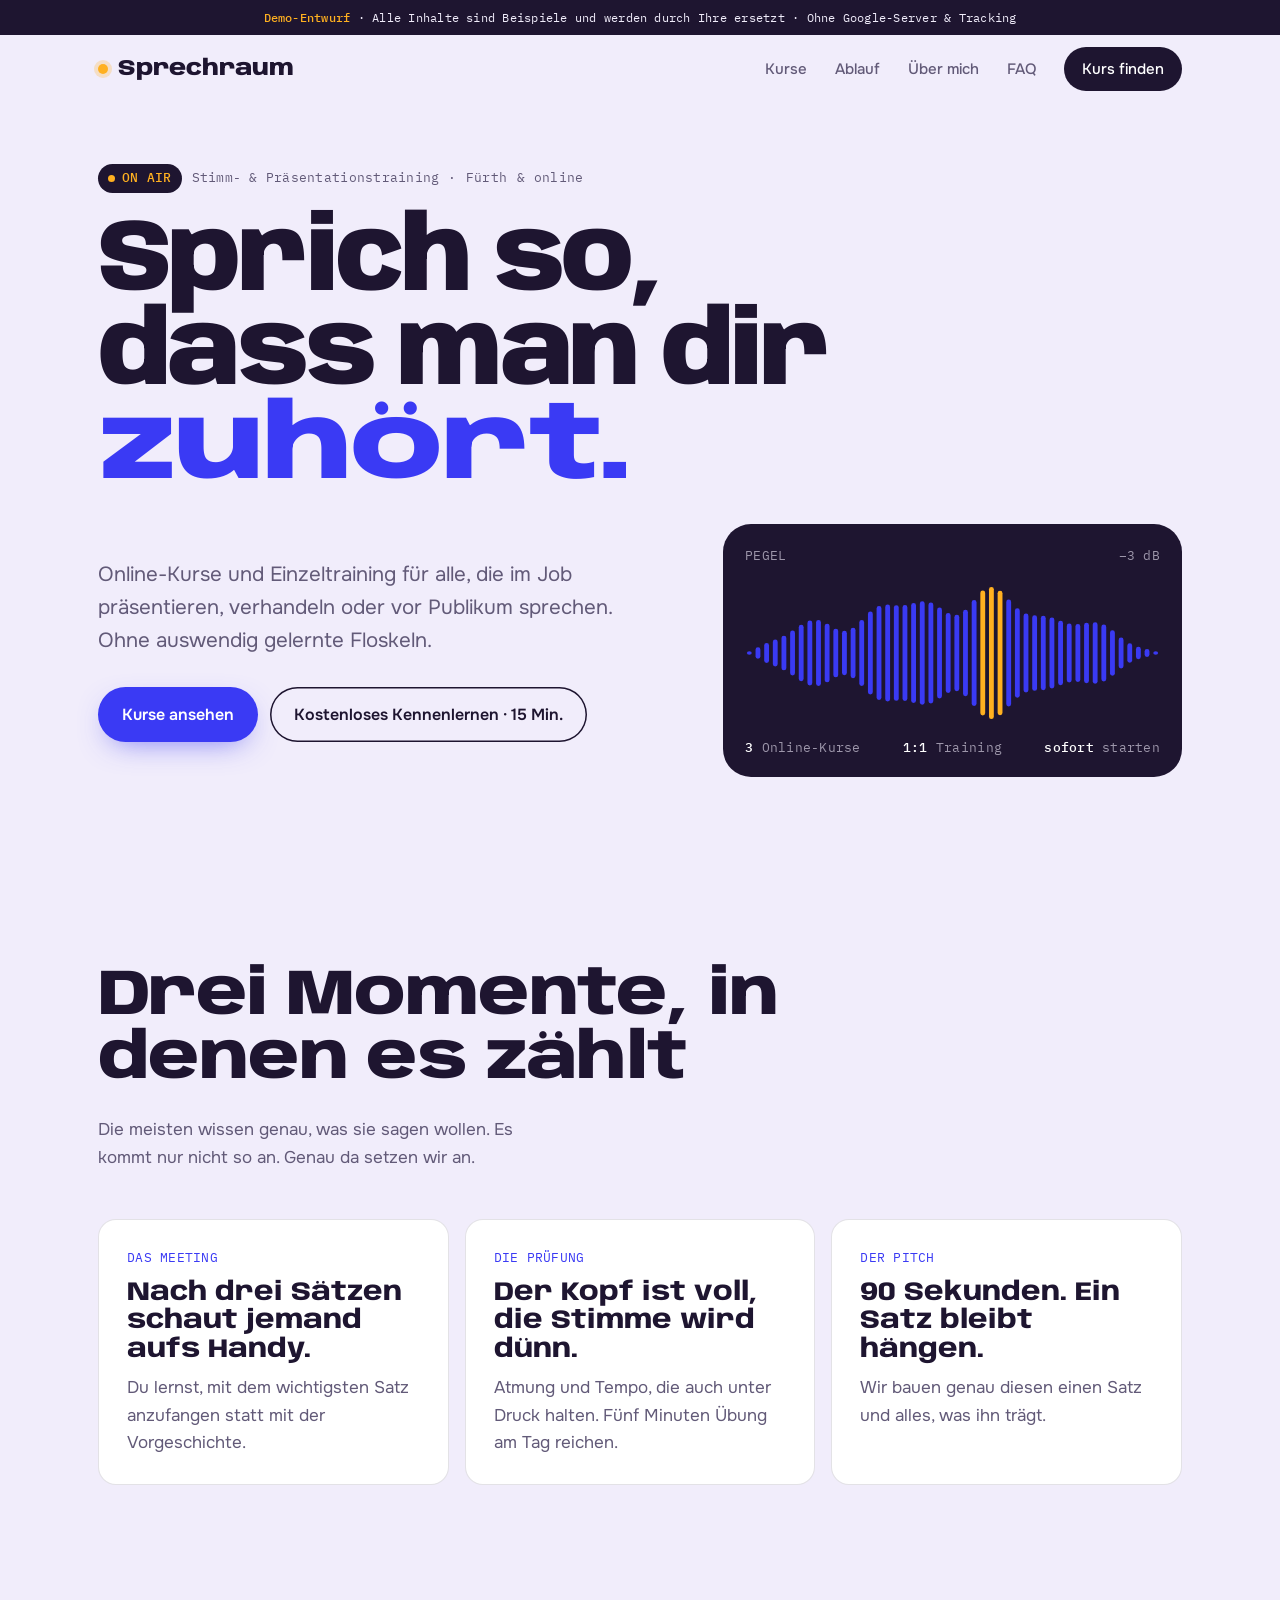
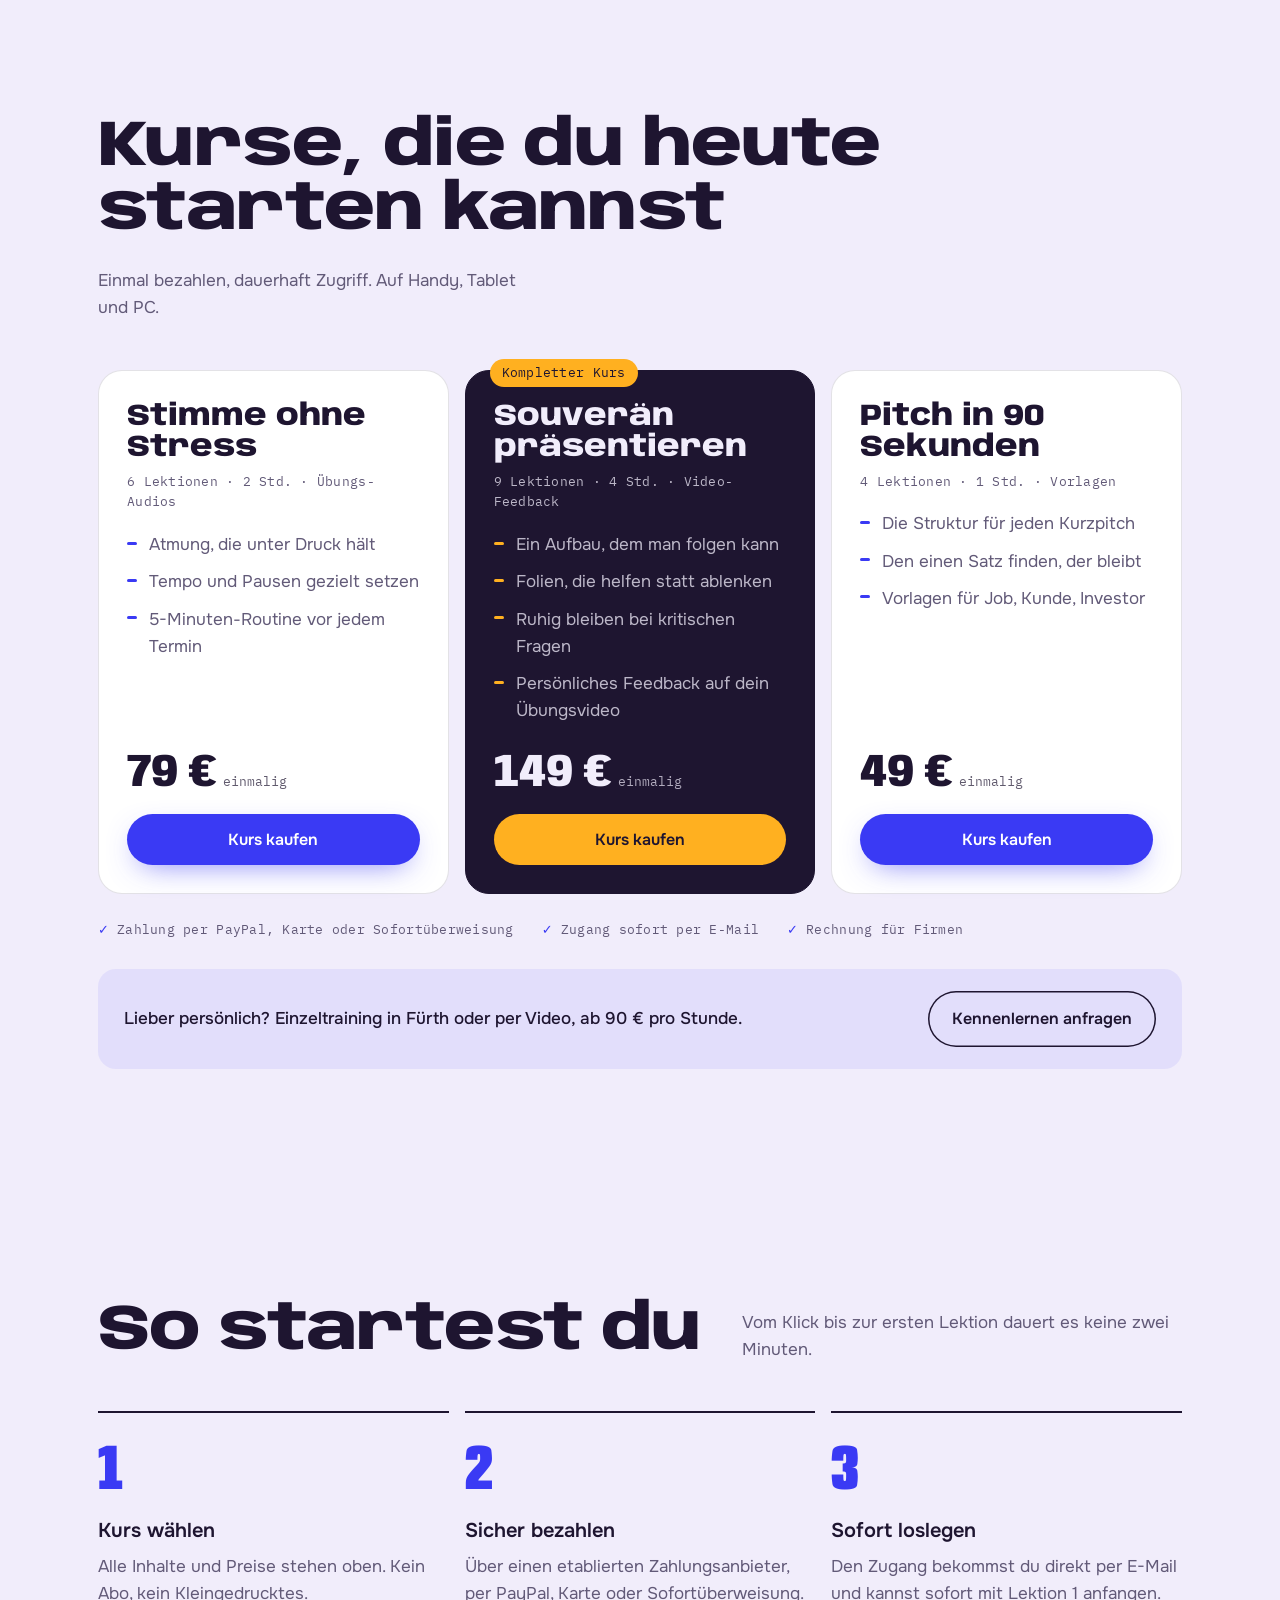
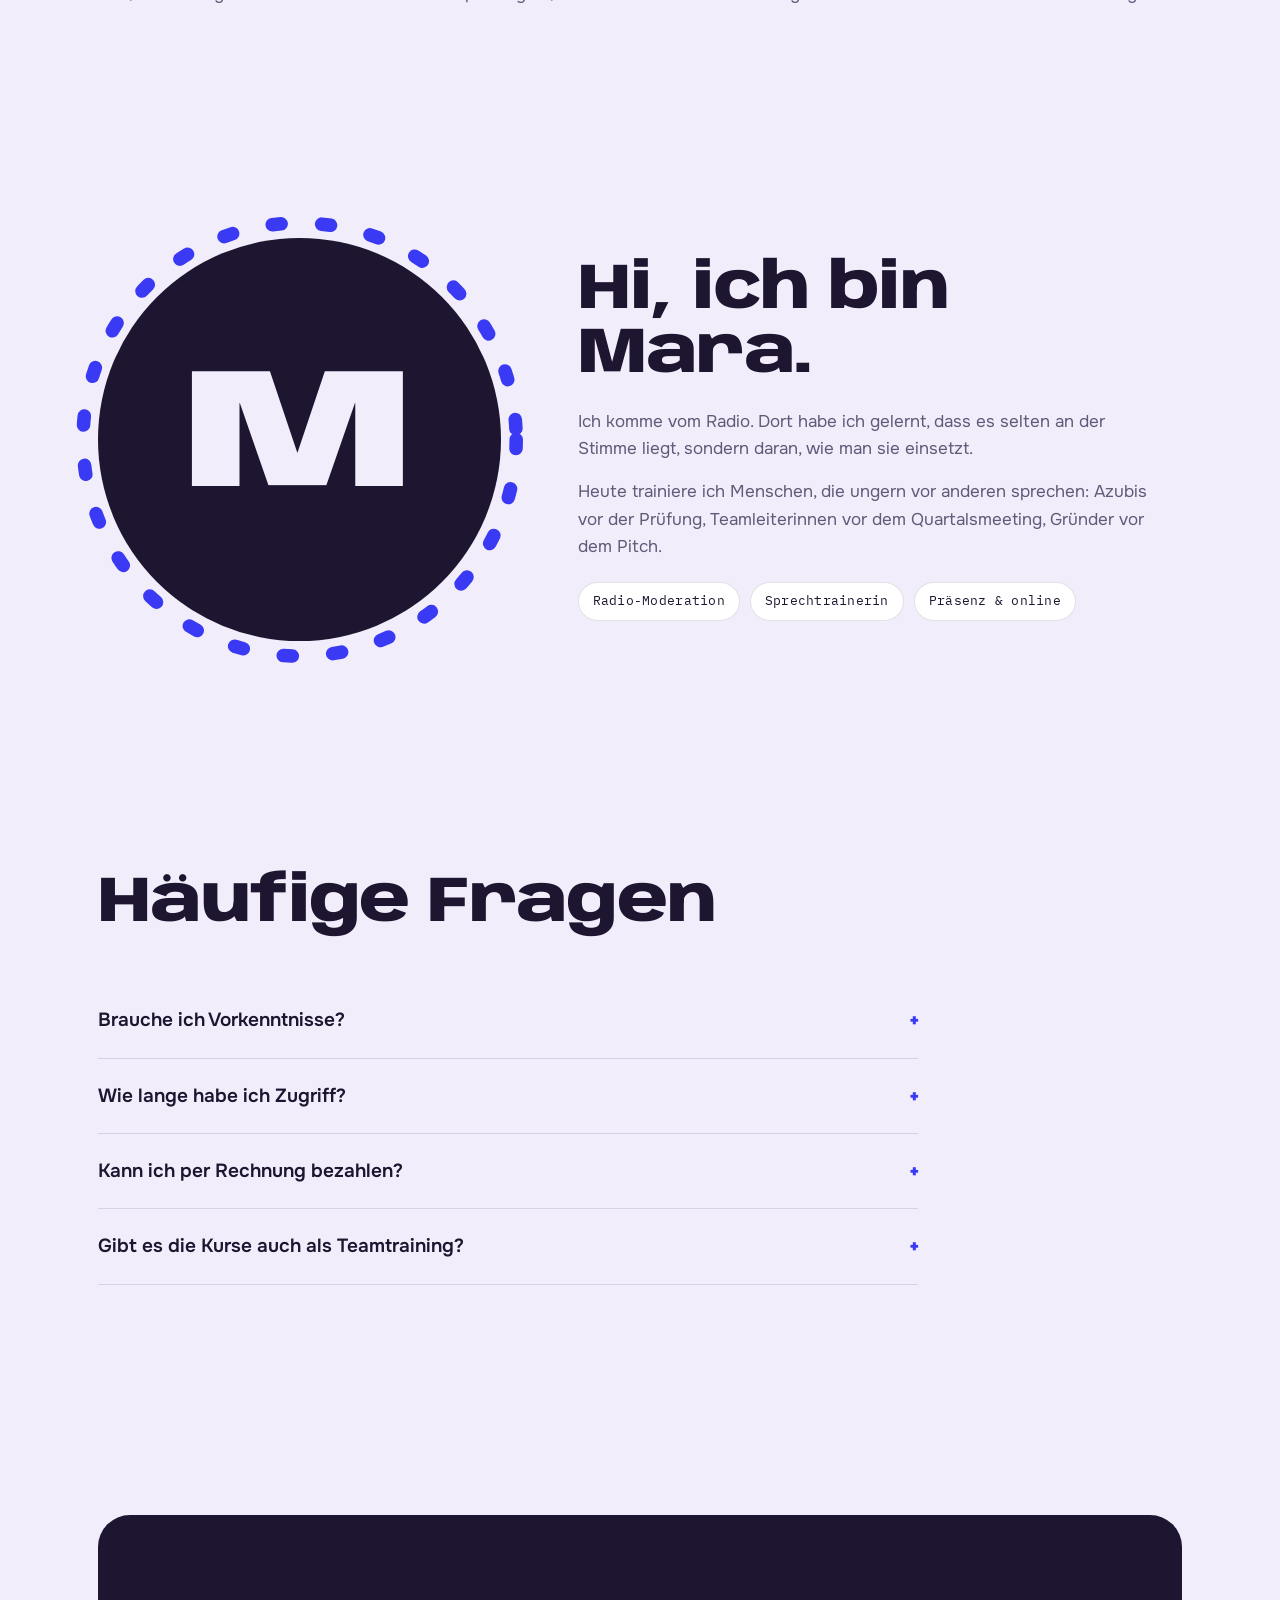
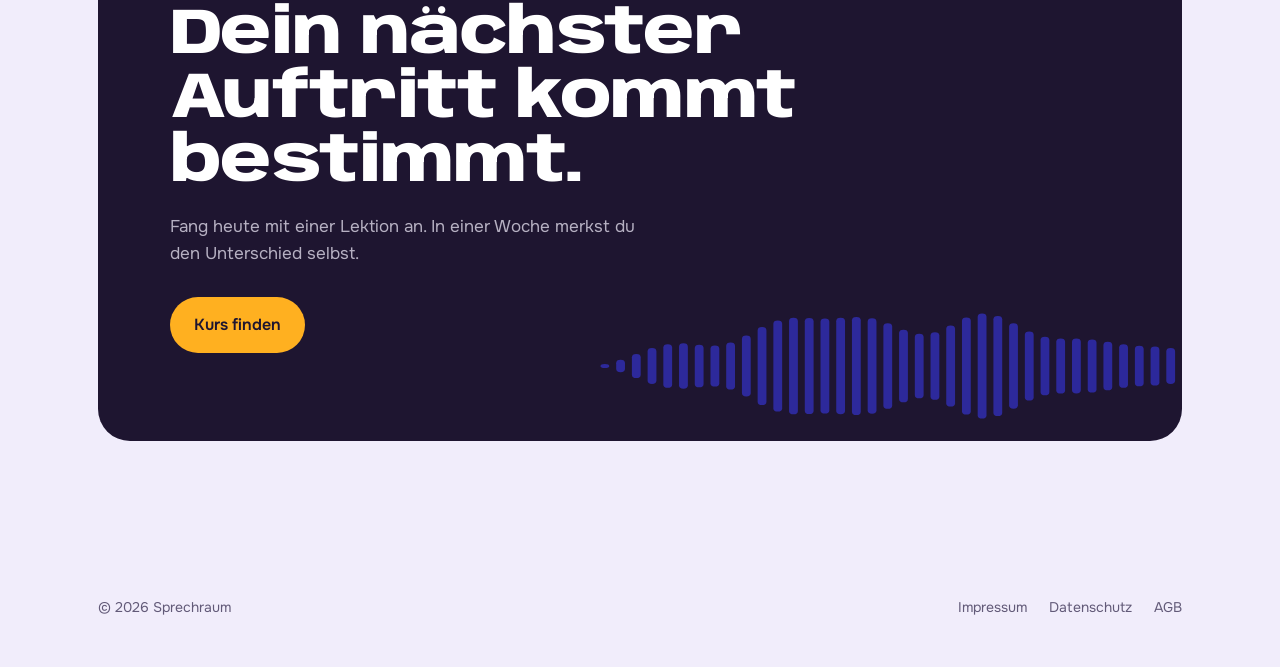
<file: index.html>
<!doctype html>
<html lang="de">
<head>
<meta charset="utf-8">
<meta name="viewport" content="width=device-width, initial-scale=1">
<meta name="robots" content="noindex, nofollow">
<title>Sprechraum – Stimm- & Präsentationstraining (Demo-Entwurf)</title>
<meta name="description" content="Demo-Entwurf eines Onepagers mit Kursverkauf: Online-Kurse und Einzeltraining für Stimme und Auftreten.">
<link rel="preload" href="fonts/Anybody-300-900-latin.woff2" as="font" type="font/woff2" crossorigin>
<link rel="stylesheet" href="fonts/fonts.css">
<style>
  :root {
    --plum: #1E1530;
    --lilac: #F1EDFB;
    --cobalt: #3A3AF4;
    --cobalt-deep: #2A2AC8;
    --amber: #FFB020;
    --paper: #FFFFFF;
    --muted: #625A78;
    --line: rgba(30, 21, 48, 0.12);
    --radius: 18px;
    --gutter: clamp(16px, 4vw, 48px);
    --max: 1180px;
    --display: "Anybody", "Arial Narrow", sans-serif;
    --body: "Onest", system-ui, sans-serif;
    --mono: "IBM Plex Mono", ui-monospace, monospace;
  }
  *, *::before, *::after { box-sizing: border-box; }
  html { scroll-behavior: smooth; -webkit-text-size-adjust: 100%; }
  body {
    margin: 0;
    background: var(--lilac);
    color: var(--plum);
    font-family: var(--body);
    font-size: 17px;
    line-height: 1.6;
    overflow-x: hidden;
  }
  img, svg { display: block; max-width: 100%; }
  a { color: inherit; }
  :focus-visible { outline: 3px solid var(--amber); outline-offset: 3px; border-radius: 6px; }

  .wrap { width: 100%; max-width: var(--max); margin: 0 auto; padding-left: var(--gutter); padding-right: var(--gutter); }
  .mono { font-family: var(--mono); font-size: 13px; letter-spacing: 0.02em; }

  /* ---------- Header ---------- */
  .site-header {
    position: sticky; top: 0; z-index: 20;
    background: rgba(241, 237, 251, 0.82);
    backdrop-filter: saturate(1.4) blur(12px);
    -webkit-backdrop-filter: saturate(1.4) blur(12px);
    border-bottom: 1px solid transparent;
    transition: border-color .3s ease;
  }
  .site-header.is-scrolled { border-bottom-color: var(--line); }
  .site-header .wrap { display: flex; align-items: center; justify-content: space-between; gap: 16px; height: 68px; }
  .brand { display: flex; align-items: center; gap: 10px; text-decoration: none; font-family: var(--display); font-weight: 800; font-size: 22px; font-variation-settings: "wdth" 112; letter-spacing: -0.01em; }
  .brand-dot { width: 10px; height: 10px; border-radius: 50%; background: var(--amber); box-shadow: 0 0 0 4px rgba(255, 176, 32, .25); }
  .nav { display: flex; align-items: center; gap: 28px; }
  .nav a { text-decoration: none; font-weight: 500; font-size: 15px; color: var(--muted); transition: color .2s; }
  .nav a:hover { color: var(--plum); }
  .nav .btn-small { color: var(--paper); }

  .btn {
    display: inline-flex; align-items: center; justify-content: center; gap: 10px;
    border: 0; cursor: pointer; text-decoration: none;
    font-family: var(--body); font-weight: 600; font-size: 16px;
    padding: 15px 24px; border-radius: 999px;
    transition: transform .2s ease, background-color .2s ease, box-shadow .2s ease;
  }
  .btn:active { transform: translateY(1px) scale(.98); }
  .btn-primary { background: var(--cobalt); color: var(--paper); box-shadow: 0 10px 30px -12px rgba(58, 58, 244, .7); }
  .btn-primary:hover { background: var(--cobalt-deep); }
  .btn-ghost { background: transparent; color: var(--plum); box-shadow: inset 0 0 0 1.5px var(--plum); }
  .btn-ghost:hover { background: var(--plum); color: var(--paper); }
  .btn-small { padding: 10px 18px; font-size: 14px; background: var(--plum); color: var(--paper); }
  .btn-small:hover { background: var(--cobalt); }

  /* ---------- Hero ---------- */
  .hero { padding: clamp(28px, 5vw, 60px) 0 clamp(32px, 6vw, 72px); }
  .eyebrow { display: flex; flex-wrap: wrap; align-items: center; gap: 8px 10px; color: var(--muted); margin-bottom: 22px; }
  .onair { display: inline-flex; align-items: center; gap: 7px; padding: 4px 10px; border-radius: 999px; background: var(--plum); color: var(--amber); font-weight: 500; }
  .onair::before { content: ""; width: 7px; height: 7px; border-radius: 50%; background: var(--amber); animation: blink 1.6s ease-in-out infinite; }
  @keyframes blink { 50% { opacity: .25; } }

  .headline {
    font-family: var(--display);
    font-weight: 850;
    font-size: clamp(42px, 8vw, 112px);
    line-height: .92;
    letter-spacing: -0.035em;
    margin: 0 0 26px;
    max-width: 12ch;
  }
  .headline .w {
    display: inline-block;
    font-variation-settings: "wdth" 100;
    transition: font-variation-settings .45s cubic-bezier(.2,.8,.2,1), color .45s ease;
  }
  .headline .w.is-spoken { color: var(--cobalt); font-variation-settings: "wdth" 128; }
  .headline .w.is-rest { color: var(--plum); font-variation-settings: "wdth" 100; }
  .headline .w.accent { color: var(--cobalt); }

  .hero-grid { display: grid; grid-template-columns: 1.1fr .9fr; gap: clamp(24px, 5vw, 64px); align-items: center; }
  .lede { font-size: clamp(18px, 1.6vw, 21px); color: var(--muted); max-width: 38ch; margin: 0 0 30px; }
  .cta-row { display: flex; flex-wrap: wrap; gap: 12px; }

  .wave-card {
    position: relative;
    background: var(--plum);
    color: var(--lilac);
    border-radius: 28px;
    padding: 22px 22px 18px;
    overflow: hidden;
  }
  .wave-card .mono { color: rgba(241, 237, 251, .6); display: flex; justify-content: space-between; gap: 12px; }
  .wave { width: 100%; height: 150px; margin: 12px 0 10px; }
  .wave rect { fill: var(--cobalt); transform-box: fill-box; transform-origin: center; }
  .wave rect.hot { fill: var(--amber); }
  .wave-meta { display: flex; gap: 18px; flex-wrap: wrap; }
  .wave-meta b { color: var(--paper); font-weight: 500; }

  /* ---------- Sections ---------- */
  section { scroll-margin-top: 80px; }
  .section { padding: clamp(56px, 9vw, 120px) 0; }
  .section-head { display: flex; justify-content: space-between; align-items: end; gap: 24px; margin-bottom: clamp(28px, 4vw, 48px); flex-wrap: wrap; }
  .h2 {
    font-family: var(--display);
    font-weight: 800;
    font-variation-settings: "wdth" 115;
    font-size: clamp(32px, 5vw, 64px);
    line-height: 1;
    letter-spacing: -0.025em;
    margin: 0;
    max-width: 18ch;
  }
  .section-head p { margin: 0; color: var(--muted); max-width: 40ch; }

  /* Moments */
  .moments { display: grid; grid-template-columns: repeat(3, 1fr); gap: 16px; }
  .moment { background: var(--paper); border-radius: var(--radius); padding: 28px; border: 1px solid var(--line); }
  .moment .mono { color: var(--cobalt); text-transform: uppercase; }
  .moment h3 { font-family: var(--display); font-weight: 750; font-variation-settings: "wdth" 110; font-size: 26px; line-height: 1.1; margin: 10px 0 10px; }
  .moment p { margin: 0; color: var(--muted); }

  /* Courses */
  .courses { display: grid; grid-template-columns: repeat(3, 1fr); gap: 16px; align-items: stretch; }
  .course {
    position: relative; display: flex; flex-direction: column;
    background: var(--paper); border-radius: 24px; padding: 30px 28px 28px;
    border: 1px solid var(--line);
    transition: transform .35s cubic-bezier(.2,.8,.2,1), box-shadow .35s ease;
  }
  .course:hover { transform: translateY(-6px); box-shadow: 0 30px 60px -30px rgba(30, 21, 48, .35); }
  .course.featured { background: var(--plum); color: var(--lilac); border-color: var(--plum); }
  .course.featured .course-meta, .course.featured li { color: rgba(241, 237, 251, .75); }
  .course.featured li::before { background: var(--amber); }
  .tag { position: absolute; top: -12px; left: 24px; background: var(--amber); color: var(--plum); padding: 4px 12px; border-radius: 999px; }
  .course h3 { font-family: var(--display); font-weight: 800; font-variation-settings: "wdth" 108; font-size: 30px; line-height: 1.05; margin: 0 0 8px; }
  .course-meta { color: var(--muted); margin-bottom: 18px; }
  .course ul { list-style: none; padding: 0; margin: 0 0 26px; display: grid; gap: 10px; }
  .course li { position: relative; padding-left: 22px; color: var(--muted); }
  .course li::before { content: ""; position: absolute; left: 0; top: .62em; width: 10px; height: 3px; border-radius: 2px; background: var(--cobalt); }
  .price { font-family: var(--display); font-weight: 800; font-variation-settings: "wdth" 90; font-size: 46px; line-height: 1; margin-top: auto; margin-bottom: 18px; }
  .price small { font-family: var(--mono); font-size: 13px; font-weight: 400; opacity: .7; margin-left: 6px; }
  .course .btn { width: 100%; }
  .course.featured .btn-primary { background: var(--amber); color: var(--plum); box-shadow: none; }
  .course.featured .btn-primary:hover { background: #ffc24f; }
  .trust { display: flex; flex-wrap: wrap; gap: 10px 28px; margin-top: 26px; color: var(--muted); }
  .trust span::before { content: "✓"; color: var(--cobalt); margin-right: 8px; font-family: var(--body); }
  .one-on-one { margin-top: 28px; display: flex; justify-content: space-between; align-items: center; gap: 16px 24px; flex-wrap: wrap; padding: 22px 26px; border-radius: var(--radius); background: rgba(58, 58, 244, .08); }
  .one-on-one p { margin: 0; font-weight: 500; }

  /* Steps */
  .steps { display: grid; grid-template-columns: repeat(3, 1fr); gap: 16px; counter-reset: step; }
  .step { counter-increment: step; padding: 26px 0 0; border-top: 2px solid var(--plum); }
  .step::before { content: counter(step); display: block; font-family: var(--display); font-weight: 900; font-variation-settings: "wdth" 60; font-size: 64px; line-height: 1; color: var(--cobalt); margin-bottom: 12px; }
  .step h3 { margin: 0 0 6px; font-size: 20px; }
  .step p { margin: 0; color: var(--muted); }

  /* About */
  .about { display: grid; grid-template-columns: .8fr 1.2fr; gap: clamp(28px, 6vw, 80px); align-items: center; }
  .portrait { position: relative; aspect-ratio: 1; max-width: 420px; width: 100%; border-radius: 50%; background: var(--plum); display: grid; place-items: center; }
  .portrait span { font-family: var(--display); font-weight: 900; font-variation-settings: "wdth" 150; font-size: clamp(90px, 14vw, 170px); color: var(--lilac); line-height: 1; }
  .portrait svg { position: absolute; inset: -6%; width: 112%; height: 112%; max-width: none; }
  .portrait circle { fill: none; stroke: var(--cobalt); stroke-width: 3; stroke-dasharray: 2 9; stroke-linecap: round; }
  .about p { color: var(--muted); margin: 0 0 16px; max-width: 52ch; }
  .facts { display: flex; flex-wrap: wrap; gap: 10px; margin-top: 22px; }
  .facts span { padding: 8px 14px; border-radius: 999px; background: var(--paper); border: 1px solid var(--line); }

  /* FAQ */
  .faq { max-width: 820px; }
  .faq details { border-bottom: 1px solid var(--line); }
  .faq summary { cursor: pointer; list-style: none; display: flex; justify-content: space-between; align-items: center; gap: 16px; padding: 22px 0; font-weight: 600; font-size: 19px; }
  .faq summary::-webkit-details-marker { display: none; }
  .faq summary::after { content: "+"; font-family: var(--display); font-weight: 700; font-size: 28px; line-height: 1; color: var(--cobalt); transition: transform .3s ease; }
  .faq details[open] summary::after { transform: rotate(45deg); }
  .faq details p { margin: 0 0 22px; color: var(--muted); max-width: 64ch; }

  /* Final CTA */
  .final { background: var(--plum); color: var(--lilac); border-radius: 32px; padding: clamp(36px, 7vw, 88px) clamp(24px, 6vw, 72px); position: relative; overflow: hidden; }
  .final .h2 { color: var(--paper); max-width: 14ch; }
  .final p { color: rgba(241, 237, 251, .72); max-width: 44ch; margin: 18px 0 30px; }
  .final .btn { position: relative; z-index: 1; }
  .final .wave { position: absolute; right: -4%; bottom: -10px; width: 58%; height: 150px; opacity: .55; pointer-events: none; }

  /* Footer */
  .site-footer { padding: 40px 0 48px; color: var(--muted); font-size: 14px; }
  .site-footer .wrap { display: flex; justify-content: space-between; gap: 16px; flex-wrap: wrap; }
  .site-footer nav { display: flex; gap: 22px; flex-wrap: wrap; }
  .site-footer a { text-decoration: none; }
  .site-footer a:hover { color: var(--plum); }

  /* Demo badge + checkout dialog */
  .demo-strip { background: var(--plum); color: var(--lilac); text-align: center; padding: 8px 16px; font-size: 12px; }
  .demo-strip b { color: var(--amber); font-weight: 500; }
  dialog { border: 0; border-radius: 24px; padding: 0; max-width: 520px; width: calc(100vw - 32px); color: var(--plum); box-shadow: 0 40px 80px -20px rgba(30, 21, 48, .5); }
  dialog::backdrop { background: rgba(30, 21, 48, .55); backdrop-filter: blur(3px); }
  .dlg { padding: 28px; }
  .dlg .mono { color: var(--cobalt); }
  .dlg h3 { font-family: var(--display); font-weight: 800; font-variation-settings: "wdth" 110; font-size: 28px; line-height: 1.1; margin: 8px 0 12px; }
  .dlg p { color: var(--muted); margin: 0 0 14px; }
  .dlg-order { display: flex; justify-content: space-between; align-items: baseline; gap: 12px; padding: 14px 16px; border-radius: 14px; background: var(--lilac); margin: 16px 0 20px; font-weight: 600; }
  .dlg-providers { display: flex; flex-wrap: wrap; gap: 8px; margin-bottom: 20px; }
  .dlg-providers span { padding: 6px 12px; border-radius: 999px; border: 1px solid var(--line); }

  /* Reveal on scroll */
  .reveal { opacity: 0; transform: translateY(28px); transition: opacity .8s cubic-bezier(.2,.8,.2,1), transform .8s cubic-bezier(.2,.8,.2,1); transition-delay: var(--d, 0s); }
  .reveal.is-in { opacity: 1; transform: none; }

  @media (max-width: 960px) {
    .hero-grid, .about { grid-template-columns: 1fr; }
    .moments, .courses, .steps { grid-template-columns: 1fr; }
    .courses { gap: 28px; }
    .nav a:not(.btn-small) { display: none; }
    .portrait { max-width: 280px; margin: 0 auto; }
  }
  @media (max-width: 520px) {
    body { font-size: 16px; }
    .cta-row .btn { width: 100%; }
    .wave { height: 120px; }
    .final .wave { width: 90%; opacity: .35; }
  }
  @media (prefers-reduced-motion: reduce) {
    html { scroll-behavior: auto; }
    .reveal { opacity: 1; transform: none; transition: none; }
    .headline .w { transition: none; }
    .onair::before { animation: none; }
    .course, .btn { transition: none; }
  }
</style>
</head>
<body>

<div class="demo-strip mono" role="note"><b>Demo-Entwurf</b> · Alle Inhalte sind Beispiele und werden durch Ihre ersetzt · Ohne Google-Server &amp; Tracking</div>

<header class="site-header" id="top">
  <div class="wrap">
    <a class="brand" href="#top" aria-label="Sprechraum – zur Startseite"><span class="brand-dot" aria-hidden="true"></span>Sprechraum</a>
    <nav class="nav" aria-label="Hauptnavigation">
      <a href="#kurse">Kurse</a>
      <a href="#ablauf">Ablauf</a>
      <a href="#ueber">Über mich</a>
      <a href="#faq">FAQ</a>
      <a class="btn btn-small" href="#kurse">Kurs finden</a>
    </nav>
  </div>
</header>

<main>
  <section class="hero">
    <div class="wrap">
      <div class="eyebrow mono"><span class="onair">ON AIR</span> Stimm- &amp; Präsentationstraining · <span data-ort>Fürth</span> &amp; online</div>
      <h1 class="headline" id="headline" aria-label="Sprich so, dass man dir zuhört.">
        <span class="w">Sprich</span> <span class="w">so,</span> <span class="w">dass</span> <span class="w">man</span> <span class="w">dir</span> <span class="w accent-target">zuhört.</span>
      </h1>
      <div class="hero-grid">
        <div>
          <p class="lede">Online-Kurse und Einzeltraining für alle, die im Job präsentieren, verhandeln oder vor Publikum sprechen. Ohne auswendig gelernte Floskeln.</p>
          <div class="cta-row">
            <a class="btn btn-primary" href="#kurse">Kurse ansehen</a>
            <a class="btn btn-ghost" href="#kontakt">Kostenloses Kennenlernen · 15 Min.</a>
          </div>
        </div>
        <div class="wave-card reveal" aria-hidden="true">
          <div class="mono"><span>PEGEL</span><span id="level">−18 dB</span></div>
          <svg class="wave" id="wave" viewBox="0 0 480 170" preserveAspectRatio="none"></svg>
          <div class="wave-meta mono"><span><b>3</b> Online-Kurse</span><span><b>1:1</b> Training</span><span><b>sofort</b> starten</span></div>
        </div>
      </div>
    </div>
  </section>

  <section class="section" aria-labelledby="momente-title">
    <div class="wrap">
      <div class="section-head reveal">
        <h2 class="h2" id="momente-title">Drei Momente, in denen es zählt</h2>
        <p>Die meisten wissen genau, was sie sagen wollen. Es kommt nur nicht so an. Genau da setzen wir an.</p>
      </div>
      <div class="moments">
        <article class="moment reveal" style="--d:.0s">
          <div class="mono">Das Meeting</div>
          <h3>Nach drei Sätzen schaut jemand aufs Handy.</h3>
          <p>Du lernst, mit dem wichtigsten Satz anzufangen statt mit der Vorgeschichte.</p>
        </article>
        <article class="moment reveal" style="--d:.1s">
          <div class="mono">Die Prüfung</div>
          <h3>Der Kopf ist voll, die Stimme wird dünn.</h3>
          <p>Atmung und Tempo, die auch unter Druck halten. Fünf Minuten Übung am Tag reichen.</p>
        </article>
        <article class="moment reveal" style="--d:.2s">
          <div class="mono">Der Pitch</div>
          <h3>90 Sekunden. Ein Satz bleibt hängen.</h3>
          <p>Wir bauen genau diesen einen Satz und alles, was ihn trägt.</p>
        </article>
      </div>
    </div>
  </section>

  <section class="section" id="kurse" aria-labelledby="kurse-title">
    <div class="wrap">
      <div class="section-head reveal">
        <h2 class="h2" id="kurse-title">Kurse, die du heute starten kannst</h2>
        <p>Einmal bezahlen, dauerhaft Zugriff. Auf Handy, Tablet und PC.</p>
      </div>
      <div class="courses">
        <article class="course reveal" style="--d:0s">
          <h3>Stimme ohne Stress</h3>
          <div class="course-meta mono">6 Lektionen · 2 Std. · Übungs-Audios</div>
          <ul>
            <li>Atmung, die unter Druck hält</li>
            <li>Tempo und Pausen gezielt setzen</li>
            <li>5-Minuten-Routine vor jedem Termin</li>
          </ul>
          <div class="price">79 €<small>einmalig</small></div>
          <button class="btn btn-primary" data-buy="Stimme ohne Stress" data-price="79 €">Kurs kaufen</button>
        </article>
        <article class="course featured reveal" style="--d:.1s">
          <span class="tag mono">Kompletter Kurs</span>
          <h3>Souverän präsentieren</h3>
          <div class="course-meta mono">9 Lektionen · 4 Std. · Video-Feedback</div>
          <ul>
            <li>Ein Aufbau, dem man folgen kann</li>
            <li>Folien, die helfen statt ablenken</li>
            <li>Ruhig bleiben bei kritischen Fragen</li>
            <li>Persönliches Feedback auf dein Übungsvideo</li>
          </ul>
          <div class="price">149 €<small>einmalig</small></div>
          <button class="btn btn-primary" data-buy="Souverän präsentieren" data-price="149 €">Kurs kaufen</button>
        </article>
        <article class="course reveal" style="--d:.2s">
          <h3>Pitch in 90 Sekunden</h3>
          <div class="course-meta mono">4 Lektionen · 1 Std. · Vorlagen</div>
          <ul>
            <li>Die Struktur für jeden Kurzpitch</li>
            <li>Den einen Satz finden, der bleibt</li>
            <li>Vorlagen für Job, Kunde, Investor</li>
          </ul>
          <div class="price">49 €<small>einmalig</small></div>
          <button class="btn btn-primary" data-buy="Pitch in 90 Sekunden" data-price="49 €">Kurs kaufen</button>
        </article>
      </div>
      <div class="trust mono reveal">
        <span>Zahlung per PayPal, Karte oder Sofortüberweisung</span>
        <span>Zugang sofort per E-Mail</span>
        <span>Rechnung für Firmen</span>
      </div>
      <div class="one-on-one reveal" id="kontakt">
        <p>Lieber persönlich? Einzeltraining in <span data-ort>Fürth</span> oder per Video, ab 90 € pro Stunde.</p>
        <a class="btn btn-ghost" href="mailto:hallo@example.de?subject=Kennenlerngespr%C3%A4ch">Kennenlernen anfragen</a>
      </div>
    </div>
  </section>

  <section class="section" id="ablauf" aria-labelledby="ablauf-title">
    <div class="wrap">
      <div class="section-head reveal">
        <h2 class="h2" id="ablauf-title">So startest du</h2>
        <p>Vom Klick bis zur ersten Lektion dauert es keine zwei Minuten.</p>
      </div>
      <div class="steps">
        <div class="step reveal" style="--d:0s"><h3>Kurs wählen</h3><p>Alle Inhalte und Preise stehen oben. Kein Abo, kein Kleingedrucktes.</p></div>
        <div class="step reveal" style="--d:.1s"><h3>Sicher bezahlen</h3><p>Über einen etablierten Zahlungsanbieter, per PayPal, Karte oder Sofortüberweisung.</p></div>
        <div class="step reveal" style="--d:.2s"><h3>Sofort loslegen</h3><p>Den Zugang bekommst du direkt per E-Mail und kannst sofort mit Lektion 1 anfangen.</p></div>
      </div>
    </div>
  </section>

  <section class="section" id="ueber" aria-labelledby="ueber-title">
    <div class="wrap about">
      <div class="portrait reveal" aria-hidden="true">
        <svg viewBox="0 0 100 100"><circle cx="50" cy="50" r="48"/></svg>
        <span>M</span>
      </div>
      <div class="reveal" style="--d:.1s">
        <h2 class="h2" id="ueber-title">Hi, ich bin Mara.</h2>
        <p style="margin-top:22px">Ich komme vom Radio. Dort habe ich gelernt, dass es selten an der Stimme liegt, sondern daran, wie man sie einsetzt.</p>
        <p>Heute trainiere ich Menschen, die ungern vor anderen sprechen: Azubis vor der Prüfung, Teamleiterinnen vor dem Quartalsmeeting, Gründer vor dem Pitch.</p>
        <div class="facts mono"><span>Radio-Moderation</span><span>Sprechtrainerin</span><span>Präsenz &amp; online</span></div>
      </div>
    </div>
  </section>

  <section class="section" id="faq" aria-labelledby="faq-title">
    <div class="wrap">
      <div class="section-head reveal"><h2 class="h2" id="faq-title">Häufige Fragen</h2></div>
      <div class="faq reveal">
        <details><summary>Brauche ich Vorkenntnisse?</summary><p>Nein. Die Kurse starten bei null und sind für Menschen gemacht, die sich vor Publikum eher unwohl fühlen.</p></details>
        <details><summary>Wie lange habe ich Zugriff?</summary><p>Dauerhaft. Du zahlst einmal und kannst die Lektionen so oft ansehen, wie du willst, auch auf dem Handy.</p></details>
        <details><summary>Kann ich per Rechnung bezahlen?</summary><p>Ja. Für Firmen gibt es eine Rechnung, gern auch für mehrere Plätze im Team.</p></details>
        <details><summary>Gibt es die Kurse auch als Teamtraining?</summary><p>Ja. Schreib mir kurz, wie viele Personen teilnehmen und worum es geht. Dann bekommst du ein Angebot.</p></details>
      </div>
    </div>
  </section>

  <section class="section" aria-labelledby="final-title">
    <div class="wrap">
      <div class="final reveal">
        <h2 class="h2" id="final-title">Dein nächster Auftritt kommt bestimmt.</h2>
        <p>Fang heute mit einer Lektion an. In einer Woche merkst du den Unterschied selbst.</p>
        <a class="btn btn-primary" href="#kurse" style="background:var(--amber);color:var(--plum);box-shadow:none">Kurs finden</a>
        <svg class="wave" id="wave2" viewBox="0 0 480 150" preserveAspectRatio="none" aria-hidden="true"></svg>
      </div>
    </div>
  </section>
</main>

<footer class="site-footer">
  <div class="wrap">
    <span>© 2026 Sprechraum</span>
    <nav aria-label="Rechtliches"><a href="#impressum">Impressum</a><a href="#datenschutz">Datenschutz</a><a href="#agb">AGB</a></nav>
  </div>
</footer>

<dialog id="checkout" aria-labelledby="dlg-title">
  <div class="dlg">
    <div class="mono">Demo · Kaufen-Button</div>
    <h3 id="dlg-title">Hier öffnet sich Ihr Checkout</h3>
    <p>Im fertigen Auftritt führt dieser Button direkt auf die Bezahlseite Ihres Anbieters. Ihre Kunden zahlen dort per PayPal, Karte oder Sofortüberweisung und bekommen den Kurszugang automatisch per E-Mail.</p>
    <div class="dlg-order"><span id="dlg-course">Kurs</span><span id="dlg-price">0 €</span></div>
    <div class="dlg-providers mono"><span>Digistore24</span><span>ablefy</span><span>Stripe</span><span>CopeCart</span></div>
    <button class="btn btn-primary" type="button" id="dlgClose" style="width:100%">Verstanden</button>
  </div>
</dialog>

<script>
(() => {
  const reduce = window.matchMedia('(prefers-reduced-motion: reduce)').matches;

  // ?ort=Frankfurt personalisiert die Ortsangaben
  const ort = new URLSearchParams(location.search).get('ort');
  if (ort && /^[\p{L} .\-]{2,40}$/u.test(ort)) document.querySelectorAll('[data-ort]').forEach(el => { el.textContent = ort; });

  // Header border on scroll
  const header = document.querySelector('.site-header');
  const onScrollHeader = () => header.classList.toggle('is-scrolled', window.scrollY > 8);
  window.addEventListener('scroll', onScrollHeader, { passive: true });
  onScrollHeader();

  // Reveal on scroll
  const reveals = document.querySelectorAll('.reveal');
  if (reduce || !('IntersectionObserver' in window)) {
    reveals.forEach(el => el.classList.add('is-in'));
  } else {
    const io = new IntersectionObserver(entries => {
      entries.forEach(e => { if (e.isIntersecting) { e.target.classList.add('is-in'); io.unobserve(e.target); } });
    }, { rootMargin: '0px 0px -8% 0px', threshold: 0.12 });
    reveals.forEach(el => io.observe(el));
  }

  // Waveform: bars that listen to pointer and scroll
  const makeWave = (svg, count, w, h) => {
    const ns = 'http://www.w3.org/2000/svg';
    const gap = w / count;
    const barW = gap * 0.56;
    const bars = [];
    for (let i = 0; i < count; i++) {
      const r = document.createElementNS(ns, 'rect');
      r.setAttribute('x', (i * gap + (gap - barW) / 2).toFixed(2));
      r.setAttribute('width', barW.toFixed(2));
      r.setAttribute('rx', (barW / 2).toFixed(2));
      svg.appendChild(r);
      bars.push(r);
    }
    const set = (i, amp) => {
      const bh = Math.max(4, amp * h * 0.92);
      bars[i].setAttribute('y', ((h - bh) / 2).toFixed(2));
      bars[i].setAttribute('height', bh.toFixed(2));
    };
    return { bars, set, count };
  };

  const w1 = makeWave(document.getElementById('wave'), 48, 480, 170);
  const w2 = makeWave(document.getElementById('wave2'), 40, 480, 150);
  const level = document.getElementById('level');

  let energy = 0.18;      // current loudness 0..1
  let target = 0.18;
  let lastY = window.scrollY;
  let t = 0;

  const kick = v => { target = Math.min(1, target + v); };
  window.addEventListener('pointermove', e => kick(Math.min(0.08, (Math.abs(e.movementX) + Math.abs(e.movementY)) / 900)), { passive: true });
  window.addEventListener('scroll', () => { const y = window.scrollY; kick(Math.min(0.25, Math.abs(y - lastY) / 600)); lastY = y; }, { passive: true });

  const shape = (i, n, time, e) => {
    const x = i / (n - 1);
    const envelope = Math.sin(Math.PI * x) ** 0.8;
    const n1 = Math.sin(time * 3.1 + i * 0.55) * 0.5 + 0.5;
    const n2 = Math.sin(time * 5.7 - i * 0.93) * 0.5 + 0.5;
    const n3 = Math.sin(time * 1.3 + i * 0.21) * 0.5 + 0.5;
    return Math.min(1, envelope * (0.12 + e * (0.35 + 0.65 * (n1 * 0.5 + n2 * 0.3 + n3 * 0.2))));
  };

  const drawStatic = () => {
    for (let i = 0; i < w1.count; i++) w1.set(i, shape(i, w1.count, 1.7, 0.45));
    for (let i = 0; i < w2.count; i++) w2.set(i, shape(i, w2.count, 2.4, 0.4));
  };

  if (reduce) {
    drawStatic();
  } else {
    const loop = () => {
      t += 0.016;
      target += (0.18 - target) * 0.02;       // settle back to idle
      energy += (target - energy) * 0.12;     // smooth
      for (let i = 0; i < w1.count; i++) {
        const a = shape(i, w1.count, t, energy);
        w1.set(i, a);
        w1.bars[i].classList.toggle('hot', a > 0.86);
      }
      for (let i = 0; i < w2.count; i++) w2.set(i, shape(i, w2.count, t * 0.8 + 3, energy * 0.9));
      const db = Math.round(-30 + energy * 30);
      level.textContent = (db <= 0 ? '−' + Math.abs(db) : '+' + db) + ' dB';
      requestAnimationFrame(loop);
    };
    requestAnimationFrame(loop);
  }

  // Headline "spoken" word by word on load, in sync with the waveform
  const words = Array.from(document.querySelectorAll('#headline .w'));
  if (reduce) {
    words[words.length - 1].classList.add('accent');
  } else {
    words.forEach((w, i) => {
      setTimeout(() => { w.classList.add('is-spoken'); kick(0.55); }, 350 + i * 260);
      setTimeout(() => { if (i < words.length - 1) { w.classList.remove('is-spoken'); w.classList.add('is-rest'); } }, 350 + i * 260 + 420);
    });
    setTimeout(() => { const last = words[words.length - 1]; last.classList.remove('is-spoken'); last.classList.add('accent'); }, 350 + words.length * 260 + 500);
  }

  // Demo checkout dialog
  const dlg = document.getElementById('checkout');
  document.querySelectorAll('[data-buy]').forEach(btn => btn.addEventListener('click', () => {
    document.getElementById('dlg-course').textContent = btn.dataset.buy;
    document.getElementById('dlg-price').textContent = btn.dataset.price;
    if (typeof dlg.showModal === 'function') dlg.showModal(); else alert('Hier öffnet sich im fertigen Auftritt Ihr Checkout.');
  }));
  document.getElementById('dlgClose').addEventListener('click', () => dlg.close());
  dlg.addEventListener('click', e => { if (e.target === dlg) dlg.close(); });

})();
</script>
</body>
</html>
</file>
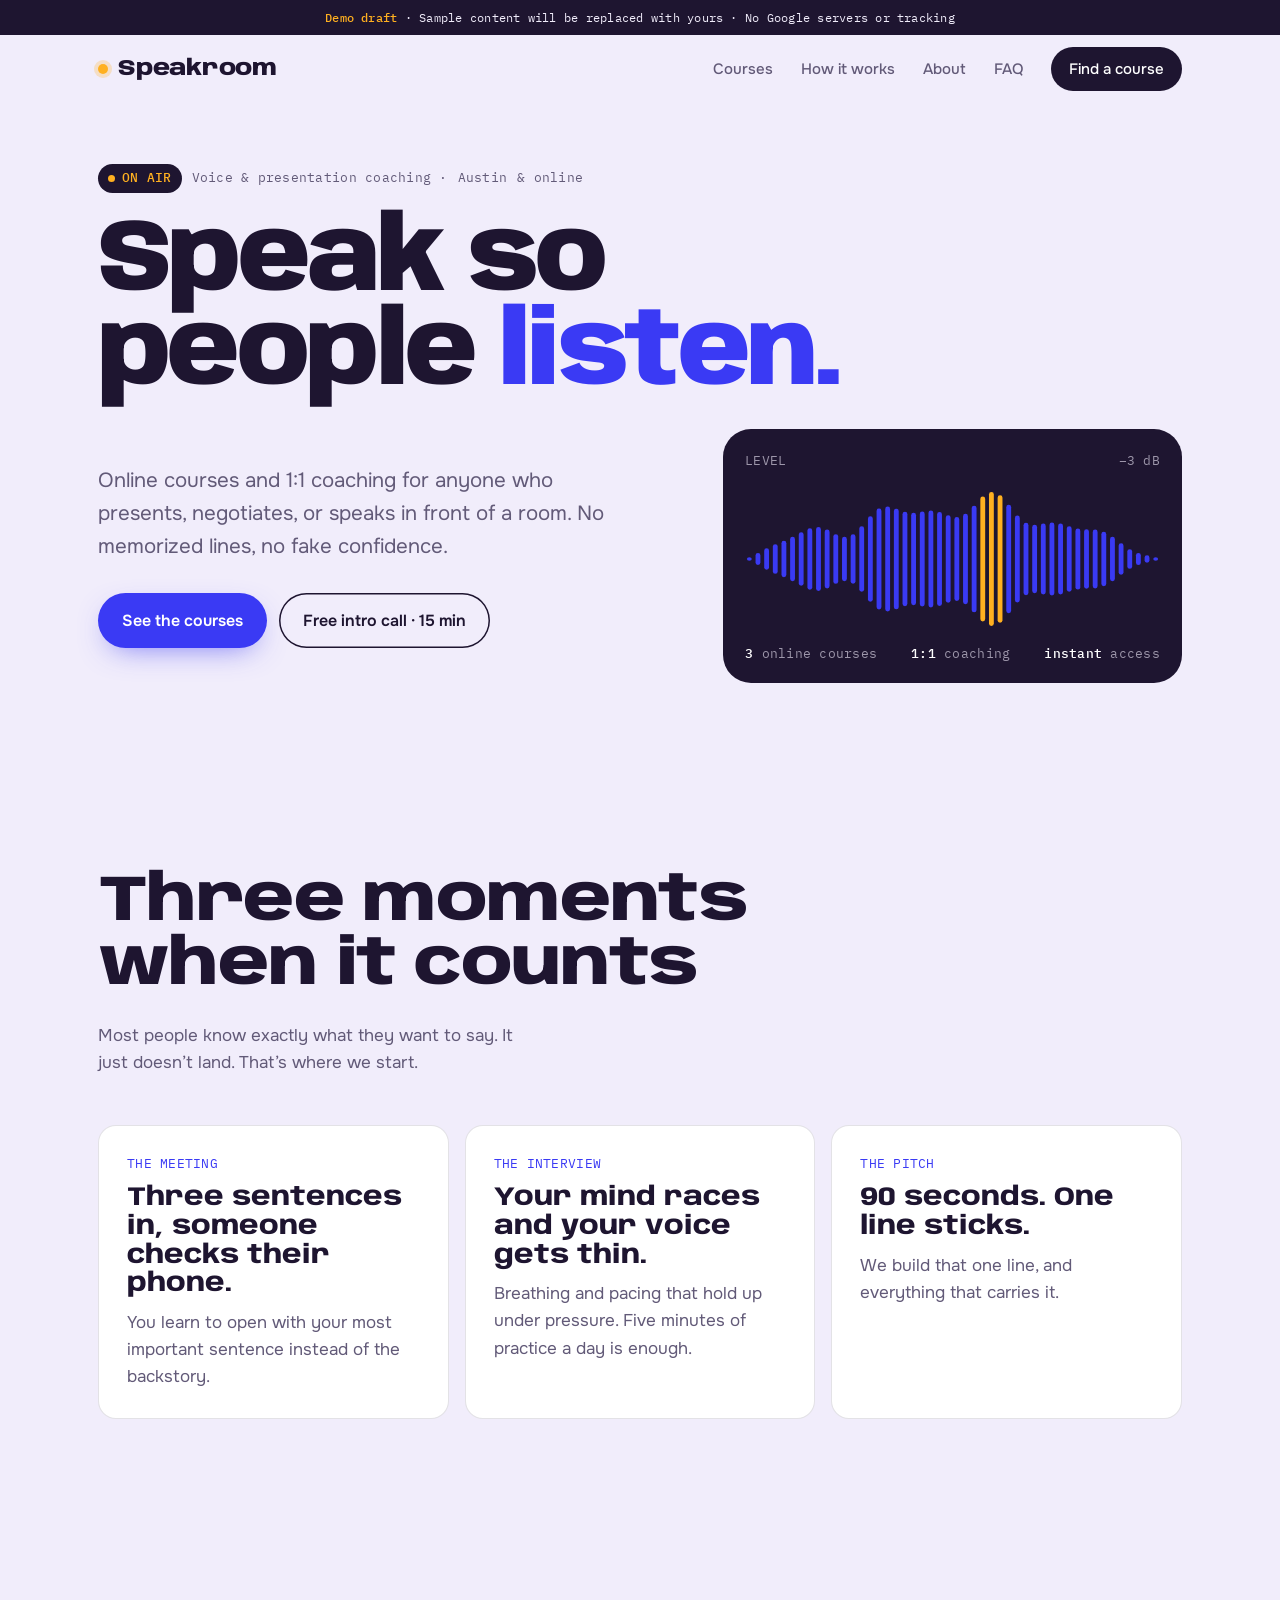
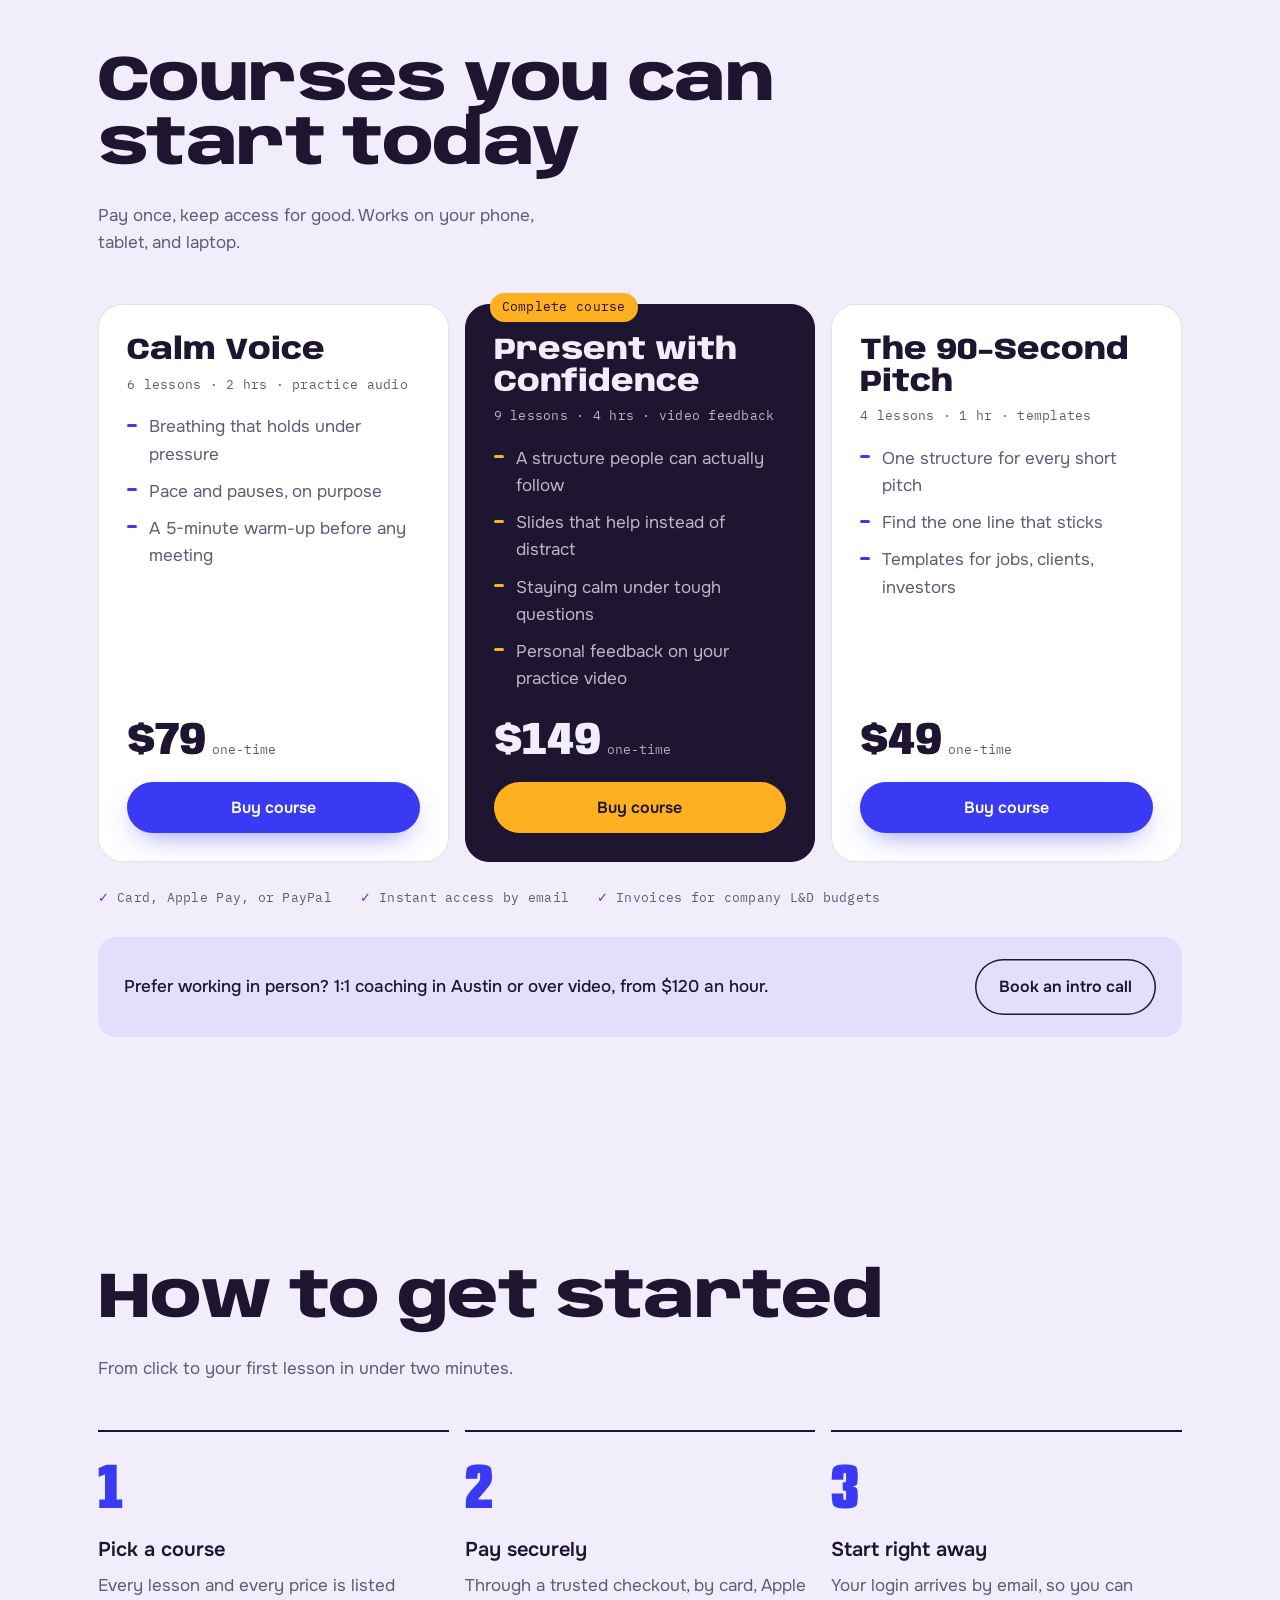
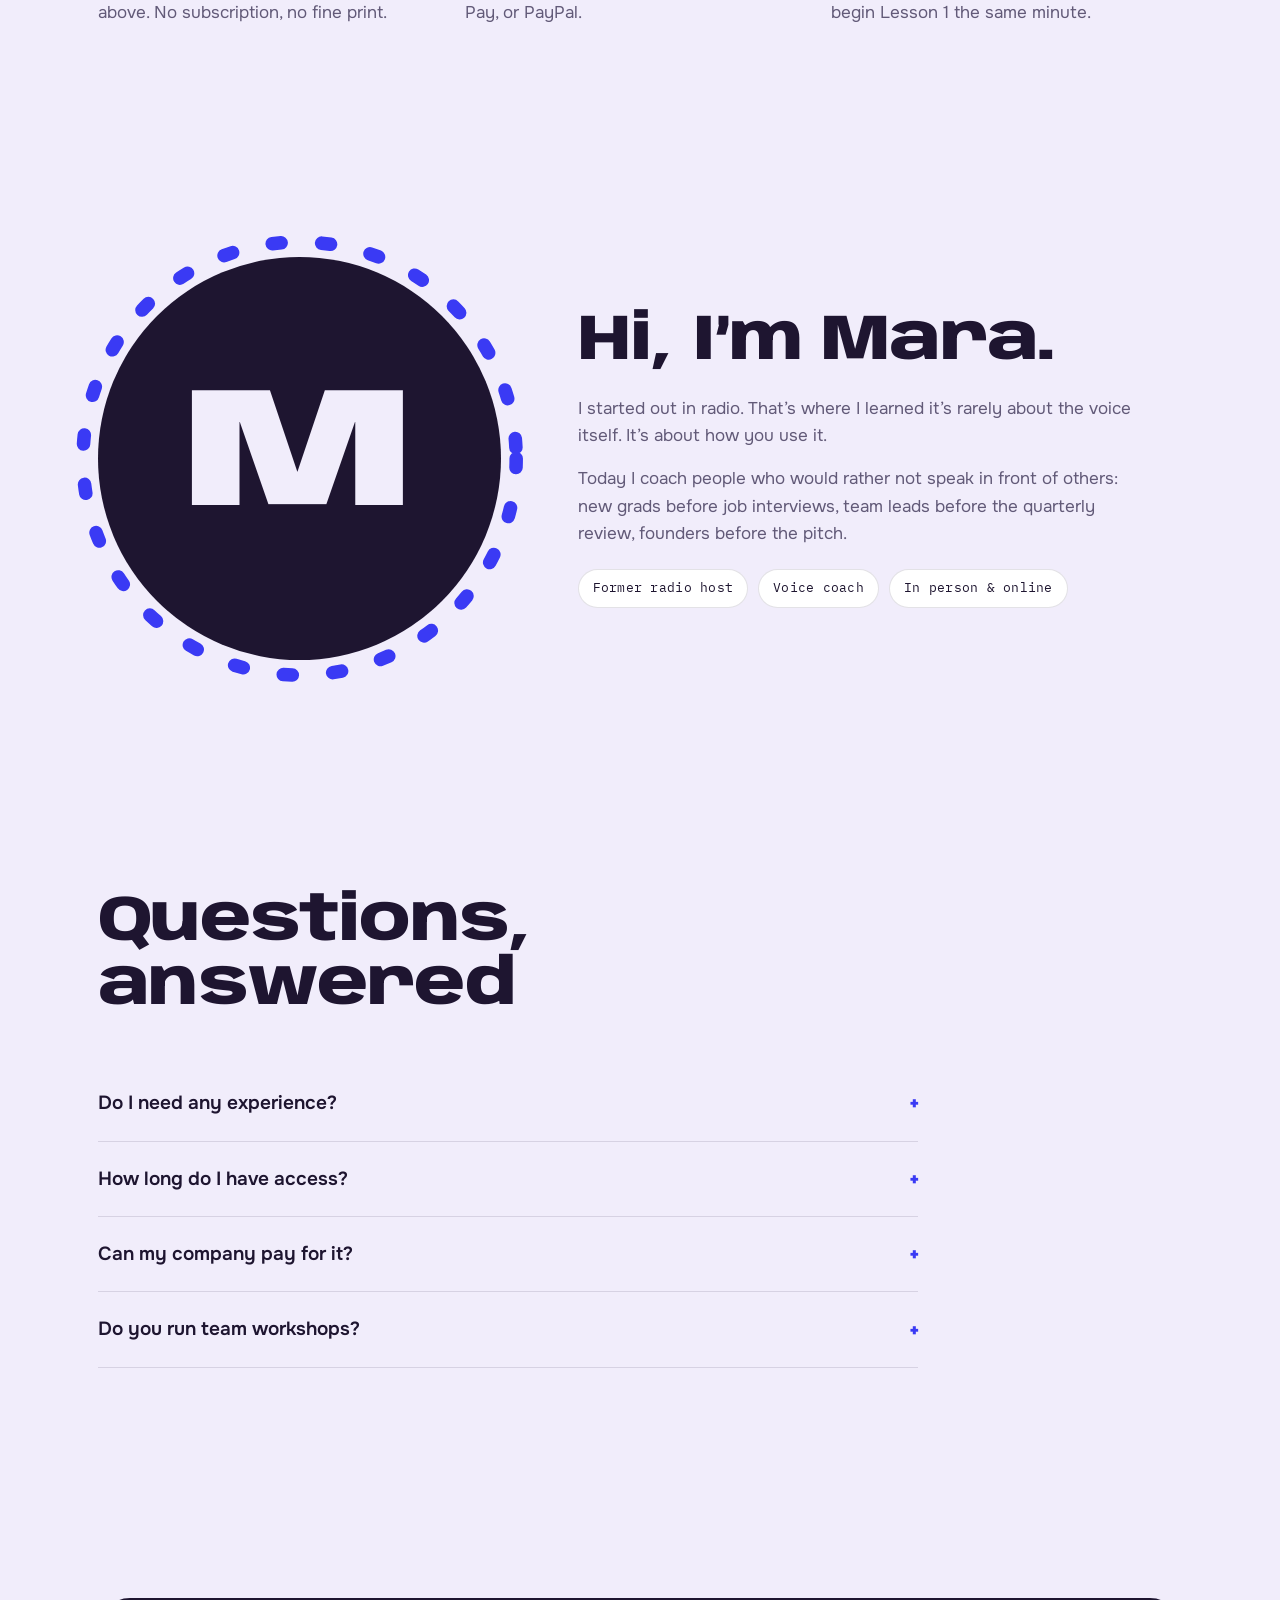
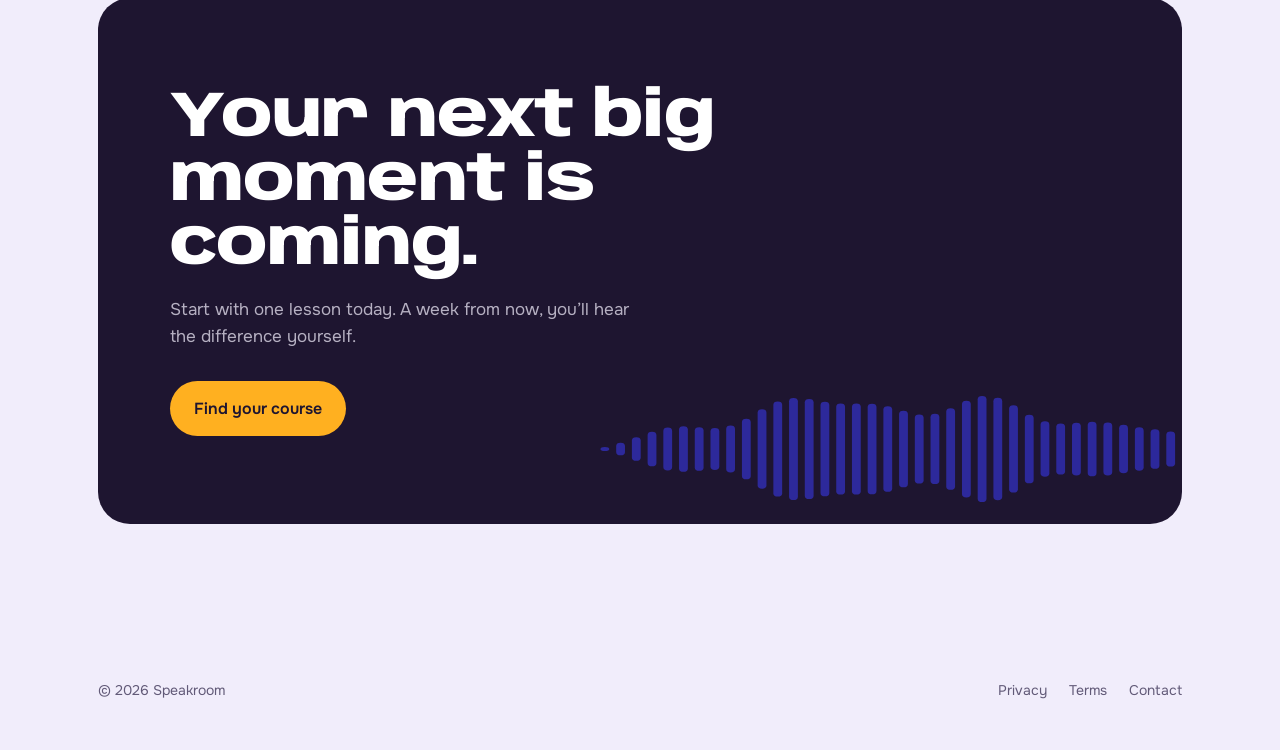
<file: en/index.html>
<!doctype html>
<html lang="en">
<head>
<meta charset="utf-8">
<meta name="viewport" content="width=device-width, initial-scale=1">
<meta name="robots" content="noindex, nofollow">
<title>Speakroom – Voice &amp; Presentation Coaching (Demo draft)</title>
<meta name="description" content="Demo draft of a one-page site with built-in course sales: online courses and 1:1 coaching for voice and presentation.">
<link rel="preload" href="../fonts/Anybody-300-900-latin.woff2" as="font" type="font/woff2" crossorigin>
<link rel="stylesheet" href="../fonts/fonts.css">
<style>
  :root {
    --plum: #1E1530;
    --lilac: #F1EDFB;
    --cobalt: #3A3AF4;
    --cobalt-deep: #2A2AC8;
    --amber: #FFB020;
    --paper: #FFFFFF;
    --muted: #625A78;
    --line: rgba(30, 21, 48, 0.12);
    --radius: 18px;
    --gutter: clamp(16px, 4vw, 48px);
    --max: 1180px;
    --display: "Anybody", "Arial Narrow", sans-serif;
    --body: "Onest", system-ui, sans-serif;
    --mono: "IBM Plex Mono", ui-monospace, monospace;
  }
  *, *::before, *::after { box-sizing: border-box; }
  html { scroll-behavior: smooth; -webkit-text-size-adjust: 100%; }
  body {
    margin: 0;
    background: var(--lilac);
    color: var(--plum);
    font-family: var(--body);
    font-size: 17px;
    line-height: 1.6;
    overflow-x: hidden;
  }
  img, svg { display: block; max-width: 100%; }
  a { color: inherit; }
  :focus-visible { outline: 3px solid var(--amber); outline-offset: 3px; border-radius: 6px; }

  .wrap { width: 100%; max-width: var(--max); margin: 0 auto; padding-left: var(--gutter); padding-right: var(--gutter); }
  .mono { font-family: var(--mono); font-size: 13px; letter-spacing: 0.02em; }

  /* ---------- Header ---------- */
  .site-header {
    position: sticky; top: 0; z-index: 20;
    background: rgba(241, 237, 251, 0.82);
    backdrop-filter: saturate(1.4) blur(12px);
    -webkit-backdrop-filter: saturate(1.4) blur(12px);
    border-bottom: 1px solid transparent;
    transition: border-color .3s ease;
  }
  .site-header.is-scrolled { border-bottom-color: var(--line); }
  .site-header .wrap { display: flex; align-items: center; justify-content: space-between; gap: 16px; height: 68px; }
  .brand { display: flex; align-items: center; gap: 10px; text-decoration: none; font-family: var(--display); font-weight: 800; font-size: 22px; font-variation-settings: "wdth" 112; letter-spacing: -0.01em; }
  .brand-dot { width: 10px; height: 10px; border-radius: 50%; background: var(--amber); box-shadow: 0 0 0 4px rgba(255, 176, 32, .25); }
  .nav { display: flex; align-items: center; gap: 28px; }
  .nav a { text-decoration: none; font-weight: 500; font-size: 15px; color: var(--muted); transition: color .2s; }
  .nav a:hover { color: var(--plum); }
  .nav .btn-small { color: var(--paper); }

  .btn {
    display: inline-flex; align-items: center; justify-content: center; gap: 10px;
    border: 0; cursor: pointer; text-decoration: none;
    font-family: var(--body); font-weight: 600; font-size: 16px;
    padding: 15px 24px; border-radius: 999px;
    transition: transform .2s ease, background-color .2s ease, box-shadow .2s ease;
  }
  .btn:active { transform: translateY(1px) scale(.98); }
  .btn-primary { background: var(--cobalt); color: var(--paper); box-shadow: 0 10px 30px -12px rgba(58, 58, 244, .7); }
  .btn-primary:hover { background: var(--cobalt-deep); }
  .btn-ghost { background: transparent; color: var(--plum); box-shadow: inset 0 0 0 1.5px var(--plum); }
  .btn-ghost:hover { background: var(--plum); color: var(--paper); }
  .btn-small { padding: 10px 18px; font-size: 14px; background: var(--plum); color: var(--paper); }
  .btn-small:hover { background: var(--cobalt); }

  /* ---------- Hero ---------- */
  .hero { padding: clamp(28px, 5vw, 60px) 0 clamp(32px, 6vw, 72px); }
  .eyebrow { display: flex; flex-wrap: wrap; align-items: center; gap: 8px 10px; color: var(--muted); margin-bottom: 22px; }
  .onair { display: inline-flex; align-items: center; gap: 7px; padding: 4px 10px; border-radius: 999px; background: var(--plum); color: var(--amber); font-weight: 500; }
  .onair::before { content: ""; width: 7px; height: 7px; border-radius: 50%; background: var(--amber); animation: blink 1.6s ease-in-out infinite; }
  @keyframes blink { 50% { opacity: .25; } }

  .headline {
    font-family: var(--display);
    font-weight: 850;
    font-size: clamp(42px, 8vw, 112px);
    line-height: .92;
    letter-spacing: -0.035em;
    margin: 0 0 26px;
    max-width: 12ch;
  }
  .headline .w {
    display: inline-block;
    font-variation-settings: "wdth" 100;
    transition: font-variation-settings .45s cubic-bezier(.2,.8,.2,1), color .45s ease;
  }
  .headline .w.is-spoken { color: var(--cobalt); font-variation-settings: "wdth" 128; }
  .headline .w.is-rest { color: var(--plum); font-variation-settings: "wdth" 100; }
  .headline .w.accent { color: var(--cobalt); }

  .hero-grid { display: grid; grid-template-columns: 1.1fr .9fr; gap: clamp(24px, 5vw, 64px); align-items: center; }
  .lede { font-size: clamp(18px, 1.6vw, 21px); color: var(--muted); max-width: 38ch; margin: 0 0 30px; }
  .cta-row { display: flex; flex-wrap: wrap; gap: 12px; }

  .wave-card {
    position: relative;
    background: var(--plum);
    color: var(--lilac);
    border-radius: 28px;
    padding: 22px 22px 18px;
    overflow: hidden;
  }
  .wave-card .mono { color: rgba(241, 237, 251, .6); display: flex; justify-content: space-between; gap: 12px; }
  .wave { width: 100%; height: 150px; margin: 12px 0 10px; }
  .wave rect { fill: var(--cobalt); transform-box: fill-box; transform-origin: center; }
  .wave rect.hot { fill: var(--amber); }
  .wave-meta { display: flex; gap: 18px; flex-wrap: wrap; }
  .wave-meta b { color: var(--paper); font-weight: 500; }

  /* ---------- Sections ---------- */
  section { scroll-margin-top: 80px; }
  .section { padding: clamp(56px, 9vw, 120px) 0; }
  .section-head { display: flex; justify-content: space-between; align-items: end; gap: 24px; margin-bottom: clamp(28px, 4vw, 48px); flex-wrap: wrap; }
  .h2 {
    font-family: var(--display);
    font-weight: 800;
    font-variation-settings: "wdth" 115;
    font-size: clamp(32px, 5vw, 64px);
    line-height: 1;
    letter-spacing: -0.025em;
    margin: 0;
    max-width: 18ch;
  }
  .section-head p { margin: 0; color: var(--muted); max-width: 40ch; }

  /* Moments */
  .moments { display: grid; grid-template-columns: repeat(3, 1fr); gap: 16px; }
  .moment { background: var(--paper); border-radius: var(--radius); padding: 28px; border: 1px solid var(--line); }
  .moment .mono { color: var(--cobalt); text-transform: uppercase; }
  .moment h3 { font-family: var(--display); font-weight: 750; font-variation-settings: "wdth" 110; font-size: 26px; line-height: 1.1; margin: 10px 0 10px; }
  .moment p { margin: 0; color: var(--muted); }

  /* Courses */
  .courses { display: grid; grid-template-columns: repeat(3, 1fr); gap: 16px; align-items: stretch; }
  .course {
    position: relative; display: flex; flex-direction: column;
    background: var(--paper); border-radius: 24px; padding: 30px 28px 28px;
    border: 1px solid var(--line);
    transition: transform .35s cubic-bezier(.2,.8,.2,1), box-shadow .35s ease;
  }
  .course:hover { transform: translateY(-6px); box-shadow: 0 30px 60px -30px rgba(30, 21, 48, .35); }
  .course.featured { background: var(--plum); color: var(--lilac); border-color: var(--plum); }
  .course.featured .course-meta, .course.featured li { color: rgba(241, 237, 251, .75); }
  .course.featured li::before { background: var(--amber); }
  .tag { position: absolute; top: -12px; left: 24px; background: var(--amber); color: var(--plum); padding: 4px 12px; border-radius: 999px; }
  .course h3 { font-family: var(--display); font-weight: 800; font-variation-settings: "wdth" 108; font-size: 30px; line-height: 1.05; margin: 0 0 8px; }
  .course-meta { color: var(--muted); margin-bottom: 18px; }
  .course ul { list-style: none; padding: 0; margin: 0 0 26px; display: grid; gap: 10px; }
  .course li { position: relative; padding-left: 22px; color: var(--muted); }
  .course li::before { content: ""; position: absolute; left: 0; top: .62em; width: 10px; height: 3px; border-radius: 2px; background: var(--cobalt); }
  .price { font-family: var(--display); font-weight: 800; font-variation-settings: "wdth" 90; font-size: 46px; line-height: 1; margin-top: auto; margin-bottom: 18px; }
  .price small { font-family: var(--mono); font-size: 13px; font-weight: 400; opacity: .7; margin-left: 6px; }
  .course .btn { width: 100%; }
  .course.featured .btn-primary { background: var(--amber); color: var(--plum); box-shadow: none; }
  .course.featured .btn-primary:hover { background: #ffc24f; }
  .trust { display: flex; flex-wrap: wrap; gap: 10px 28px; margin-top: 26px; color: var(--muted); }
  .trust span::before { content: "✓"; color: var(--cobalt); margin-right: 8px; font-family: var(--body); }
  .one-on-one { margin-top: 28px; display: flex; justify-content: space-between; align-items: center; gap: 16px 24px; flex-wrap: wrap; padding: 22px 26px; border-radius: var(--radius); background: rgba(58, 58, 244, .08); }
  .one-on-one p { margin: 0; font-weight: 500; }

  /* Steps */
  .steps { display: grid; grid-template-columns: repeat(3, 1fr); gap: 16px; counter-reset: step; }
  .step { counter-increment: step; padding: 26px 0 0; border-top: 2px solid var(--plum); }
  .step::before { content: counter(step); display: block; font-family: var(--display); font-weight: 900; font-variation-settings: "wdth" 60; font-size: 64px; line-height: 1; color: var(--cobalt); margin-bottom: 12px; }
  .step h3 { margin: 0 0 6px; font-size: 20px; }
  .step p { margin: 0; color: var(--muted); }

  /* About */
  .about { display: grid; grid-template-columns: .8fr 1.2fr; gap: clamp(28px, 6vw, 80px); align-items: center; }
  .portrait { position: relative; aspect-ratio: 1; max-width: 420px; width: 100%; border-radius: 50%; background: var(--plum); display: grid; place-items: center; }
  .portrait span { font-family: var(--display); font-weight: 900; font-variation-settings: "wdth" 150; font-size: clamp(90px, 14vw, 170px); color: var(--lilac); line-height: 1; }
  .portrait svg { position: absolute; inset: -6%; width: 112%; height: 112%; max-width: none; }
  .portrait circle { fill: none; stroke: var(--cobalt); stroke-width: 3; stroke-dasharray: 2 9; stroke-linecap: round; }
  .about p { color: var(--muted); margin: 0 0 16px; max-width: 52ch; }
  .facts { display: flex; flex-wrap: wrap; gap: 10px; margin-top: 22px; }
  .facts span { padding: 8px 14px; border-radius: 999px; background: var(--paper); border: 1px solid var(--line); }

  /* FAQ */
  .faq { max-width: 820px; }
  .faq details { border-bottom: 1px solid var(--line); }
  .faq summary { cursor: pointer; list-style: none; display: flex; justify-content: space-between; align-items: center; gap: 16px; padding: 22px 0; font-weight: 600; font-size: 19px; }
  .faq summary::-webkit-details-marker { display: none; }
  .faq summary::after { content: "+"; font-family: var(--display); font-weight: 700; font-size: 28px; line-height: 1; color: var(--cobalt); transition: transform .3s ease; }
  .faq details[open] summary::after { transform: rotate(45deg); }
  .faq details p { margin: 0 0 22px; color: var(--muted); max-width: 64ch; }

  /* Final CTA */
  .final { background: var(--plum); color: var(--lilac); border-radius: 32px; padding: clamp(36px, 7vw, 88px) clamp(24px, 6vw, 72px); position: relative; overflow: hidden; }
  .final .h2 { color: var(--paper); max-width: 14ch; }
  .final p { color: rgba(241, 237, 251, .72); max-width: 44ch; margin: 18px 0 30px; }
  .final .wave { position: absolute; right: -4%; bottom: -10px; width: 58%; height: 150px; opacity: .55; pointer-events: none; }
  .final .btn { position: relative; z-index: 1; }

  /* Footer */
  .site-footer { padding: 40px 0 48px; color: var(--muted); font-size: 14px; }
  .site-footer .wrap { display: flex; justify-content: space-between; gap: 16px; flex-wrap: wrap; }
  .site-footer nav { display: flex; gap: 22px; flex-wrap: wrap; }
  .site-footer a { text-decoration: none; }
  .site-footer a:hover { color: var(--plum); }

  /* Demo badge + checkout dialog */
  .demo-strip { background: var(--plum); color: var(--lilac); text-align: center; padding: 8px 16px; font-size: 12px; }
  .demo-strip b { color: var(--amber); font-weight: 500; }
  dialog { border: 0; border-radius: 24px; padding: 0; max-width: 520px; width: calc(100vw - 32px); color: var(--plum); box-shadow: 0 40px 80px -20px rgba(30, 21, 48, .5); }
  dialog::backdrop { background: rgba(30, 21, 48, .55); backdrop-filter: blur(3px); }
  .dlg { padding: 28px; }
  .dlg .mono { color: var(--cobalt); }
  .dlg h3 { font-family: var(--display); font-weight: 800; font-variation-settings: "wdth" 110; font-size: 28px; line-height: 1.1; margin: 8px 0 12px; }
  .dlg p { color: var(--muted); margin: 0 0 14px; }
  .dlg-order { display: flex; justify-content: space-between; align-items: baseline; gap: 12px; padding: 14px 16px; border-radius: 14px; background: var(--lilac); margin: 16px 0 20px; font-weight: 600; }
  .dlg-providers { display: flex; flex-wrap: wrap; gap: 8px; margin-bottom: 20px; }
  .dlg-providers span { padding: 6px 12px; border-radius: 999px; border: 1px solid var(--line); }

  /* Reveal on scroll */
  .reveal { opacity: 0; transform: translateY(28px); transition: opacity .8s cubic-bezier(.2,.8,.2,1), transform .8s cubic-bezier(.2,.8,.2,1); transition-delay: var(--d, 0s); }
  .reveal.is-in { opacity: 1; transform: none; }

  @media (max-width: 960px) {
    .hero-grid, .about { grid-template-columns: 1fr; }
    .moments, .courses, .steps { grid-template-columns: 1fr; }
    .courses { gap: 28px; }
    .nav a:not(.btn-small) { display: none; }
    .portrait { max-width: 280px; margin: 0 auto; }
  }
  @media (max-width: 520px) {
    body { font-size: 16px; }
    .cta-row .btn { width: 100%; }
    .wave { height: 120px; }
    .final .wave { width: 90%; opacity: .35; }
  }
  @media (prefers-reduced-motion: reduce) {
    html { scroll-behavior: auto; }
    .reveal { opacity: 1; transform: none; transition: none; }
    .headline .w { transition: none; }
    .onair::before { animation: none; }
    .course, .btn { transition: none; }
  }
</style>
</head>
<body>

<div class="demo-strip mono" role="note"><b>Demo draft</b> · Sample content will be replaced with yours · No Google servers or tracking</div>

<header class="site-header" id="top">
  <div class="wrap">
    <a class="brand" href="#top" aria-label="Speakroom – back to top"><span class="brand-dot" aria-hidden="true"></span>Speakroom</a>
    <nav class="nav" aria-label="Main navigation">
      <a href="#courses">Courses</a>
      <a href="#how">How it works</a>
      <a href="#about">About</a>
      <a href="#faq">FAQ</a>
      <a class="btn btn-small" href="#courses">Find a course</a>
    </nav>
  </div>
</header>

<main>
  <section class="hero">
    <div class="wrap">
      <div class="eyebrow mono"><span class="onair">ON AIR</span> Voice &amp; presentation coaching · <span data-city>Austin</span> &amp; online</div>
      <h1 class="headline" id="headline" aria-label="Speak so people listen.">
        <span class="w">Speak</span> <span class="w">so</span> <span class="w">people</span> <span class="w accent-target">listen.</span>
      </h1>
      <div class="hero-grid">
        <div>
          <p class="lede">Online courses and 1:1 coaching for anyone who presents, negotiates, or speaks in front of a room. No memorized lines, no fake confidence.</p>
          <div class="cta-row">
            <a class="btn btn-primary" href="#courses">See the courses</a>
            <a class="btn btn-ghost" href="#contact">Free intro call · 15 min</a>
          </div>
        </div>
        <div class="wave-card reveal" aria-hidden="true">
          <div class="mono"><span>LEVEL</span><span id="level">−18 dB</span></div>
          <svg class="wave" id="wave" viewBox="0 0 480 170" preserveAspectRatio="none"></svg>
          <div class="wave-meta mono"><span><b>3</b> online courses</span><span><b>1:1</b> coaching</span><span><b>instant</b> access</span></div>
        </div>
      </div>
    </div>
  </section>

  <section class="section" aria-labelledby="moments-title">
    <div class="wrap">
      <div class="section-head reveal">
        <h2 class="h2" id="moments-title">Three moments when it counts</h2>
        <p>Most people know exactly what they want to say. It just doesn’t land. That’s where we start.</p>
      </div>
      <div class="moments">
        <article class="moment reveal" style="--d:.0s">
          <div class="mono">The meeting</div>
          <h3>Three sentences in, someone checks their phone.</h3>
          <p>You learn to open with your most important sentence instead of the backstory.</p>
        </article>
        <article class="moment reveal" style="--d:.1s">
          <div class="mono">The interview</div>
          <h3>Your mind races and your voice gets thin.</h3>
          <p>Breathing and pacing that hold up under pressure. Five minutes of practice a day is enough.</p>
        </article>
        <article class="moment reveal" style="--d:.2s">
          <div class="mono">The pitch</div>
          <h3>90 seconds. One line sticks.</h3>
          <p>We build that one line, and everything that carries it.</p>
        </article>
      </div>
    </div>
  </section>

  <section class="section" id="courses" aria-labelledby="courses-title">
    <div class="wrap">
      <div class="section-head reveal">
        <h2 class="h2" id="courses-title">Courses you can start today</h2>
        <p>Pay once, keep access for good. Works on your phone, tablet, and laptop.</p>
      </div>
      <div class="courses">
        <article class="course reveal" style="--d:0s">
          <h3>Calm Voice</h3>
          <div class="course-meta mono">6 lessons · 2 hrs · practice audio</div>
          <ul>
            <li>Breathing that holds under pressure</li>
            <li>Pace and pauses, on purpose</li>
            <li>A 5-minute warm-up before any meeting</li>
          </ul>
          <div class="price">$79<small>one-time</small></div>
          <button class="btn btn-primary" data-buy="Calm Voice" data-price="$79">Buy course</button>
        </article>
        <article class="course featured reveal" style="--d:.1s">
          <span class="tag mono">Complete course</span>
          <h3>Present with Confidence</h3>
          <div class="course-meta mono">9 lessons · 4 hrs · video feedback</div>
          <ul>
            <li>A structure people can actually follow</li>
            <li>Slides that help instead of distract</li>
            <li>Staying calm under tough questions</li>
            <li>Personal feedback on your practice video</li>
          </ul>
          <div class="price">$149<small>one-time</small></div>
          <button class="btn btn-primary" data-buy="Present with Confidence" data-price="$149">Buy course</button>
        </article>
        <article class="course reveal" style="--d:.2s">
          <h3>The 90-Second Pitch</h3>
          <div class="course-meta mono">4 lessons · 1 hr · templates</div>
          <ul>
            <li>One structure for every short pitch</li>
            <li>Find the one line that sticks</li>
            <li>Templates for jobs, clients, investors</li>
          </ul>
          <div class="price">$49<small>one-time</small></div>
          <button class="btn btn-primary" data-buy="The 90-Second Pitch" data-price="$49">Buy course</button>
        </article>
      </div>
      <div class="trust mono reveal">
        <span>Card, Apple Pay, or PayPal</span>
        <span>Instant access by email</span>
        <span>Invoices for company L&amp;D budgets</span>
      </div>
      <div class="one-on-one reveal" id="contact">
        <p>Prefer working in person? 1:1 coaching in <span data-city>Austin</span> or over video, from $120 an hour.</p>
        <a class="btn btn-ghost" href="mailto:hello@example.com?subject=Intro%20call">Book an intro call</a>
      </div>
    </div>
  </section>

  <section class="section" id="how" aria-labelledby="how-title">
    <div class="wrap">
      <div class="section-head reveal">
        <h2 class="h2" id="how-title">How to get started</h2>
        <p>From click to your first lesson in under two minutes.</p>
      </div>
      <div class="steps">
        <div class="step reveal" style="--d:0s"><h3>Pick a course</h3><p>Every lesson and every price is listed above. No subscription, no fine print.</p></div>
        <div class="step reveal" style="--d:.1s"><h3>Pay securely</h3><p>Through a trusted checkout, by card, Apple Pay, or PayPal.</p></div>
        <div class="step reveal" style="--d:.2s"><h3>Start right away</h3><p>Your login arrives by email, so you can begin Lesson 1 the same minute.</p></div>
      </div>
    </div>
  </section>

  <section class="section" id="about" aria-labelledby="about-title">
    <div class="wrap about">
      <div class="portrait reveal" aria-hidden="true">
        <svg viewBox="0 0 100 100"><circle cx="50" cy="50" r="48"/></svg>
        <span>M</span>
      </div>
      <div class="reveal" style="--d:.1s">
        <h2 class="h2" id="about-title">Hi, I’m Mara.</h2>
        <p style="margin-top:22px">I started out in radio. That’s where I learned it’s rarely about the voice itself. It’s about how you use it.</p>
        <p>Today I coach people who would rather not speak in front of others: new grads before job interviews, team leads before the quarterly review, founders before the pitch.</p>
        <div class="facts mono"><span>Former radio host</span><span>Voice coach</span><span>In person &amp; online</span></div>
      </div>
    </div>
  </section>

  <section class="section" id="faq" aria-labelledby="faq-title">
    <div class="wrap">
      <div class="section-head reveal"><h2 class="h2" id="faq-title">Questions, answered</h2></div>
      <div class="faq reveal">
        <details><summary>Do I need any experience?</summary><p>No. The courses start from zero and are made for people who feel uneasy in front of an audience.</p></details>
        <details><summary>How long do I have access?</summary><p>For good. You pay once and can rewatch the lessons as often as you like, on your phone too.</p></details>
        <details><summary>Can my company pay for it?</summary><p>Yes. Companies get a proper invoice, also for several seats on a team, so it fits most learning &amp; development budgets.</p></details>
        <details><summary>Do you run team workshops?</summary><p>Yes. Send me a short note on how many people and what it’s for, and I’ll reply with a quote.</p></details>
      </div>
    </div>
  </section>

  <section class="section" aria-labelledby="final-title">
    <div class="wrap">
      <div class="final reveal">
        <h2 class="h2" id="final-title">Your next big moment is coming.</h2>
        <p>Start with one lesson today. A week from now, you’ll hear the difference yourself.</p>
        <a class="btn btn-primary" href="#courses" style="background:var(--amber);color:var(--plum);box-shadow:none">Find your course</a>
        <svg class="wave" id="wave2" viewBox="0 0 480 150" preserveAspectRatio="none" aria-hidden="true"></svg>
      </div>
    </div>
  </section>
</main>

<footer class="site-footer">
  <div class="wrap">
    <span>© 2026 Speakroom</span>
    <nav aria-label="Legal"><a href="#privacy">Privacy</a><a href="#terms">Terms</a><a href="#contact">Contact</a></nav>
  </div>
</footer>

<dialog id="checkout" aria-labelledby="dlg-title">
  <div class="dlg">
    <div class="mono">Demo · Buy button</div>
    <h3 id="dlg-title">This is where your checkout opens</h3>
    <p>On the finished site, this button goes straight to your checkout page. Customers pay by card, Apple Pay, or PayPal and get course access by email automatically.</p>
    <div class="dlg-order"><span id="dlg-course">Course</span><span id="dlg-price">$0</span></div>
    <div class="dlg-providers mono"><span>Stripe</span><span>PayPal</span><span>Teachable</span><span>Kajabi</span></div>
    <button class="btn btn-primary" type="button" id="dlgClose" style="width:100%">Got it</button>
  </div>
</dialog>

<script>
(() => {
  const reduce = window.matchMedia('(prefers-reduced-motion: reduce)').matches;

  // ?city=Denver personalizes the location mentions
  const city = new URLSearchParams(location.search).get('city');
  if (city && /^[\p{L} .'\-]{2,40}$/u.test(city)) document.querySelectorAll('[data-city]').forEach(el => { el.textContent = city; });

  // Header border on scroll
  const header = document.querySelector('.site-header');
  const onScrollHeader = () => header.classList.toggle('is-scrolled', window.scrollY > 8);
  window.addEventListener('scroll', onScrollHeader, { passive: true });
  onScrollHeader();

  // Reveal on scroll
  const reveals = document.querySelectorAll('.reveal');
  if (reduce || !('IntersectionObserver' in window)) {
    reveals.forEach(el => el.classList.add('is-in'));
  } else {
    const io = new IntersectionObserver(entries => {
      entries.forEach(e => { if (e.isIntersecting) { e.target.classList.add('is-in'); io.unobserve(e.target); } });
    }, { rootMargin: '0px 0px -8% 0px', threshold: 0.12 });
    reveals.forEach(el => io.observe(el));
  }

  // Waveform: bars that react to pointer and scroll
  const makeWave = (svg, count, w, h) => {
    const ns = 'http://www.w3.org/2000/svg';
    const gap = w / count;
    const barW = gap * 0.56;
    const bars = [];
    for (let i = 0; i < count; i++) {
      const r = document.createElementNS(ns, 'rect');
      r.setAttribute('x', (i * gap + (gap - barW) / 2).toFixed(2));
      r.setAttribute('width', barW.toFixed(2));
      r.setAttribute('rx', (barW / 2).toFixed(2));
      svg.appendChild(r);
      bars.push(r);
    }
    const set = (i, amp) => {
      const bh = Math.max(4, amp * h * 0.92);
      bars[i].setAttribute('y', ((h - bh) / 2).toFixed(2));
      bars[i].setAttribute('height', bh.toFixed(2));
    };
    return { bars, set, count };
  };

  const w1 = makeWave(document.getElementById('wave'), 48, 480, 170);
  const w2 = makeWave(document.getElementById('wave2'), 40, 480, 150);
  const level = document.getElementById('level');

  let energy = 0.18;      // current loudness 0..1
  let target = 0.18;
  let lastY = window.scrollY;
  let t = 0;

  const kick = v => { target = Math.min(1, target + v); };
  window.addEventListener('pointermove', e => kick(Math.min(0.08, (Math.abs(e.movementX) + Math.abs(e.movementY)) / 900)), { passive: true });
  window.addEventListener('scroll', () => { const y = window.scrollY; kick(Math.min(0.25, Math.abs(y - lastY) / 600)); lastY = y; }, { passive: true });

  const shape = (i, n, time, e) => {
    const x = i / (n - 1);
    const envelope = Math.sin(Math.PI * x) ** 0.8;
    const n1 = Math.sin(time * 3.1 + i * 0.55) * 0.5 + 0.5;
    const n2 = Math.sin(time * 5.7 - i * 0.93) * 0.5 + 0.5;
    const n3 = Math.sin(time * 1.3 + i * 0.21) * 0.5 + 0.5;
    return Math.min(1, envelope * (0.12 + e * (0.35 + 0.65 * (n1 * 0.5 + n2 * 0.3 + n3 * 0.2))));
  };

  const drawStatic = () => {
    for (let i = 0; i < w1.count; i++) w1.set(i, shape(i, w1.count, 1.7, 0.45));
    for (let i = 0; i < w2.count; i++) w2.set(i, shape(i, w2.count, 2.4, 0.4));
  };

  if (reduce) {
    drawStatic();
  } else {
    const loop = () => {
      t += 0.016;
      target += (0.18 - target) * 0.02;       // settle back to idle
      energy += (target - energy) * 0.12;     // smooth
      for (let i = 0; i < w1.count; i++) {
        const a = shape(i, w1.count, t, energy);
        w1.set(i, a);
        w1.bars[i].classList.toggle('hot', a > 0.86);
      }
      for (let i = 0; i < w2.count; i++) w2.set(i, shape(i, w2.count, t * 0.8 + 3, energy * 0.9));
      const db = Math.round(-30 + energy * 30);
      level.textContent = (db <= 0 ? '−' + Math.abs(db) : '+' + db) + ' dB';
      requestAnimationFrame(loop);
    };
    requestAnimationFrame(loop);
  }

  // Headline is "spoken" word by word on load, in sync with the waveform
  const words = Array.from(document.querySelectorAll('#headline .w'));
  if (reduce) {
    words[words.length - 1].classList.add('accent');
  } else {
    words.forEach((w, i) => {
      setTimeout(() => { w.classList.add('is-spoken'); kick(0.55); }, 350 + i * 260);
      setTimeout(() => { if (i < words.length - 1) { w.classList.remove('is-spoken'); w.classList.add('is-rest'); } }, 350 + i * 260 + 420);
    });
    setTimeout(() => { const last = words[words.length - 1]; last.classList.remove('is-spoken'); last.classList.add('accent'); }, 350 + words.length * 260 + 500);
  }

  // Demo checkout dialog
  const dlg = document.getElementById('checkout');
  document.querySelectorAll('[data-buy]').forEach(btn => btn.addEventListener('click', () => {
    document.getElementById('dlg-course').textContent = btn.dataset.buy;
    document.getElementById('dlg-price').textContent = btn.dataset.price;
    if (typeof dlg.showModal === 'function') dlg.showModal(); else alert('On the finished site, this opens your checkout.');
  }));
  document.getElementById('dlgClose').addEventListener('click', () => dlg.close());
  dlg.addEventListener('click', e => { if (e.target === dlg) dlg.close(); });

})();
</script>
</body>
</html>
</file>
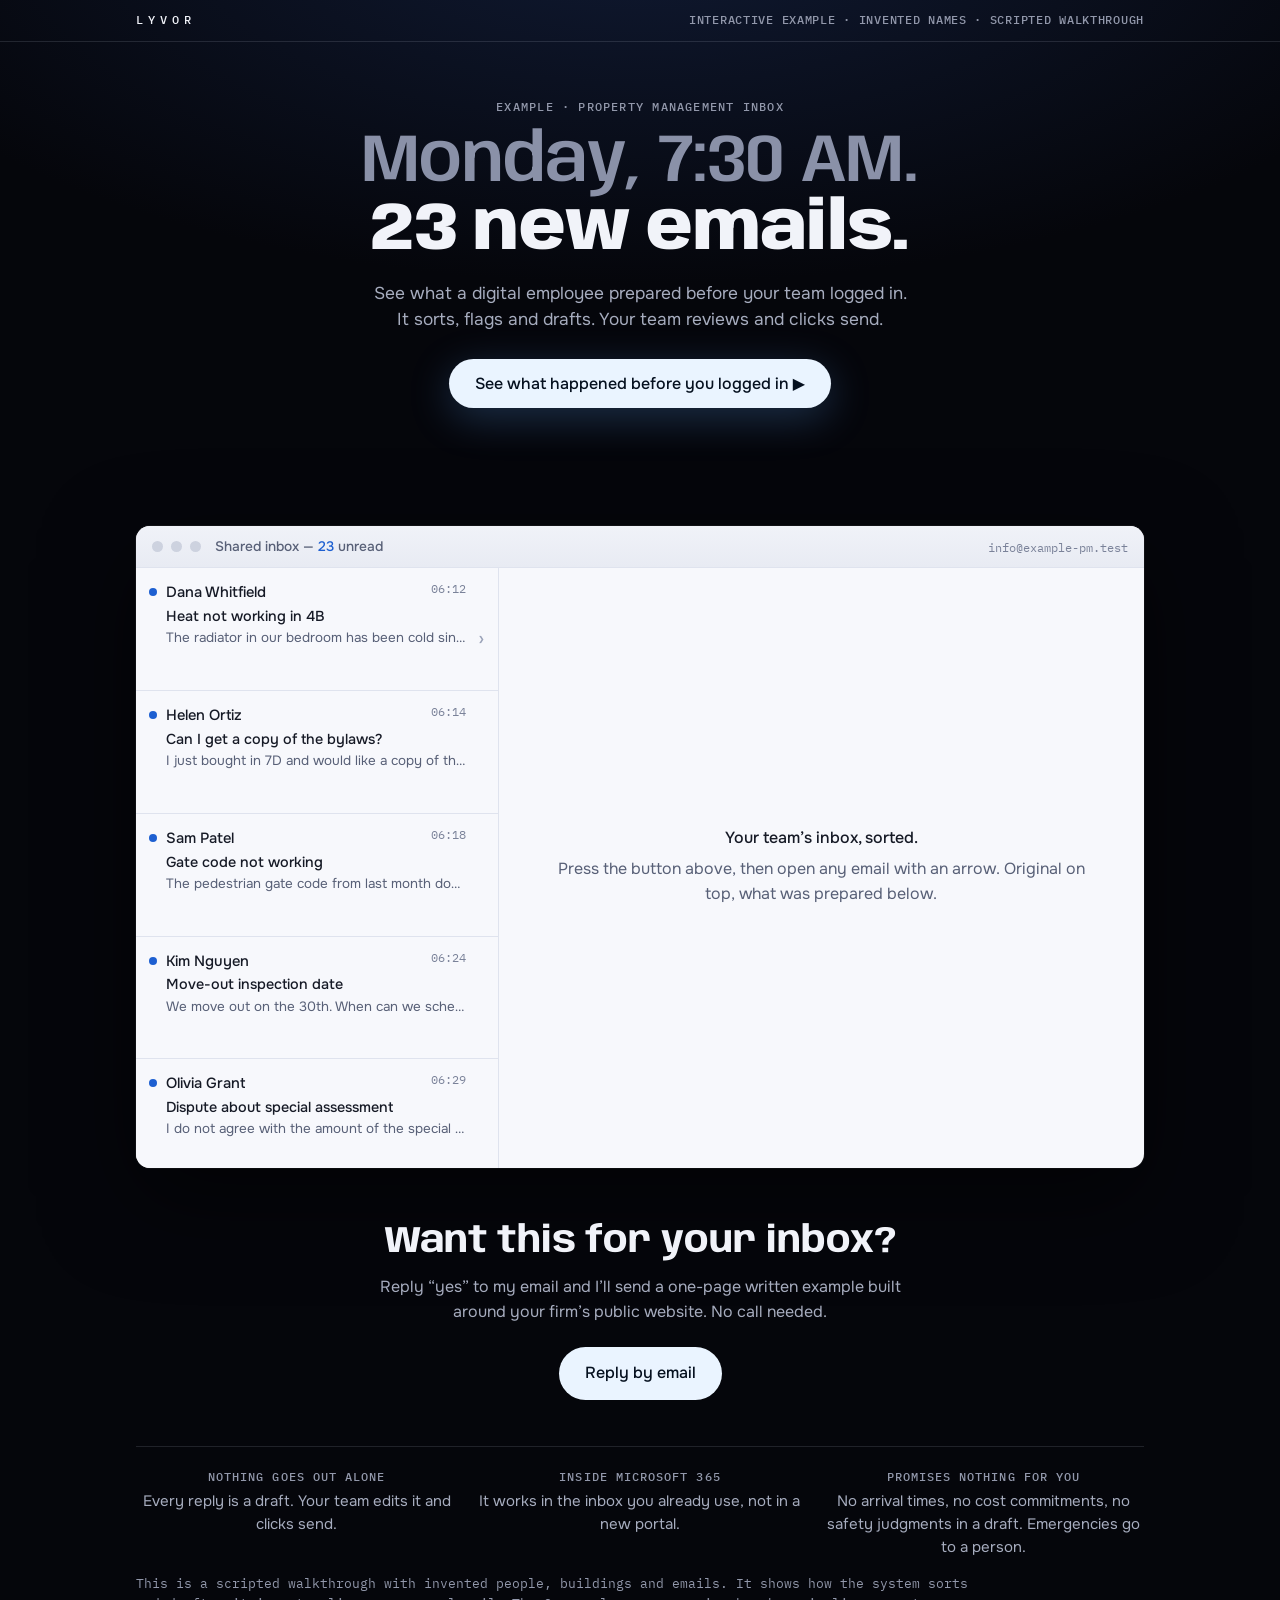
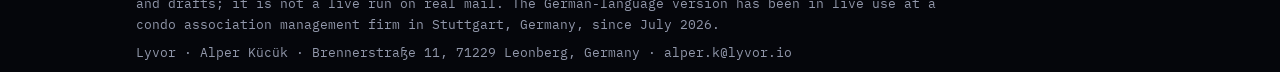
<file: inbox-demo/index.html>
<!doctype html>
<html lang="en">
<head>
<meta charset="utf-8">
<meta name="viewport" content="width=device-width, initial-scale=1">
<meta name="robots" content="noindex, nofollow">
<title>Digital employee for your shared inbox – interactive example | Lyvor</title>
<meta name="description" content="Monday, 7:30 AM, 23 new emails. See how a digital employee sorts a property management inbox and prepares replies for your team to approve.">
<link rel="stylesheet" href="../fonts/fonts.css">
<style>
  :root {
    --ink:#05060b; --ink2:#0a0c14; --txt:#f1f3f9; --dim:#a6acbe; --lab:#9298ab; --line:rgba(226,234,255,.12);
    --blue:#5fa8ff; --cyan:#9fe0ff; --done:#3bd694; --warn:#ff6b7a;
    --paper:#f7f8fc; --paper2:#eceff6; --pline:#dfe3ee; --ptxt:#161a26; --pdim:#586077;
    --sans:'Onest',system-ui,-apple-system,'Segoe UI',Roboto,sans-serif;
    --disp:'Anybody','Onest',system-ui,sans-serif;
    --mono:'IBM Plex Mono',ui-monospace,Menlo,monospace;
  }
  * { box-sizing:border-box; }
  html { background:var(--ink); }
  body { margin:0; background:radial-gradient(1200px 520px at 50% -80px,#101a33 0,var(--ink) 70%) no-repeat, var(--ink); color:var(--txt); font:400 16px/1.55 var(--sans); -webkit-font-smoothing:antialiased; }
  a { color:var(--cyan); }
  :focus-visible { outline:2px solid var(--blue); outline-offset:2px; border-radius:4px; }
  .wrap { max-width:1040px; margin:0 auto; padding:0 16px; }
  .strip { font:500 .74rem/1.4 var(--mono); letter-spacing:.06em; text-transform:uppercase; color:var(--lab); padding:12px 0; border-bottom:1px solid var(--line); }
  .strip .wrap { display:flex; justify-content:space-between; gap:12px; flex-wrap:wrap; }
  .brand { color:var(--txt); letter-spacing:.42em; font-weight:500; }

  header.hero { text-align:center; padding:56px 0 30px; }
  .kicker { font:500 .76rem/1.4 var(--mono); letter-spacing:.1em; text-transform:uppercase; color:var(--lab); margin:0 0 14px; }
  h1 { font:800 clamp(2.3rem,7vw,4.2rem)/1.02 var(--disp); margin:0 0 14px; letter-spacing:-.01em; }
  h1 .dim { color:#8a91a8; display:block; font-weight:600; }
  .sub { color:var(--dim); font-size:1.08rem; max-width:34rem; margin:0 auto 26px; }
  .go { font:500 1rem var(--sans); background:#eaf4ff; color:#05101f; border:0; border-radius:999px; padding:14px 26px; cursor:pointer; box-shadow:0 10px 40px rgba(95,168,255,.25); }
  .go:hover { background:#fff; }
  .go[disabled] { opacity:.55; cursor:default; }

  .tally { min-height:40px; margin:22px auto 0; display:flex; flex-wrap:wrap; justify-content:center; align-content:flex-start; gap:8px 10px; }
  .tally span { font:500 .8rem/1 var(--mono); padding:9px 12px; border:1px solid var(--line); border-radius:999px; color:var(--dim); opacity:0; transform:translateY(6px); transition:opacity .4s, transform .4s; }
  .tally.on span { opacity:1; transform:none; }
  .tally b { color:var(--txt); font-weight:500; }
  .tally .t-urg b { color:var(--warn); }
  .tally .t-ok b { color:var(--done); }

  .window { background:var(--paper); color:var(--ptxt); border-radius:14px; overflow:hidden; box-shadow:0 30px 90px rgba(0,0,0,.55), 0 0 0 1px rgba(255,255,255,.06); margin:26px 0 0; }
  .bar { display:flex; align-items:center; gap:8px; padding:12px 16px; background:linear-gradient(#f0f2f8,#e8ebf3); border-bottom:1px solid var(--pline); font:500 .86rem var(--sans); color:var(--pdim); }
  .bar i { width:11px; height:11px; border-radius:50%; background:#cdd2df; display:inline-block; }
  .bar .unread { color:#1d5fd1; font-weight:500; }
  .bar .sp { flex:1; }
  .bar .who { font:400 .78rem var(--mono); color:#7a8299; }
  .cols { display:grid; grid-template-columns:minmax(300px,36%) 1fr; height:600px; }
  .list { overflow:auto; border-right:1px solid var(--pline); background:var(--paper); }
  .row { display:block; width:100%; text-align:left; border:0; border-bottom:1px solid var(--pline); background:transparent; padding:13px 32px 12px 30px; cursor:pointer; position:relative; font:inherit; color:inherit; }
  .row:hover { background:#eef1f8; }
  .row.sel { background:#e6ecfa; }
  .row .dot { position:absolute; left:13px; top:20px; width:8px; height:8px; border-radius:50%; background:#1d5fd1; }
  .row.read .dot { background:transparent; }
  .row .top { display:flex; justify-content:space-between; gap:8px; font-weight:500; font-size:.92rem; }
  .row .top span:last-child { font:400 .74rem var(--mono); color:#7a8299; white-space:nowrap; }
  .row .subj { font-weight:500; font-size:.9rem; margin-top:1px; }
  .row .prev { font-size:.84rem; color:var(--pdim); white-space:nowrap; overflow:hidden; text-overflow:ellipsis; margin-top:1px; }
  .badge { display:inline-block; margin-top:7px; font:500 .7rem/1 var(--mono); padding:5px 8px; border-radius:999px; opacity:0; transform:scale(.92); transition:opacity .3s, transform .3s; }
  .row.tagged .badge { opacity:1; transform:none; }
  .b-draft { background:#e3edff; color:#1847a8; }
  .b-urgent { background:#ffe3e6; color:#a6192e; }
  .b-review { background:#fff1d6; color:#8a5a00; }
  .b-quiet { background:#e6eaf1; color:#596175; }
    .row.open-able::after { content:"›"; position:absolute; right:14px; top:44%; color:#9aa2b8; font-size:1.3rem; }

  .detail { overflow:auto; padding:26px 28px 30px; }
  .empty { height:100%; display:grid; place-content:center; text-align:center; color:var(--pdim); gap:6px; padding:20px; }
  .empty strong { color:var(--ptxt); font-weight:500; }
  .back { display:none; border:0; background:none; color:#1d5fd1; font:500 .92rem var(--sans); padding:0 0 12px; cursor:pointer; }
  .pane-h { font:500 .7rem/1 var(--mono); letter-spacing:.09em; text-transform:uppercase; color:#7a8299; margin:0 0 10px; }
  .orig { background:#fff; border:1px solid var(--pline); border-radius:10px; padding:16px 18px; }
  .orig .from { font-weight:500; }
  .orig .sj { color:var(--pdim); font-size:.92rem; margin-bottom:8px; }
  .orig p { margin:0; font-size:.96rem; }
  .arrow { text-align:center; color:#9aa2b8; margin:12px 0; font:400 .8rem var(--mono); }
  .res { background:#fff; border:1px solid #c9d8fb; border-left:4px solid #1d5fd1; border-radius:10px; padding:16px 18px; }
  .res.urgent { border-color:#f6c7cd; border-left-color:#d1334a; }
  .res.review { border-color:#f3dfb2; border-left-color:#d69a1a; }
  .res.quiet { border-color:var(--pline); border-left-color:#9aa2b8; }
  .meta { display:flex; flex-wrap:wrap; gap:6px 14px; font:400 .78rem/1.4 var(--mono); color:#5b6580; margin-bottom:12px; }
  .meta b { font-weight:500; color:var(--ptxt); }
  .draft { white-space:pre-line; font-size:.96rem; margin:0; background:#f4f7ff; border:1px dashed #b7c6ee; border-radius:8px; padding:13px 15px; }
  .draft-l { font:500 .7rem var(--mono); letter-spacing:.08em; text-transform:uppercase; color:#1847a8; margin:14px 0 6px; }
  .draft-l:first-of-type { margin-top:0; }
  .note { font-size:.96rem; margin:0; }
  .chips { display:flex; flex-wrap:wrap; gap:6px; margin-top:14px; }
  .chips span { font:400 .74rem var(--mono); background:var(--paper2); color:#475069; padding:6px 9px; border-radius:6px; }
  .human { margin-top:12px; font-size:.86rem; color:var(--pdim); }

  .cta { text-align:center; padding:54px 0 14px; }
  .cta h2 { font:700 clamp(1.6rem,4.4vw,2.3rem)/1.12 var(--disp); margin:0 0 12px; }
  .cta p { color:var(--dim); max-width:36rem; margin:0 auto 22px; }
  .mail { display:inline-block; text-decoration:none; background:#eaf4ff; color:#05101f; font-weight:500; padding:14px 26px; border-radius:999px; }
  .mail:hover { background:#fff; }
  .facts { margin:46px 0 0; padding:22px 0 0; border-top:1px solid var(--line); display:grid; grid-template-columns:repeat(3,1fr); gap:22px; }
  .facts h3 { font:500 .74rem var(--mono); letter-spacing:.09em; text-transform:uppercase; color:var(--lab); margin:0 0 6px; }
  .facts p { margin:0; font-size:.94rem; color:var(--dim); }
  footer { padding:34px 0 46px; color:var(--lab); font:400 .8rem/1.6 var(--mono); }
  footer p { margin:0 0 8px; max-width:52rem; }

  @media (max-width:820px) {
    .cols { display:block; height:auto; }
    .list { border-right:0; max-height:none; }
    .detail { display:none; }
    .window.show-detail .list { display:none; }
    .window.show-detail .detail { display:block; padding:18px 16px 24px; }
    .back { display:block; }
    .facts { grid-template-columns:1fr; }
    header.hero { padding-top:38px; }
    .bar .who { display:none; }
  }
  @media (prefers-reduced-motion: reduce) {
    .badge, .tally span { transition:none; }
  }
</style>
</head>
<body>
<div class="strip"><div class="wrap"><span class="brand">LYVOR</span><span>Interactive example · invented names · scripted walkthrough</span></div></div>

<main class="wrap">
  <header class="hero">
    <p class="kicker">Example · property management inbox</p>
    <h1><span class="dim">Monday, 7:30 AM.</span>23 new emails.</h1>
    <p class="sub">See what a digital employee prepared before your team logged in. It sorts, flags and drafts. Your team reviews and clicks send.</p>
    <button class="go" id="go" type="button">See what happened before you logged in ▶</button>
    <div class="tally" id="tally" aria-live="polite"></div>
  </header>

  <section class="window" id="win" aria-label="Example inbox">
    <div class="bar"><i></i><i></i><i></i><span style="margin-left:6px">Shared inbox — <span class="unread" id="unread">23</span> unread<span id="sortedWrap" hidden> · <span id="sorted">0</span> sorted</span></span><span class="sp"></span><span class="who">info@example-pm.test</span></div>
    <div class="cols">
      <div class="list" id="list" role="list"></div>
      <div class="detail" id="detail"></div>
    </div>
  </section>

  <section class="cta">
    <h2>Want this for your inbox?</h2>
    <p>Reply “yes” to my email and I’ll send a one-page written example built around your firm’s public website. No call needed.</p>
    <a class="mail" href="mailto:alper.k@lyvor.io?subject=Yes%20%E2%80%94%20one-page%20example">Reply by email</a>
    <div class="facts">
      <div><h3>Nothing goes out alone</h3><p>Every reply is a draft. Your team edits it and clicks send.</p></div>
      <div><h3>Inside Microsoft 365</h3><p>It works in the inbox you already use, not in a new portal.</p></div>
      <div><h3>Promises nothing for you</h3><p>No arrival times, no cost commitments, no safety judgments in a draft. Emergencies go to a person.</p></div>
    </div>
  </section>
</main>

<footer class="wrap">
  <p>This is a scripted walkthrough with invented people, buildings and emails. It shows how the system sorts and drafts; it is not a live run on real mail. The German-language version has been in live use at a condo association management firm in Stuttgart, Germany, since July 2026.</p>
  <p>Lyvor · Alper Kücük · Brennerstraße 11, 71229 Leonberg, Germany · alper.k@lyvor.io</p>
</footer>

<noscript><div class="wrap"><p style="color:#a6acbe">This example needs JavaScript. Reply to my email and I’ll send the same walkthrough as a one-page PDF.</p></div></noscript>

<script>
(function () {
  var D = [
    // id, from, subject, preview, time, badge, detail
    { f:'Dana Whitfield', s:'Heat not working in 4B', p:'The radiator in our bedroom has been cold since Friday and it is getting chilly at night …', t:'06:12', b:'draft',
      d:{ o:'Hi, the radiator in our bedroom (unit 4B) has been cold since Friday and it is getting chilly at night. Could someone take a look this week? Thanks, Dana',
          cat:'Maintenance request', prop:'Maple Court · Unit 4B',
          drafts:[{l:'Reply draft', x:'Hi Dana,\n\nThank you for letting us know. We’ve logged the heating issue in unit 4B and our maintenance team will arrange for a technician to take a look. We’ll update you as soon as a visit is scheduled.\n\nBest regards,\nMaple Court Management'}],
          chips:['No visit time promised','No cause assumed','Unit and building filled in'] } },
    { f:'Marcus Lee', s:'Late fee on my March statement', p:'I paid on the 3rd but was charged a late fee. Can you check this?', t:'06:31', b:'draft',
      d:{ o:'Hello, I paid my March assessment on the 3rd but my statement shows a late fee. Can you check this? Unit 6A.',
          cat:'Billing question', prop:'Harbor View · Unit 6A',
          drafts:[{l:'Reply draft', x:'Hello Marcus,\n\nThank you for your message. We’ve passed your question about the March statement to our accounting team so they can review the payment date against your account. You’ll hear back once they’ve had a look.\n\nBest regards,\nHarbor View Management'},
                  {l:'Second draft · forward to accounting', x:'Subject: Ledger question – Harbor View #6A – March late fee\n\nHi team, the owner of 6A says the March assessment was paid on the 3rd and questions the late fee shown on the statement. Please review the payment date and reply with what you find.'}],
          chips:['Reply + forward to accounting','No refund promised','No fee waived or confirmed'] } },
    { f:'Priya Raman', s:'Water coming through my ceiling!', p:'There is water dripping from the ceiling in my bathroom, it started an hour ago …', t:'06:48', b:'urgent',
      d:{ o:'There is water dripping from the ceiling in my bathroom (3C). It started about an hour ago and is getting worse. Please call someone.',
          cat:'Possible water damage', prop:'Maple Court · Unit 3C',
          flag:'Marked urgent and pushed to the person on call. No draft is written for emergencies: a person should decide what to say and who to send.',
          chips:['Urgent','No draft on purpose','Unit 3C and unit above 4C noted'] } },
    { f:'Tom Becker', s:'Signed proxy for Thursday’s election', p:'Attached is my signed proxy for the annual meeting. I can’t attend in person …', t:'06:55', b:'urgent',
      d:{ o:'Attached is my signed proxy for Thursday’s annual meeting and board election. I can’t attend in person. Please confirm you received it. Tom Becker, Unit 12B',
          cat:'Annual meeting · proxy', prop:'Harbor View · Unit 12B',
          flag:'Time-sensitive: proxies have to reach the board secretary before the meeting on Thursday. Routed to the board secretary’s queue with the attachment, and the confirmation draft waits for your approval.',
          chips:['Deadline flagged','Attachment kept with the message','Confirmation waits for a person'] } },
    { f:'Brightline Electric', s:'Work completed – Building 118', p:'The lobby lighting work at Building 118 is finished. Photos attached …', t:'07:09', b:'draft',
      d:{ o:'Hi, the lobby lighting work at Building 118 is finished. Photos attached. Let us know if you need anything else, invoice to follow.',
          cat:'Vendor update', prop:'Building 118',
          drafts:[{l:'Reply draft', x:'Hi,\n\nThank you for the update on Building 118 and for the photos. Please send the invoice to our accounts payable inbox and include the work order number so it can be matched.\n\nBest regards,\nProperty Management'}],
          chips:['Photos filed with the building','No approval of the work implied','Invoice routed to AP'] } },
    { f:'Jordan Ellis', s:'Loud music every night from 2C', p:'This is the fourth week. I’ve asked them nicely. What are you going to do about it? …', t:'07:14', b:'review',
      d:{ o:'This is the fourth week of loud music from 2C every night past midnight. I’ve asked them nicely. What are you going to do about it?',
          cat:'Complaint about another resident', prop:'Maple Court · Unit 2B → 2C',
          flag:'On your review list, no draft. A complaint about a neighbor can start a violation process, so the wording and next step are a person’s call. The earlier complaints are linked for context.',
          chips:['Needs a person','Earlier messages linked','No names shared between residents'] } },
    { f:'Automatic reply', s:'Out of office until Oct 12', p:'Thank you for your email. I am out of the office until October 12 …', t:'07:19', b:'quiet',
      d:{ o:'Thank you for your email. I am out of the office until October 12 with limited access to email.',
          cat:'Automatic reply', prop:'—',
          flag:'Filed quietly. It answers a message the team sent on Friday, so nothing is written back. The contact is noted as away until October 12.',
          chips:['No reply written','Away date noted'] } },
    { f:'Ben Carter', s:'Parking permit renewal', p:'My guest permit expires at the end of the month. How do I renew it? …', t:'07:22', b:'draft',
      d:{ o:'Hi, my guest parking permit expires at the end of the month. How do I renew it, and is there a fee?',
          cat:'Parking', prop:'Harbor View · Unit 9A',
          drafts:[{l:'Reply draft', x:'Hi Ben,\n\nThank you for asking. Permit renewals are handled through the management office. We’ve noted your request for unit 9A and will send you the renewal steps and any applicable details shortly.\n\nBest regards,\nHarbor View Management'}],
          chips:['Fee not quoted','Renewal steps to follow','Unit noted'] } },

    // list-only mails (not opened in this example)
    { f:'Helen Ortiz', s:'Can I get a copy of the bylaws?', p:'I just bought in 7D and would like a copy of the bylaws and rules …', t:'06:14', b:'draft' },
    { f:'Sam Patel', s:'Gate code not working', p:'The pedestrian gate code from last month does not work anymore …', t:'06:18', b:'draft' },
    { f:'Kim Nguyen', s:'Move-out inspection date', p:'We move out on the 30th. When can we schedule the inspection? …', t:'06:24', b:'draft' },
    { f:'Olivia Grant', s:'Dispute about special assessment', p:'I do not agree with the amount of the special assessment and want it reviewed …', t:'06:29', b:'review' },
    { f:'Luis Romero', s:'Question about the pet policy', p:'Are two small dogs allowed in the building? I could not find the rule …', t:'06:37', b:'draft' },
    { f:'Property Tech Digest', s:'This week in proptech', p:'Five tools your competitors are testing this quarter …', t:'06:40', b:'quiet' },
    { f:'Alicia Stone', s:'Package room is full again', p:'Packages are stacked on the floor again, some have been there for days …', t:'06:44', b:'draft' },
    { f:'Northline Title Co.', s:'Insurance certificate request', p:'We need a copy of the master insurance certificate for a closing on Friday …', t:'06:52', b:'draft' },
    { f:'R. Castillo', s:'Please waive the late fee (again)', p:'Third month in a row that I am asking about the late fee …', t:'07:01', b:'review' },
    { f:'Greg Baum', s:'Trash pickup over the holiday', p:'Will pickup change for the long weekend? …', t:'07:04', b:'draft' },
    { f:'Mail delivery system', s:'Undeliverable: building notice', p:'Your message could not be delivered to the following address …', t:'07:06', b:'quiet' },
    { f:'Nora Fields', s:'Clubhouse reservation Saturday', p:'Is the clubhouse free this Saturday afternoon for a birthday? …', t:'07:12', b:'draft' },
    { f:'Hollis & Burke LLP', s:'Re: Unit 9D – notice', p:'Please see the attached letter regarding the above unit …', t:'07:16', b:'review' },
    { f:'Paul Kessler', s:'Change of mailing address', p:'Please update my mailing address. I’m renting out my unit from next month …', t:'07:25', b:'draft' },
    { f:'Andrea Cole', s:'Is the rooftop open this weekend?', p:'Saw a sign about closing for repairs. Is it still open? …', t:'07:28', b:'draft' }
  ];
  D.sort(function (a, b) { return a.t < b.t ? -1 : 1; });

  var $ = function (id) { return document.getElementById(id); };
  var sortedWrap = $('sortedWrap'), sorted = $('sorted'), list = $('list'), detail = $('detail'), win = $('win'), unread = $('unread'), tally = $('tally'), go = $('go');
  var label = { draft:'Draft ready', urgent:'Urgent', review:'Needs you', quiet:'Filed quietly' };
  var rows = [], selected = null, ran = false;
  var reduce = window.matchMedia && matchMedia('(prefers-reduced-motion: reduce)').matches;

  function el(tag, cls, txt) { var e = document.createElement(tag); if (cls) e.className = cls; if (txt != null) e.textContent = txt; return e; }

  D.forEach(function (m, i) {
    var r = el('button', 'row' + (m.d ? ' open-able' : ''));
    r.type = 'button'; r.setAttribute('role', 'listitem');
    r.appendChild(el('span', 'dot'));
    var top = el('div', 'top'); top.appendChild(el('span', '', m.f)); top.appendChild(el('span', '', m.t)); r.appendChild(top);
    r.appendChild(el('div', 'subj', m.s)); r.appendChild(el('div', 'prev', m.p));
    r.appendChild(el('span', 'badge b-' + m.b, label[m.b]));
    r.addEventListener('click', function () { open(i); });
    list.appendChild(r); rows.push(r);
  });

  function showEmpty(msg) {
    detail.textContent = '';
    var e = el('div', 'empty');
    e.appendChild(el('strong', '', msg[0])); e.appendChild(el('span', '', msg[1]));
    detail.appendChild(e);
  }
  showEmpty(['Your team’s inbox, sorted.', 'Press the button above, then open any email with an arrow. Original on top, what was prepared below.']);

  function open(i) {
    var m = D[i];
    rows.forEach(function (r) { r.classList.remove('sel'); });
    rows[i].classList.add('sel'); rows[i].classList.add('read'); selected = i;
    updateUnread();
    if (!ran) { showEmpty(['Press the button first.', 'The walkthrough shows what was prepared before you logged in.']); return; }
    if (!m.d) { showEmpty(['Not opened in this example.', 'Eight emails are fully worked through. Open one with an arrow (›).']); win.classList.add('show-detail'); addBack(); return; }
    render(m);
    win.classList.add('show-detail');
  }

  function addBack() {
    var b = el('button', 'back', '‹ Back to inbox'); b.type = 'button';
    b.addEventListener('click', function () { win.classList.remove('show-detail'); });
    detail.insertBefore(b, detail.firstChild);
  }

  function render(m) {
    detail.textContent = '';
    var b = el('button', 'back', '‹ Back to inbox'); b.type = 'button';
    b.addEventListener('click', function () { win.classList.remove('show-detail'); });
    detail.appendChild(b);

    detail.appendChild(el('p', 'pane-h', 'Original email'));
    var o = el('div', 'orig');
    o.appendChild(el('div', 'from', m.f)); o.appendChild(el('div', 'sj', m.s)); o.appendChild(el('p', '', m.d.o));
    detail.appendChild(o);
    detail.appendChild(el('div', 'arrow', '↓ prepared before you logged in'));

    detail.appendChild(el('p', 'pane-h', 'What was prepared'));
    var cls = m.b === 'urgent' ? ' urgent' : m.b === 'review' ? ' review' : m.b === 'quiet' ? ' quiet' : '';
    var r = el('div', 'res' + cls);
    var meta = el('div', 'meta');
    var c1 = el('span'); c1.appendChild(document.createTextNode('Category ')); c1.appendChild(el('b', '', m.d.cat)); meta.appendChild(c1);
    var c2 = el('span'); c2.appendChild(document.createTextNode('Property ')); c2.appendChild(el('b', '', m.d.prop)); meta.appendChild(c2);
    r.appendChild(meta);
    if (m.d.drafts) {
      m.d.drafts.forEach(function (x) { r.appendChild(el('div', 'draft-l', x.l)); r.appendChild(el('p', 'draft', x.x)); });
      r.appendChild(el('p', 'human', 'Not sent. Your team reviews, edits and clicks send.'));
    } else {
      r.appendChild(el('p', 'note', m.d.flag));
    }
    var chips = el('div', 'chips');
    m.d.chips.forEach(function (c) { chips.appendChild(el('span', '', c)); });
    r.appendChild(chips);
    detail.appendChild(r);
    detail.scrollTop = 0;
  }

  function counts() {
    var c = { draft:0, urgent:0, review:0, quiet:0 };
    D.forEach(function (m) { c[m.b]++; });
    return c;
  }
  var tagged = 0;
  function updateUnread() {
    var readCount = rows.filter(function (r) { return r.classList.contains('read'); }).length;
    unread.textContent = D.length - readCount;
  }

  function finish() {
    var c = counts();
    tally.textContent = '';
    [['t-ok', c.draft, ' drafts ready to review'], ['t-urg', c.urgent, ' flagged urgent'], ['', c.review, ' need your judgment'], ['', c.quiet, ' filed quietly'], ['t-ok', 0, 'Nothing was sent']].forEach(function (x, i) {
      var s = el('span', x[0]);
      if (i < 4) { s.appendChild(el('b', '', String(x[1]))); s.appendChild(document.createTextNode(x[2])); } else { s.appendChild(el('b', '', x[2])); }
      tally.appendChild(s);
    });
    requestAnimationFrame(function () { tally.classList.add('on'); });
    showEmpty(['Done before 7:30.', 'Open any email with an arrow (›): original on top, what was prepared below.']);
    list.scrollTop = 0;
    if (window.matchMedia('(max-width:820px)').matches) tally.scrollIntoView({ behavior: reduce ? 'auto' : 'smooth', block: 'start' });
    go.textContent = 'Watch again ▶'; go.disabled = false;
  }

  function run() {
    ran = true; tagged = 0; go.disabled = true;
    tally.classList.remove('on'); tally.textContent = '';
    rows.forEach(function (r) { r.classList.remove('tagged', 'read', 'sel'); });
    win.classList.remove('show-detail');
    unread.textContent = String(D.length);
    sortedWrap.hidden = false; sorted.textContent = '0';
    showEmpty(['Working through the inbox …', 'Sorting, flagging, drafting.']);
    win.scrollIntoView({ behavior: reduce ? 'auto' : 'smooth', block: 'center' });
    if (reduce) { rows.forEach(function (r) { r.classList.add('tagged'); }); tagged = D.length; sorted.textContent = String(tagged); finish(); return; }
    var i = 0;
    (function step() {
      if (i >= rows.length) { setTimeout(finish, 350); return; }
      rows[i].classList.add('tagged');
      rows[i].scrollIntoView({ block: 'nearest' });
      tagged++; sorted.textContent = String(tagged);
      i++; setTimeout(step, 150);
    })();
  }
  go.addEventListener('click', run);
})();
</script>
</body>
</html>
</file>
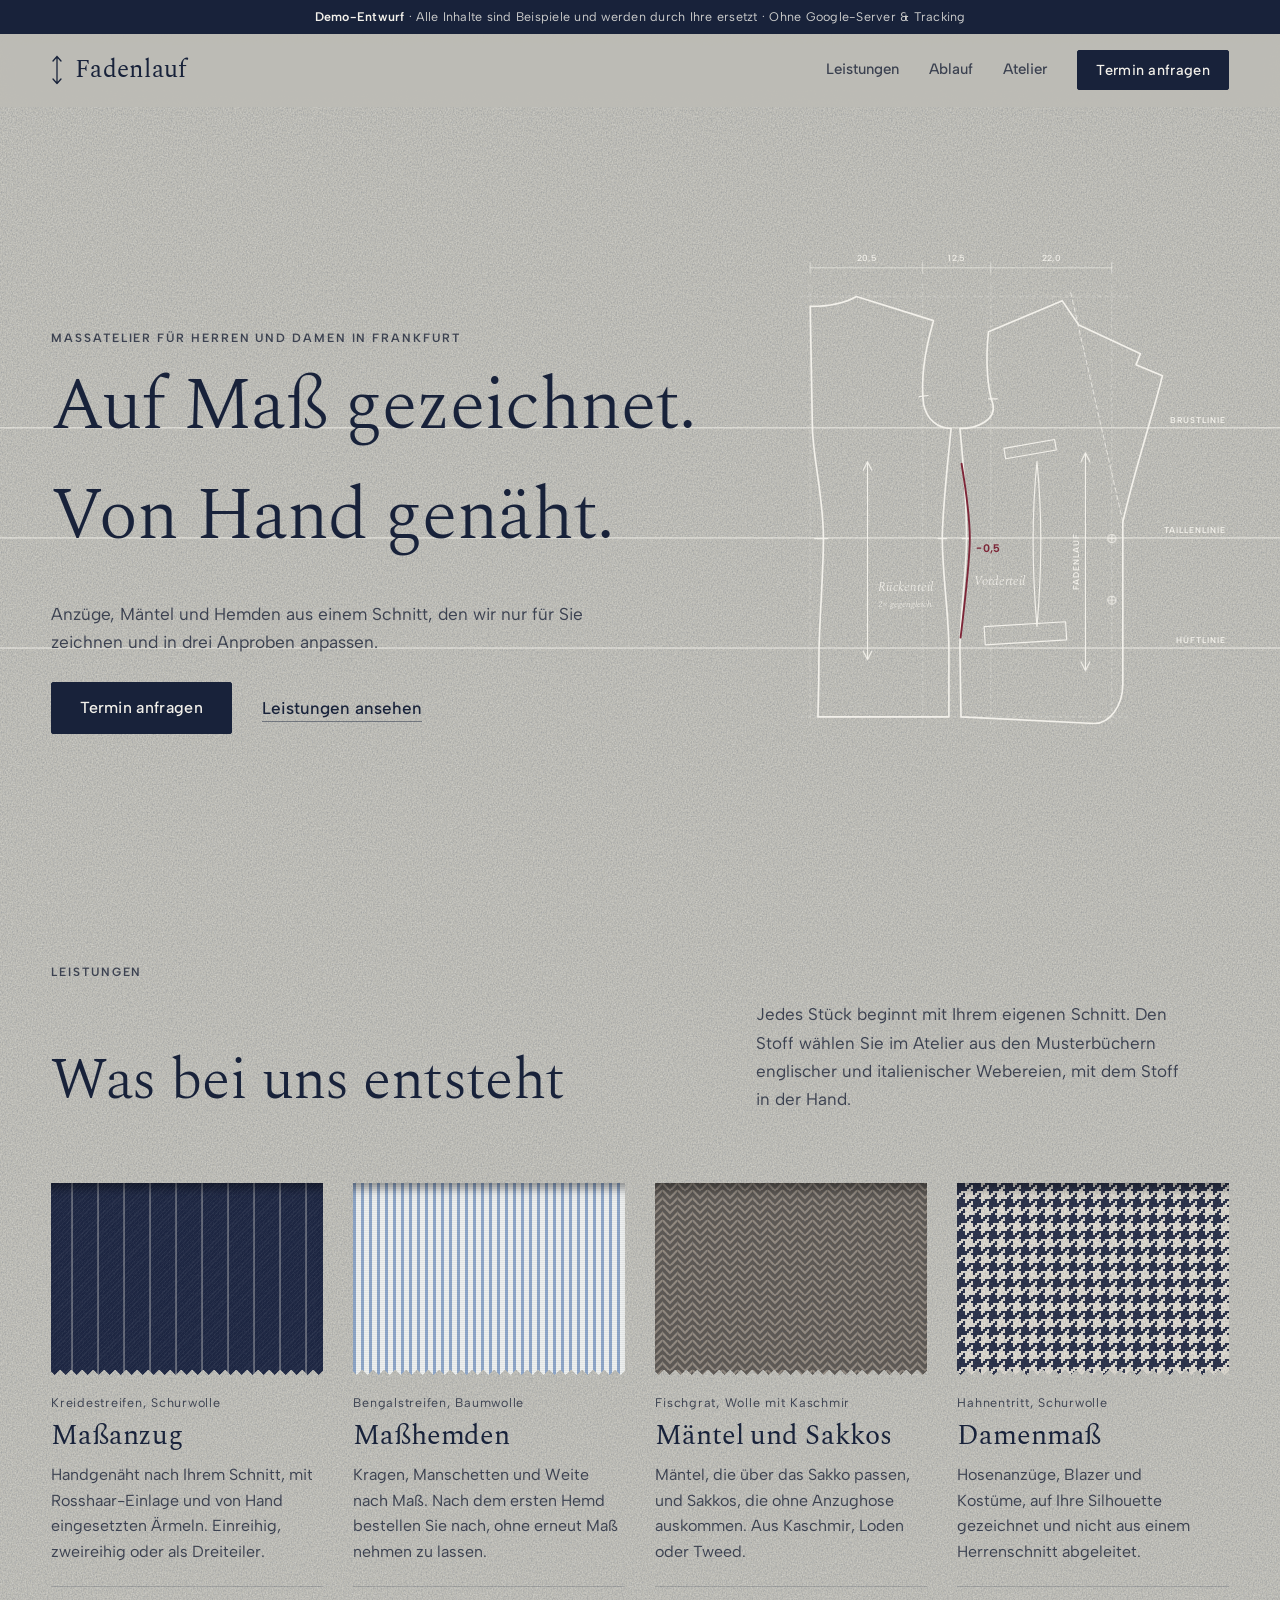
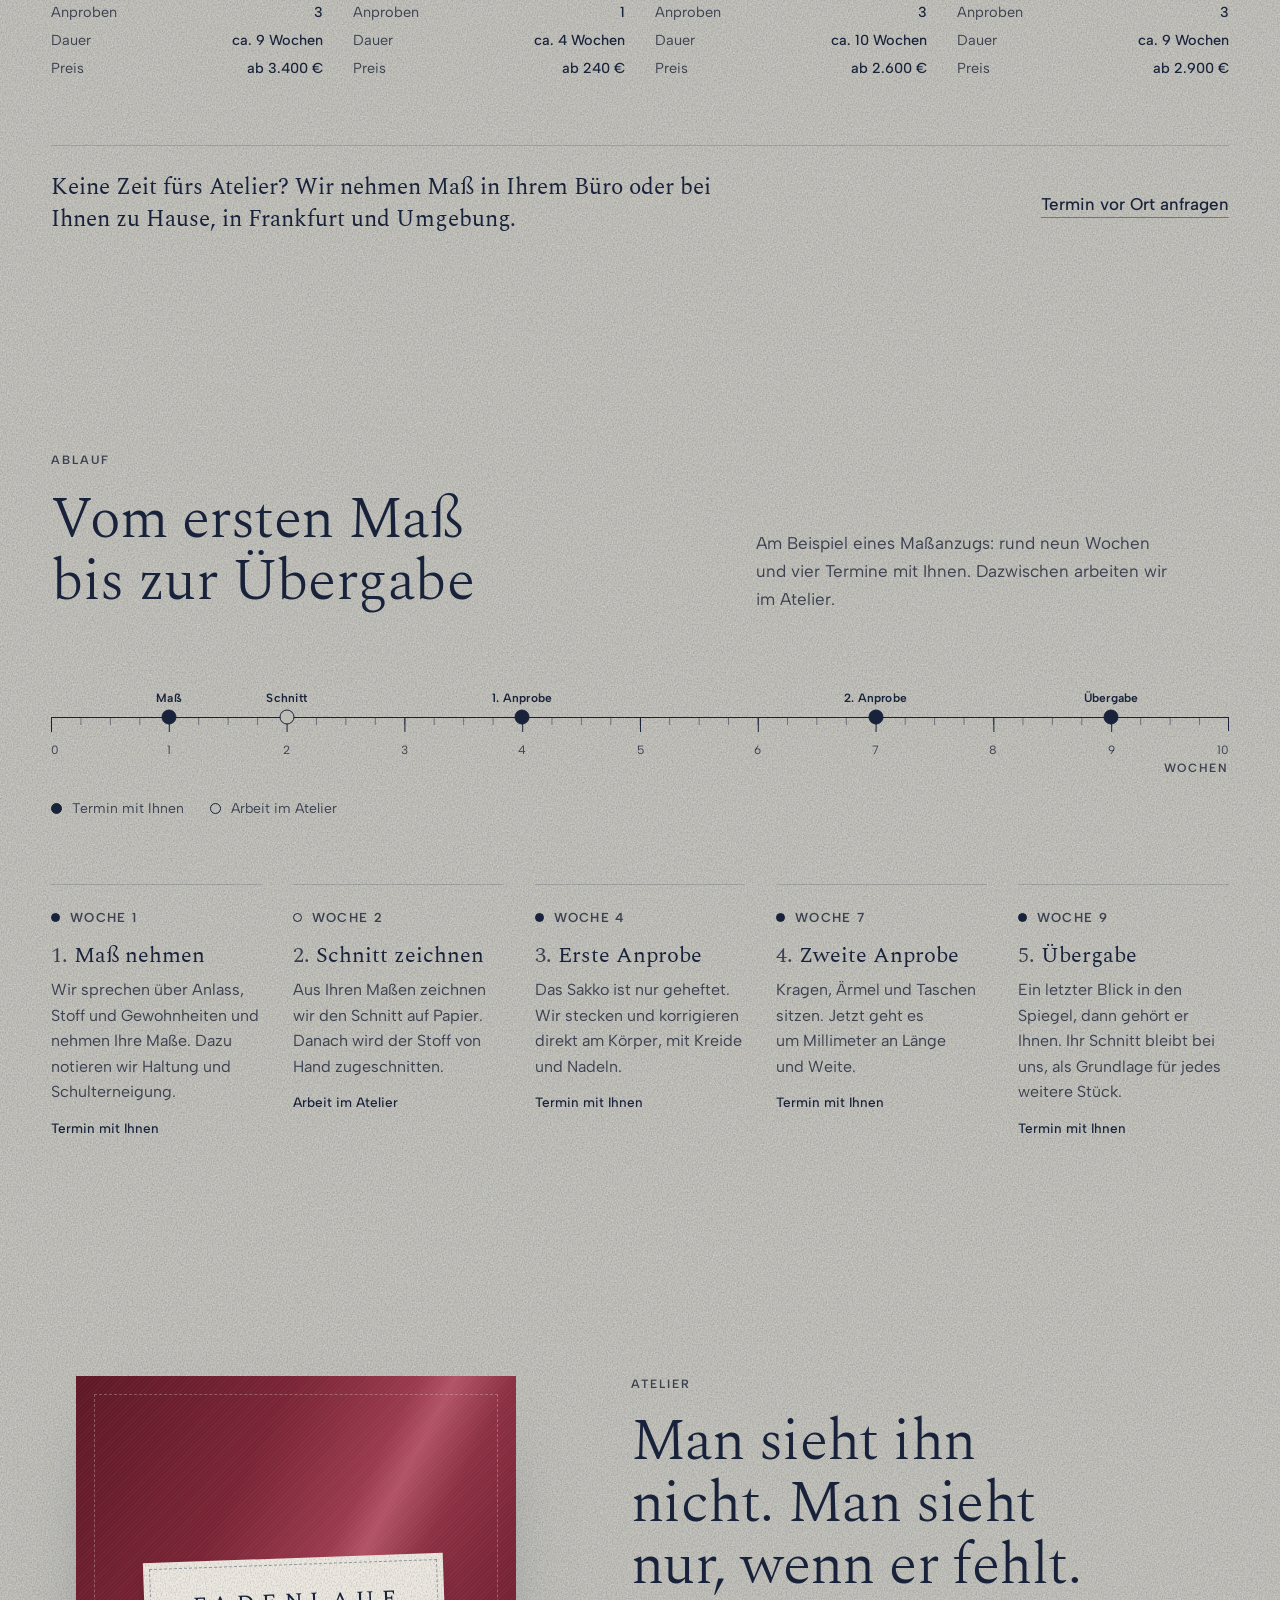
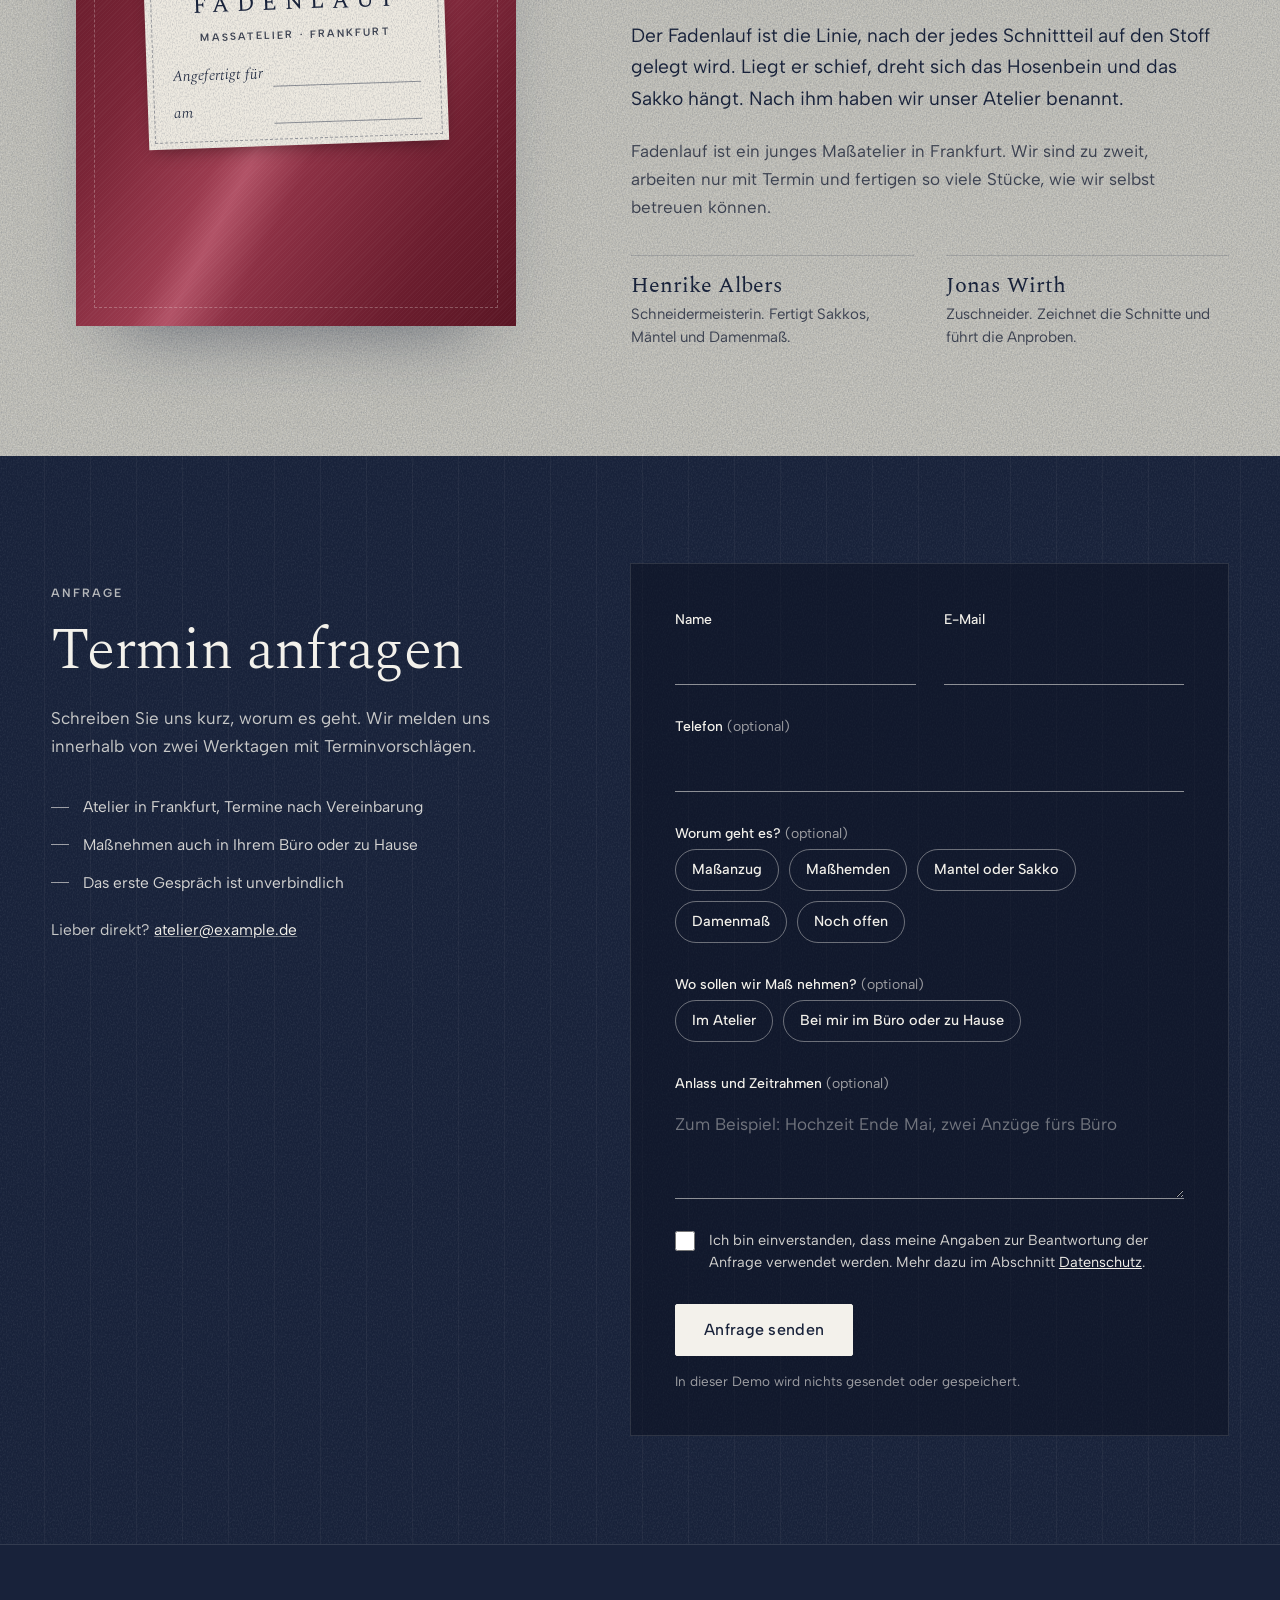
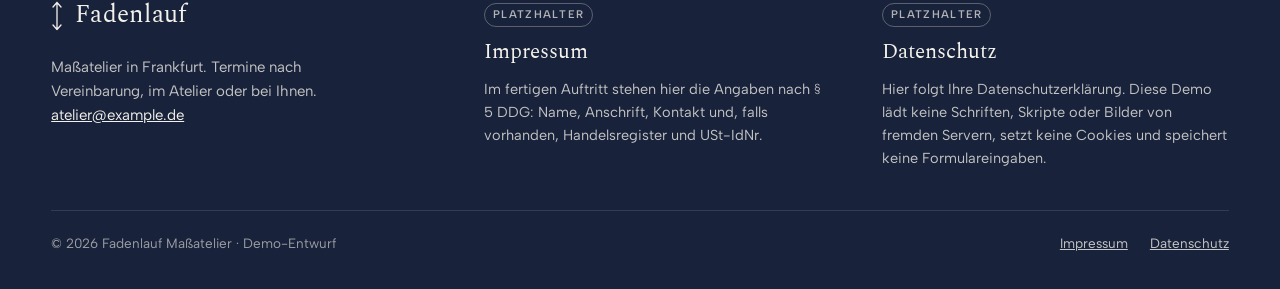
<file: luxus/index.html>
<!doctype html>
<html lang="de">
<head>
<meta charset="utf-8">
<meta name="viewport" content="width=device-width, initial-scale=1">
<meta name="robots" content="noindex, nofollow">
<title>Fadenlauf – Maßatelier (Demo-Entwurf)</title>
<meta name="description" content="Demo-Entwurf einer Website für ein Maßatelier: Leistungen, Ablauf, Atelier und Anfrageformular.">
<meta name="theme-color" content="#18223A">
<link rel="icon" href="data:image/svg+xml,%3Csvg xmlns='http://www.w3.org/2000/svg' viewBox='0 0 32 32'%3E%3Crect width='32' height='32' rx='6' fill='%2318223A'/%3E%3Cpath d='M16 5v22M11 10l5-5 5 5M11 22l5 5 5-5' fill='none' stroke='%23F3F1EB' stroke-width='2' stroke-linecap='round' stroke-linejoin='round'/%3E%3C/svg%3E">
<link rel="preload" href="fonts/Spectral-300-latin.woff2" as="font" type="font/woff2" crossorigin>
<script>document.documentElement.classList.add('js');</script>
<style>
  /* latin-ext */
  @font-face {
    font-family: 'Spectral';
    font-style: italic;
    font-weight: 300;
    font-display: swap;
    src: url(fonts/Spectral-300-italic-latin-ext.woff2) format('woff2');
    unicode-range: U+0100-02BA, U+02BD-02C5, U+02C7-02CC, U+02CE-02D7, U+02DD-02FF, U+0304, U+0308, U+0329, U+1D00-1DBF, U+1E00-1E9F, U+1EF2-1EFF, U+2020, U+20A0-20AB, U+20AD-20C0, U+2113, U+2C60-2C7F, U+A720-A7FF;
  }
  /* latin */
  @font-face {
    font-family: 'Spectral';
    font-style: italic;
    font-weight: 300;
    font-display: swap;
    src: url(fonts/Spectral-300-italic-latin.woff2) format('woff2');
    unicode-range: U+0000-00FF, U+0131, U+0152-0153, U+02BB-02BC, U+02C6, U+02DA, U+02DC, U+0304, U+0308, U+0329, U+2000-206F, U+20AC, U+2122, U+2191, U+2193, U+2212, U+2215, U+FEFF, U+FFFD;
  }
  /* latin-ext */
  @font-face {
    font-family: 'Spectral';
    font-style: normal;
    font-weight: 300;
    font-display: swap;
    src: url(fonts/Spectral-300-latin-ext.woff2) format('woff2');
    unicode-range: U+0100-02BA, U+02BD-02C5, U+02C7-02CC, U+02CE-02D7, U+02DD-02FF, U+0304, U+0308, U+0329, U+1D00-1DBF, U+1E00-1E9F, U+1EF2-1EFF, U+2020, U+20A0-20AB, U+20AD-20C0, U+2113, U+2C60-2C7F, U+A720-A7FF;
  }
  /* latin */
  @font-face {
    font-family: 'Spectral';
    font-style: normal;
    font-weight: 300;
    font-display: swap;
    src: url(fonts/Spectral-300-latin.woff2) format('woff2');
    unicode-range: U+0000-00FF, U+0131, U+0152-0153, U+02BB-02BC, U+02C6, U+02DA, U+02DC, U+0304, U+0308, U+0329, U+2000-206F, U+20AC, U+2122, U+2191, U+2193, U+2212, U+2215, U+FEFF, U+FFFD;
  }
  /* latin-ext */
  @font-face {
    font-family: 'Spectral';
    font-style: normal;
    font-weight: 400;
    font-display: swap;
    src: url(fonts/Spectral-400-latin-ext.woff2) format('woff2');
    unicode-range: U+0100-02BA, U+02BD-02C5, U+02C7-02CC, U+02CE-02D7, U+02DD-02FF, U+0304, U+0308, U+0329, U+1D00-1DBF, U+1E00-1E9F, U+1EF2-1EFF, U+2020, U+20A0-20AB, U+20AD-20C0, U+2113, U+2C60-2C7F, U+A720-A7FF;
  }
  /* latin */
  @font-face {
    font-family: 'Spectral';
    font-style: normal;
    font-weight: 400;
    font-display: swap;
    src: url(fonts/Spectral-400-latin.woff2) format('woff2');
    unicode-range: U+0000-00FF, U+0131, U+0152-0153, U+02BB-02BC, U+02C6, U+02DA, U+02DC, U+0304, U+0308, U+0329, U+2000-206F, U+20AC, U+2122, U+2191, U+2193, U+2212, U+2215, U+FEFF, U+FFFD;
  }
  /* latin-ext */
  @font-face {
    font-family: 'Albert Sans';
    font-style: normal;
    font-weight: 300 700;
    font-display: swap;
    src: url(fonts/AlbertSans-300-700-latin-ext.woff2) format('woff2');
    unicode-range: U+0100-02BA, U+02BD-02C5, U+02C7-02CC, U+02CE-02D7, U+02DD-02FF, U+0304, U+0308, U+0329, U+1D00-1DBF, U+1E00-1E9F, U+1EF2-1EFF, U+2020, U+20A0-20AB, U+20AD-20C0, U+2113, U+2C60-2C7F, U+A720-A7FF;
  }
  /* latin */
  @font-face {
    font-family: 'Albert Sans';
    font-style: normal;
    font-weight: 300 700;
    font-display: swap;
    src: url(fonts/AlbertSans-300-700-latin.woff2) format('woff2');
    unicode-range: U+0000-00FF, U+0131, U+0152-0153, U+02BB-02BC, U+02C6, U+02DA, U+02DC, U+0304, U+0308, U+0329, U+2000-206F, U+20AC, U+2122, U+2191, U+2193, U+2212, U+2215, U+FEFF, U+FFFD;
  }

  /* ---------- Tokens ---------- */
  :root {
    --flannel: #BDBCB5;      /* Flanell: der Grund */
        --marine: #18223A;       /* Marine: Schrift und dunkles Tuch */
    --graphite: #3B4150;     /* Graphit: Nebentext */
    --chalk: #F3F1EB;        /* Kreide: Linien, Schrift auf Marine */
    --lining: #7D2638;       /* Futterseide: der einzige Akzent */
    --lining-hi: #F0B9C3;    /* Futter, aufgehellt: Fehlertext auf Marine */
    --rule: rgba(243, 241, 235, .9);
    --hair: rgba(24, 34, 58, .18);

    --display: "Spectral", Georgia, "Times New Roman", serif;
    --text: "Albert Sans", system-ui, -apple-system, "Segoe UI", sans-serif;

    --gutter: clamp(16px, 4vw, 56px);
    --max: 1360px;
    --ease: cubic-bezier(.22, .7, .18, 1);
    --R: clamp(76px, 8.6vw, 128px);   /* Zeilenabstand der Konstruktionslinien = 20 cm im Schnitt */

    --tex-noise: url("data:image/svg+xml,%3Csvg xmlns='http://www.w3.org/2000/svg' width='180' height='180'%3E%3Cfilter id='n'%3E%3CfeTurbulence type='fractalNoise' baseFrequency='.8 .5' numOctaves='3' seed='1' stitchTiles='stitch'/%3E%3CfeColorMatrix values='0 0 0 0 0.09 0 0 0 0 0.11 0 0 0 0 0.16 0 0 0 -0.5 0.3'/%3E%3C/filter%3E%3Crect width='100%25' height='100%25' filter='url(%23n)'/%3E%3C/svg%3E");
    --tex-fleck: url("data:image/svg+xml,%3Csvg xmlns='http://www.w3.org/2000/svg' width='220' height='220'%3E%3Cfilter id='n'%3E%3CfeTurbulence type='fractalNoise' baseFrequency='.6 .9' numOctaves='2' seed='7' stitchTiles='stitch'/%3E%3CfeColorMatrix values='0 0 0 0 1 0 0 0 0 1 0 0 0 0 0.98 0 0 0 -0.55 0.32'/%3E%3C/filter%3E%3Crect width='100%25' height='100%25' filter='url(%23n)'/%3E%3C/svg%3E");
    --tex-herring: url("data:image/svg+xml,%3Csvg xmlns='http://www.w3.org/2000/svg' width='12' height='6'%3E%3Crect width='12' height='6' fill='%235d5853'/%3E%3Csvg width='6' height='6'%3E%3Cpath d='M-3 3L3-3M0 6L6 0M3 9L9 3' stroke='%23948b81' stroke-width='1.6'/%3E%3C/svg%3E%3Csvg x='6' width='6' height='6'%3E%3Cpath d='M-3 3L3 9M0 0L6 6M3-3L9 3' stroke='%23948b81' stroke-width='1.6'/%3E%3C/svg%3E%3C/svg%3E");
    --tex-hound: url("data:image/svg+xml,%3Csvg xmlns='http://www.w3.org/2000/svg' width='8' height='8'%3E%3Crect width='8' height='8' fill='%23dcd8cf'/%3E%3Cpath fill='%232a3149' d='M0 0h4v1H0zM6 0h2v1H6zM0 1h4v1H0zM5 1h2v1H5zM0 2h6v1H0zM0 3h5v1H0zM7 3h1v1H7zM0 4h2v1H0zM0 5h1v1H0zM3 5h1v1H3zM2 6h2v1H2zM1 7h2v1H1z'/%3E%3C/svg%3E");
  }

  *, *::before, *::after { box-sizing: border-box; }
  html { -webkit-text-size-adjust: 100%; scroll-behavior: smooth; }
  body {
    margin: 0;
    background-color: var(--flannel);
    background-image: var(--tex-noise), var(--tex-fleck);
    color: var(--marine);
    font-family: var(--text);
    font-size: 17px;
    line-height: 1.65;
    font-feature-settings: "kern", "liga";
    text-rendering: optimizeLegibility;
  }
  img, svg { display: block; max-width: 100%; }
  a { color: inherit; }
  :focus-visible { outline: 2px solid var(--marine); outline-offset: 4px; }
  ::selection { background: var(--marine); color: var(--chalk); }

  .wrap { width: 100%; max-width: var(--max); margin-inline: auto; padding-inline: var(--gutter); }
  .eyebrow {
    margin: 0;
    font-family: var(--text);
    font-size: 12px; font-weight: 600; line-height: 1.4;
    letter-spacing: .16em; text-transform: uppercase;
    color: var(--graphite); text-wrap: balance;
  }
  .skip { position: absolute; left: 12px; top: -60px; z-index: 50; padding: 10px 14px; background: var(--marine); color: var(--chalk); text-decoration: none; }
  .skip:focus { top: 12px; }

  /* ---------- Demo-Hinweis ---------- */
  .demo-strip {
    background: var(--marine); color: rgba(243, 241, 235, .82);
    text-align: center; padding: 8px 16px;
    font-size: 12.5px; line-height: 1.45; letter-spacing: .02em;
  }
  .demo-strip b { color: var(--chalk); font-weight: 600; }

  /* ---------- Kopfzeile ---------- */
  .site-header {
    position: sticky; top: 0; z-index: 30;
    background: rgba(189, 188, 181, .9);
    -webkit-backdrop-filter: blur(10px) saturate(1.1);
    backdrop-filter: blur(10px) saturate(1.1);
    border-bottom: 1px solid transparent;
    transition: border-color .4s ease;
  }
  .site-header.is-scrolled { border-bottom-color: var(--hair); }
  .bar { display: flex; align-items: center; justify-content: space-between; gap: 16px; height: 72px; }
  .brand { display: inline-flex; align-items: center; gap: 12px; text-decoration: none; }
  .brand svg { width: 12px; height: 30px; flex: none; }
  .brand span { font-family: var(--display); font-weight: 400; font-size: 25px; line-height: 1; letter-spacing: .01em; }
  .nav { display: flex; align-items: center; gap: 30px; }
  .nav a:not(.btn) { font-size: 15px; font-weight: 500; text-decoration: none; color: var(--graphite); background: linear-gradient(currentColor, currentColor) 0 100% / 0 1px no-repeat; transition: background-size .35s var(--ease), color .2s; padding-bottom: 2px; }
  .nav a:not(.btn):hover { color: var(--marine); background-size: 100% 1px; }

  /* ---------- Knöpfe ---------- */
  .btn {
    display: inline-flex; align-items: center; justify-content: center; gap: 10px;
    padding: 17px 28px; border: 1px solid var(--marine); border-radius: 2px;
    background: var(--marine); color: var(--chalk);
    font: 500 16px/1 var(--text); letter-spacing: .02em; text-decoration: none; cursor: pointer;
    transition: background-color .25s ease, color .25s ease, border-color .25s ease;
  }
  .btn:hover { background: #0E1528; border-color: #0E1528; }
  .btn-sm { padding: 12px 18px; font-size: 14.5px; }
  .btn-chalk { background: var(--chalk); color: var(--marine); border-color: var(--chalk); }
  .btn-chalk:hover { background: #FFFFFF; border-color: #FFFFFF; }
  .link {
    font-weight: 500; text-decoration: underline; text-decoration-thickness: 1px; text-underline-offset: 7px;
    text-decoration-color: rgba(24, 34, 58, .45); transition: text-decoration-color .2s;
  }
  .link:hover { text-decoration-color: currentColor; }

  /* ---------- Hero: der Grundschnitt ---------- */
  .hero { position: relative; overflow: hidden; overflow: clip; padding: calc(var(--R) * .3) 0 calc(var(--R) * .5); }
  @media (min-width: 1024px) { .hero { display: flex; align-items: center; min-height: min(calc(100svh - 106px), calc(var(--R) * 7.2)); } }
  .hero-grid {
    display: grid;
    grid-template-columns: minmax(0, 1fr) auto;
    /* Reihen = Konstruktion: Maßband oben | Hals bis Brustlinie | bis Taillenlinie | bis Hüftlinie | Saum */
    grid-template-rows: calc(var(--R) * .44) calc(var(--R) * 1.2) var(--R) var(--R) calc(var(--R) * .8);
    column-gap: calc(var(--R) * .3);
  }
  .hero-eyebrow { grid-column: 1; grid-row: 2; align-self: end; margin-bottom: calc(var(--R) * .74); }
  .hero-title {
    grid-column: 1; grid-row: 2 / 4; align-self: end;
    position: relative; z-index: 0;
    /* Grundlinie der letzten Zeile genau auf die Taillenlinie setzen (Spectral: Ascent 1.06, Descent .46) */
    top: calc(var(--R) / 2 - .3em);
    margin: 0;
    font-family: var(--display); font-weight: 300;
    font-size: calc(var(--R) * .66);
    line-height: var(--R);
    letter-spacing: -.012em;
    white-space: nowrap;
    --lh: var(--R);
    --base: calc(var(--lh) / 2 + .3em);
  }
  .hero-title span { display: block; }
  .hero-title::before {
    content: ""; position: absolute; z-index: -1;
    left: -100vw; right: -100vw; top: 0; bottom: calc(var(--lh) * -1);
    background: linear-gradient(to bottom, transparent calc(var(--base) - 1px), var(--rule) calc(var(--base) - 1px), var(--rule) var(--base), transparent var(--base)) 0 0 / 100% var(--lh) repeat-y;
  }
  /* Grundlinie der letzten Zeile auf der Hüftlinie (Albert Sans: Ascent .95, Descent .25) */
  .hero-lede { grid-column: 1; grid-row: 4; align-self: end; margin: 0 0 -.45em; max-width: 31em; font-size: clamp(17px, 1.35vw, 19.5px); line-height: 1.6; color: var(--graphite); text-wrap: pretty; }
  .hero-cta { grid-column: 1; grid-row: 5; align-self: start; padding-top: calc(var(--R) * .3); display: flex; flex-wrap: wrap; align-items: center; gap: 14px 30px; }
  .draft { grid-column: 2; grid-row: 1 / 6; width: calc(var(--R) * 3.92); height: calc(var(--R) * 4.44); position: relative; z-index: 1; overflow: visible; }

  /* Zeichnung */
  .draft { color: var(--chalk); fill: none; stroke: var(--chalk); stroke-linecap: round; stroke-linejoin: round; }
  .draft .d-con { stroke-width: .7; stroke-dasharray: 2.5 3.5; opacity: .55; }
  .draft .d-rules { display: none; stroke-width: .9; opacity: .9; }
  .draft .d-dim { stroke-width: .7; opacity: .8; }
  .draft .d-out { stroke-width: 1.5; }
  .draft .d-det { stroke-width: 1.05; }
  .draft .d-roll { stroke-width: .9; stroke-dasharray: 4 3; opacity: .85; }
  .draft .d-fix { stroke: var(--lining); stroke-width: 1.7; }
  .draft text { fill: var(--chalk); stroke: none; font-family: var(--text); font-size: 7.6px; font-weight: 600; letter-spacing: .9px; text-transform: uppercase; }
  .draft .d-name { font-family: var(--display); font-style: italic; font-weight: 300; font-size: 12px; letter-spacing: 0; text-transform: none; }
  .draft .d-small { font-family: var(--display); font-style: italic; font-weight: 300; font-size: 8.5px; letter-spacing: 0; text-transform: none; }
  .draft .d-num { font-size: 8px; letter-spacing: .3px; font-weight: 500; }
  .draft .d-fixlab { fill: var(--lining); font-size: 10px; letter-spacing: .2px; font-weight: 700; }
  .draft .d-dot { fill: var(--chalk); stroke: none; }

  /* Einstieg: Kreide zeichnet den Schnitt (≤ 2,2 s) */
  /* Strich 1.001 + Lücke 2: vor dem Zeichnen bleibt kein runder Linienkopf als Punkt stehen */
  @keyframes draw { from { stroke-dashoffset: 1.01; } to { stroke-dashoffset: 0; } }
  @keyframes fade { from { opacity: 0; } }
  @keyframes ink { from { color: transparent; } }
  @keyframes rise { from { opacity: 0; translate: 0 10px; } }
  .draft .d-out, .draft .d-det, .draft .d-fix { stroke-dasharray: 1.001 2; stroke-dashoffset: 0; animation: draw 1s var(--ease) both; }
  .draft .d-out.back { animation-duration: 1.05s; animation-delay: .15s; }
  .draft .d-out.front { animation-duration: 1.1s; animation-delay: .4s; }
  .draft .d-det { animation-duration: .5s; animation-delay: 1.15s; }
  .draft .d-fix { animation-duration: .45s; animation-delay: 1.7s; }
  .draft .d-con, .draft .d-dim { animation: fade .6s ease both; }
  .draft .d-roll, .draft .d-grain, .draft .d-lab, .draft .d-dot { animation: fade .5s ease both; animation-delay: 1.3s; }
  .draft .d-fixlab { animation: fade .3s ease both; animation-delay: 1.95s; }
  .hero-title { animation: ink 1s ease both .1s; }
  .hero-title::before { animation: fade .8s ease both; }
  .hero-eyebrow, .hero-lede, .hero-cta { animation: rise .9s var(--ease) both; }
  .hero-eyebrow { animation-delay: .05s; }
  .hero-lede { animation-delay: .35s; }
  .hero-cta { animation-delay: .5s; }

  /* ---------- Abschnitte ---------- */
  section[id], [id="impressum"], [id="datenschutz"] { scroll-margin-top: 88px; }
  .sec { padding: clamp(72px, 8.4vw, 124px) 0; }
  .hero + .sec { padding-top: clamp(40px, 5vw, 76px); }
  .sec-head { display: grid; grid-template-columns: minmax(0, 1.15fr) minmax(0, .85fr); gap: 20px clamp(24px, 5vw, 80px); align-items: end; margin-bottom: clamp(44px, 5.5vw, 76px); }
  .sec-head .eyebrow { grid-column: 1 / -1; }
  .h2 {
    margin: 0; font-family: var(--display); font-weight: 300;
    font-size: clamp(36px, 4.5vw, 62px); line-height: 1.08; letter-spacing: -.01em;
    max-width: 20ch; text-wrap: balance;
  }
  .sec-head p { margin: 0; color: var(--graphite); max-width: 40ch; text-wrap: pretty; }

  /* Leistungen: Stoffmuster */
  .svc-grid { display: grid; grid-template-columns: repeat(4, minmax(0, 1fr)); gap: clamp(20px, 2.4vw, 36px); }
  .svc { display: flex; flex-direction: column; }
  .swatch {
    --z: 11px;
    position: relative; height: clamp(150px, 15vw, 220px);
    -webkit-mask: conic-gradient(from -45deg at bottom, #0000, #000 1deg 89deg, #0000 90deg) 50% / var(--z) 100%;
    mask: conic-gradient(from -45deg at bottom, #0000, #000 1deg 89deg, #0000 90deg) 50% / var(--z) 100%;
    transition: transform .6s var(--ease);
    box-shadow: inset 0 14px 18px -14px rgba(0, 0, 0, .35);
  }
  .swatch::after { /* Faltkante des Musterbuchs */
    content: ""; position: absolute; inset: 0 0 auto 0; height: 12px;
    background: linear-gradient(to bottom, rgba(0, 0, 0, .22), transparent);
  }
  .sw-chalk {
    background-color: #1C2541;
    background-image:
      repeating-linear-gradient(90deg, transparent 0 20px, rgba(236, 233, 224, .08) 20px, rgba(236, 233, 224, .5) 21px, rgba(236, 233, 224, .08) 22.2px, transparent 22.2px 26px),
      repeating-linear-gradient(-45deg, rgba(255, 255, 255, .045) 0 1px, transparent 1px 3px),
      var(--tex-noise);
  }
  .sw-bengal {
    background-color: #EEF0EF;
    background-image:
      repeating-linear-gradient(0deg, rgba(20, 30, 50, .05) 0 1px, transparent 1px 2px),
      repeating-linear-gradient(90deg, #8FA7C9 0 3.5px, #EEF0EF 3.5px 8px),
      var(--tex-noise);
  }
  .sw-herring { background-color: #5d5853; background-image: var(--tex-noise), var(--tex-herring); background-size: auto, 15px 7.5px; }
  .sw-hound { background-color: #dcd8cf; background-image: var(--tex-noise), var(--tex-hound); background-size: auto, 16px 16px; }
  .svc-cloth { margin: 18px 0 0; font-size: 12.5px; letter-spacing: .06em; color: var(--graphite); }
  .svc h3 { margin: 6px 0 10px; font-family: var(--display); font-weight: 400; font-size: clamp(26px, 2.2vw, 31px); line-height: 1.15; letter-spacing: -.005em; }
  .svc > p:not(.svc-cloth) { margin: 0 0 22px; color: var(--graphite); font-size: 16px; line-height: 1.6; text-wrap: pretty; }
  .svc-meta { margin: auto 0 0; padding-top: 14px; border-top: 1px solid var(--hair); display: grid; grid-template-columns: auto 1fr; gap: 4px 16px; font-size: 14.5px; font-variant-numeric: tabular-nums; }
  .svc-meta dt { color: var(--graphite); }
  .svc-meta dd { margin: 0; text-align: right; font-weight: 500; }
  @media (hover: hover) { .svc:hover .swatch { transform: translateY(-5px); } }

  .visit {
    margin-top: clamp(40px, 5vw, 64px);
    display: flex; flex-wrap: wrap; align-items: center; justify-content: space-between; gap: 16px 32px;
    padding: 26px 0 0; border-top: 1px solid var(--hair);
  }
  .visit p { margin: 0; max-width: 60ch; font-family: var(--display); font-size: clamp(20px, 1.8vw, 24px); line-height: 1.4; }

  /* Ablauf: Maßband in Wochen */
  .tape { position: relative; margin: 0 0 clamp(40px, 5vw, 64px); padding-top: 34px; }
  .tape-track {
    position: relative; height: 22px;
    border-top: 1px solid var(--marine);
    background:
      linear-gradient(90deg, var(--marine) 1px, transparent 1px) 0 0 / 10% 14px repeat-x,
      linear-gradient(90deg, rgba(24, 34, 58, .5) 1px, transparent 1px) 0 0 / 2.5% 7px repeat-x;
  }
  .tape-track::after { content: ""; position: absolute; right: 0; top: -1px; width: 1px; height: 14px; background: var(--marine); }
  .tape-nums { position: relative; height: 18px; margin-top: 2px; font-size: 12px; font-variant-numeric: tabular-nums; color: var(--graphite); }
  .tape-nums span { position: absolute; left: calc(var(--w) * 10%); transform: translateX(-50%); white-space: nowrap; }
  .tape-unit { text-align: right; font-size: 12px; letter-spacing: .14em; text-transform: uppercase; font-weight: 600; color: var(--graphite); }
  .tape-nums span:first-child { transform: none; }
  .tape-nums span:last-child { transform: translateX(-100%); }
  .tape-mark { position: absolute; top: 34px; left: calc(var(--w) * 10%); width: 15px; height: 15px; border-radius: 50%; transform: translate(-50%, -50%); border: 1.5px solid var(--marine); background: var(--flannel); }
  .tape-mark.is-meet { background: var(--marine); }
  .tape-mark span { position: absolute; bottom: 16px; left: 50%; transform: translateX(-50%); white-space: nowrap; font-size: 12px; font-weight: 600; letter-spacing: .02em; }
  .tape-legend { display: flex; flex-wrap: wrap; gap: 8px 26px; margin-top: 18px; font-size: 14px; color: var(--graphite); }
  .tape-legend span { display: inline-flex; align-items: center; gap: 10px; }
  .tape-legend i { width: 11px; height: 11px; border-radius: 50%; border: 1.5px solid var(--marine); }
  .tape-legend i.is-meet { background: var(--marine); }

  .steps { list-style: none; margin: 0; padding: 0; display: grid; grid-template-columns: repeat(5, minmax(0, 1fr)); gap: clamp(20px, 2.4vw, 36px); counter-reset: step; }
  .step { counter-increment: step; position: relative; padding-top: 22px; border-top: 1px solid var(--hair); }
  .step-week { display: flex; align-items: center; gap: 10px; font-size: 13px; font-weight: 600; letter-spacing: .1em; text-transform: uppercase; color: var(--graphite); }
  .step-week::before { content: ""; width: 9px; height: 9px; border-radius: 50%; border: 1.5px solid var(--marine); flex: none; }
  .step.is-meet .step-week::before { background: var(--marine); }
  .step h3 { margin: 14px 0 8px; font-family: var(--display); font-weight: 400; font-size: 22px; line-height: 1.2; }
  .step h3::before { content: counter(step) ". "; color: var(--graphite); }
  .step p { margin: 0; color: var(--graphite); font-size: 16px; line-height: 1.6; text-wrap: pretty; }
  .step .kind { display: block; margin-top: 12px; font-size: 13.5px; font-weight: 500; color: var(--marine); }

  /* Atelier */
  .atelier { display: grid; grid-template-columns: minmax(0, .82fr) minmax(0, 1fr); gap: clamp(40px, 7vw, 120px); align-items: center; }
  .lining {
    position: relative; margin: 0; aspect-ratio: 4 / 5; max-width: 440px; width: 100%; justify-self: center;
    background:
      repeating-linear-gradient(-45deg, rgba(255, 255, 255, .03) 0 1px, transparent 1px 3px),
      linear-gradient(118deg, #5E1826 0%, #7A2537 30%, #9A3A4E 47%, #B25367 52%, #8C3044 60%, #6B1D2E 82%, #5A1624 100%);
    box-shadow: 0 40px 70px -40px rgba(24, 34, 58, .55);
    display: grid; place-items: center;
  }
  .lining::before { /* Futter-Naht mit Handstich */
    content: ""; position: absolute; inset: 18px; border: 1px dashed rgba(243, 241, 235, .28);
  }
  .label {
    position: relative; width: min(74%, 300px); padding: 26px 26px 22px; text-align: center;
    background: #EDE9E0 var(--tex-noise); color: var(--marine);
    box-shadow: 0 8px 18px -8px rgba(0, 0, 0, .45);
    transform: rotate(-2deg);
  }
  .label::before { content: ""; position: absolute; inset: 6px; border: 1px dashed rgba(24, 34, 58, .38); pointer-events: none; }
  .label-brand { display: block; font-family: var(--display); font-weight: 400; font-size: 23px; letter-spacing: .32em; text-transform: uppercase; margin-right: -.32em; }
  .label-sub { display: block; margin-top: 4px; font-size: 10.5px; font-weight: 600; letter-spacing: .2em; text-transform: uppercase; color: var(--graphite); }
  .label-fill { display: grid; grid-template-columns: auto 1fr; gap: 12px 10px; margin-top: 18px; text-align: left; font-family: var(--display); font-style: italic; font-weight: 300; font-size: 15px; }
  .label-fill i { border-bottom: 1px solid rgba(24, 34, 58, .45); }
  .atelier-text .h2 { max-width: 18ch; margin-top: 18px; }
  .atelier-text p { color: var(--graphite); max-width: 52ch; margin: 22px 0 0; text-wrap: pretty; }
  .atelier-text p.lead { color: var(--marine); font-size: clamp(18px, 1.5vw, 20px); }
  .people { list-style: none; padding: 0; margin: 34px 0 0; display: grid; grid-template-columns: repeat(2, minmax(0, 1fr)); gap: 22px 32px; }
  .people li { padding-top: 16px; border-top: 1px solid var(--hair); }
  .people b { display: block; font-family: var(--display); font-weight: 400; font-size: 22px; line-height: 1.25; }
  .people span { display: block; margin-top: 4px; font-size: 15px; color: var(--graphite); line-height: 1.5; }

  /* Anfrage: Marine mit Kreidestreifen */
  .sec-navy {
    background-color: var(--marine);
    background-image:
      repeating-linear-gradient(90deg, transparent 0 44px, rgba(243, 241, 235, .045) 44px 45px, transparent 45px 46px),
      var(--tex-noise);
    color: var(--chalk);
  }
  .sec-navy :focus-visible { outline-color: var(--chalk); }
  .sec-navy .eyebrow { color: rgba(243, 241, 235, .72); }
  .ask { display: grid; grid-template-columns: minmax(0, .9fr) minmax(0, 1.1fr); gap: clamp(40px, 7vw, 120px); align-items: start; }
  .ask-intro .h2 { margin-top: 18px; }
  .ask-intro > p { color: rgba(243, 241, 235, .8); max-width: 40ch; margin: 22px 0 0; }
  .ask-facts { list-style: none; padding: 0; margin: 34px 0 0; display: grid; gap: 12px; font-size: 15.5px; color: rgba(243, 241, 235, .86); }
  .ask-facts li { position: relative; padding-left: 32px; }
  .ask-facts li::before { content: ""; position: absolute; left: 0; top: .8em; width: 18px; height: 1px; background: rgba(243, 241, 235, .6); }
  .ask-mail { margin-top: 30px; font-size: 15.5px; color: rgba(243, 241, 235, .86); }
  .ask-mail a { color: var(--chalk); text-decoration-color: rgba(243, 241, 235, .45); }

  .form { display: grid; grid-template-columns: repeat(2, minmax(0, 1fr)); gap: 30px 28px; background: rgba(12, 18, 33, .55); padding: clamp(24px, 3.4vw, 44px); border: 1px solid rgba(243, 241, 235, .12); }
  .field { margin: 0; padding: 0; border: 0; min-width: 0; display: flex; flex-direction: column; gap: 8px; }
  .field.full { grid-column: 1 / -1; }
  .field label, .field legend { font-size: 14px; font-weight: 500; color: var(--chalk); padding: 0; }
  .opt { font-weight: 400; color: rgba(243, 241, 235, .62); }
  .field input[type="text"], .field input[type="email"], .field input[type="tel"], .field textarea {
    width: 100%; margin: 0; padding: 10px 0 11px;
    background: transparent; border: 0; border-bottom: 1px solid rgba(243, 241, 235, .55); border-radius: 0;
    color: var(--chalk); font: 400 17px/1.4 var(--text);
    transition: border-color .2s;
  }
  .field textarea { min-height: 96px; resize: vertical; }
  .field input::placeholder, .field textarea::placeholder { color: rgba(243, 241, 235, .42); }
  .field input:hover, .field textarea:hover { border-bottom-color: rgba(243, 241, 235, .85); }
  .field input:focus, .field textarea:focus { border-bottom-color: var(--chalk); box-shadow: 0 1px 0 0 var(--chalk); }
  .field input:focus-visible, .field textarea:focus-visible { outline: 2px solid var(--chalk); outline-offset: 5px; }
  .field [aria-invalid="true"] { border-bottom-color: var(--lining-hi); }
  .err { margin: 0; font-size: 13.5px; line-height: 1.45; color: var(--lining-hi); }
  .err[hidden] { display: none; }
  .chips { display: flex; flex-wrap: wrap; gap: 10px; margin-top: 4px; }
  .chip { position: relative; }
  .chip input { position: absolute; opacity: 0; width: 1px; height: 1px; }
  .chip span {
    display: inline-flex; align-items: center; min-height: 40px; padding: 8px 16px;
    border: 1px solid rgba(243, 241, 235, .4); border-radius: 999px;
    font-size: 14.5px; color: var(--chalk); cursor: pointer; user-select: none;
    transition: background-color .2s, color .2s, border-color .2s;
  }
  .chip span:hover { border-color: var(--chalk); }
  .chip input:checked + span { background: var(--chalk); color: var(--marine); border-color: var(--chalk); }
  .chip input:focus-visible + span { outline: 2px solid var(--chalk); outline-offset: 3px; }
  .consent { flex-direction: row; flex-wrap: wrap; align-items: flex-start; gap: 12px 14px; }
  .consent input { flex: none; width: 20px; height: 20px; margin: 2px 0 0; accent-color: var(--chalk); }
  .consent label { flex: 1 1 0; min-width: 0; font-weight: 400; font-size: 14.5px; line-height: 1.55; color: rgba(243, 241, 235, .86); }
  .consent label a { color: var(--chalk); }
  .consent .err { flex-basis: 100%; padding-left: 34px; }
  .form-foot { grid-column: 1 / -1; display: flex; flex-wrap: wrap; align-items: center; gap: 14px 24px; }
  .form-foot p { margin: 0; font-size: 13.5px; color: rgba(243, 241, 235, .62); }

  /* Fußzeile */
  .footer { background: var(--marine); color: rgba(243, 241, 235, .78); font-size: 15px; border-top: 1px solid rgba(243, 241, 235, .12); }
  .foot { display: grid; grid-template-columns: minmax(0, 1.1fr) minmax(0, 1fr) minmax(0, 1fr); gap: 32px clamp(24px, 4vw, 64px); padding-top: 56px; padding-bottom: 40px; }
  .foot .brand { color: var(--chalk); }
  .foot-brand p { margin: 16px 0 0; max-width: 34ch; line-height: 1.6; }
  .foot-brand a { color: var(--chalk); }
  .legal h2 { margin: 0 0 8px; font-family: var(--display); font-weight: 400; font-size: 21px; color: var(--chalk); }
  .legal p { margin: 0; font-size: 14.5px; line-height: 1.6; }
  .legal .tag { display: inline-block; margin-bottom: 8px; padding: 2px 8px; border: 1px solid rgba(243, 241, 235, .3); border-radius: 999px; font-size: 11px; font-weight: 600; letter-spacing: .12em; text-transform: uppercase; color: rgba(243, 241, 235, .7); }
  .copy { position: relative; display: flex; flex-wrap: wrap; justify-content: space-between; gap: 8px 24px; padding-top: 22px; padding-bottom: 34px; font-size: 13.5px; color: rgba(243, 241, 235, .6); }
  .copy::before { content: ""; position: absolute; top: 0; left: var(--gutter); right: var(--gutter); height: 1px; background: rgba(243, 241, 235, .12); }
  .copy nav { display: flex; gap: 22px; }
  .copy a { color: rgba(243, 241, 235, .8); }

  /* Dialog */
  dialog {
    width: min(560px, calc(100vw - 32px)); max-height: calc(100dvh - 32px); padding: 0; border: 0; border-radius: 3px;
    background: var(--flannel) var(--tex-noise); color: var(--marine);
    box-shadow: 0 50px 90px -30px rgba(8, 12, 24, .7);
  }
  dialog::backdrop { background: rgba(12, 18, 33, .66); -webkit-backdrop-filter: blur(3px); backdrop-filter: blur(3px); }
  .dlg { padding: clamp(24px, 4vw, 38px); }
  .dlg h2 { margin: 12px 0 12px; font-family: var(--display); font-weight: 300; font-size: clamp(28px, 4vw, 36px); line-height: 1.12; text-wrap: balance; }
  .dlg p { margin: 0 0 14px; color: var(--graphite); text-wrap: pretty; }
  .nb { white-space: nowrap; }
  .dlg p.dlg-key { color: var(--marine); font-size: 18px; }
  .mail { margin: 20px 0 18px; background: var(--chalk); border: 1px solid rgba(24, 34, 58, .12); font-size: 14.5px; }
  .mail-row { display: grid; grid-template-columns: 96px minmax(0, 1fr); gap: 12px; padding: 10px 16px; border-top: 1px solid rgba(24, 34, 58, .08); }
  .mail-row:first-child { border-top: 0; background: rgba(24, 34, 58, .05); }
  .mail-row span { color: var(--graphite); }
  .mail-row b { font-weight: 500; overflow-wrap: anywhere; white-space: pre-line; }
  .dlg-note { font-size: 14px; }

  /* Scroll-Reveal */
  .js .reveal { opacity: 0; transform: translateY(18px); transition: opacity 1s var(--ease), transform 1s var(--ease); transition-delay: var(--d, 0s); }
  .js .reveal.is-in { opacity: 1; transform: none; }
  .js .tape-track { transform: scaleX(0); transform-origin: 0 50%; transition: transform 1.4s var(--ease) .1s; }
  .js .tape.is-in .tape-track { transform: none; }
  .js .tape-mark { opacity: 0; transition: opacity .5s ease; transition-delay: calc(.25s + var(--w) * .1s); }
  .js .tape.is-in .tape-mark { opacity: 1; }

  /* ---------- Responsive ---------- */
  @media (max-width: 1180px) {
    .svc-grid { grid-template-columns: repeat(2, minmax(0, 1fr)); row-gap: 56px; }
    .steps { grid-template-columns: repeat(3, minmax(0, 1fr)); row-gap: 40px; }
  }
  @media (max-width: 1023px) {
    .hero { padding: 36px 0 64px; }
    .hero-grid { display: block; }
    .hero-eyebrow { margin: 0 0 18px; }
    .hero-title {
      top: 0; white-space: normal;
      font-size: clamp(42px, 11.4vw, 72px); line-height: 1.2;
      --lh: 1.2em;
    }
    .hero-title::before { bottom: 0; }
    .hero-lede { padding-top: 22px; }
    .hero-cta { padding-top: 28px; }
    .draft { width: 100%; height: auto; max-width: 620px; margin: 44px auto 0; }
    .draft .d-rules { display: inline; }
    .draft text { font-size: 9.5px; }
    .draft .d-small { font-size: 8px; }
    .draft .d-name { font-size: 13.5px; }
    .draft .d-fixlab { font-size: 12px; }
  }
  @media (max-width: 899px) {
    .sec-head { grid-template-columns: 1fr; align-items: start; }
    .atelier, .ask { grid-template-columns: 1fr; }
    .lining { max-width: 440px; aspect-ratio: 5 / 4; order: 2; }
    .foot { grid-template-columns: 1fr; }
  }
  @media (max-width: 759px) {
    .nav a:not(.btn) { display: none; }
  }
  @media (max-width: 640px) {
    body { font-size: 16.5px; }
    .bar { height: 64px; }
    .brand span { font-size: 22px; }
    .btn { width: 100%; }
    .btn-sm { width: auto; }
    .hero-cta { flex-direction: column; align-items: stretch; }
    .hero-cta .link { align-self: flex-start; }
    .svc-grid, .steps, .people { grid-template-columns: 1fr; }
    .svc-grid { row-gap: 48px; }
    .steps { row-gap: 32px; }
    .form { grid-template-columns: 1fr; padding: 22px 18px; margin-inline: -2px; }
    .tape-mark span { display: none; }
  }
  @media (prefers-reduced-motion: reduce) {
    html { scroll-behavior: auto; }
    *, *::before, *::after { animation: none !important; transition: none !important; }
    .js .reveal, .js .tape-mark { opacity: 1; transform: none; }
    .js .tape-track { transform: none; }
  }
</style>
</head>
<body>
<a class="skip" href="#main">Zum Inhalt springen</a>

<div class="demo-strip" role="note"><b>Demo-Entwurf</b> · Alle Inhalte sind Beispiele und werden durch Ihre ersetzt · Ohne Google-Server &amp; Tracking</div>

<header class="site-header" id="top">
  <div class="wrap bar">
    <a class="brand" href="#top" aria-label="Fadenlauf Maßatelier, zum Seitenanfang">
      <svg viewBox="0 0 12 30" aria-hidden="true"><path d="M6 1.5v27M2 6l4-4.5L10 6M2 24l4 4.5 4-4.5" fill="none" stroke="currentColor" stroke-width="1.3" stroke-linecap="round" stroke-linejoin="round"/></svg>
      <span>Fadenlauf</span>
    </a>
    <nav class="nav" aria-label="Hauptnavigation">
      <a href="#leistungen">Leistungen</a>
      <a href="#ablauf">Ablauf</a>
      <a href="#atelier">Atelier</a>
      <a class="btn btn-sm" href="#anfrage">Termin anfragen</a>
    </nav>
  </div>
</header>

<main id="main">
  <section class="hero" aria-labelledby="hero-title">
    <div class="wrap hero-grid">
      <p class="eyebrow hero-eyebrow">Maßatelier für Herren und Damen in <span data-ort>Frankfurt</span></p>
      <h1 class="hero-title" id="hero-title"><span>Auf Maß gezeichnet.</span><span>Von Hand genäht.</span></h1>
      <p class="hero-lede">Anzüge, Mäntel und Hemden aus einem Schnitt, den wir nur für Sie zeichnen und in drei Anproben anpassen.</p>
      <div class="hero-cta">
        <a class="btn" href="#anfrage">Termin anfragen</a>
        <a class="link" href="#leistungen">Leistungen ansehen</a>
      </div>

      <svg class="draft" viewBox="-12 -44 392 444" role="img" aria-labelledby="draft-t">
        <title id="draft-t">Schnittzeichnung eines Sakkos: Rückenteil und Vorderteil mit Brust-, Taillen- und Hüftlinie, Fadenlauf und einer Korrektur von einem halben Zentimeter an der Taille.</title>
        <!-- Konstruktion -->
        <path class="d-con" d="M0 -10V392M102 -10V392M164 -10V392M274 -10V392M-8 0H292M-8 382H292"/>
        <g class="d-rules">
          <path d="M-12 120H380M-12 220H380M-12 320H380"/>
        </g>
        <!-- Maßband oben -->
        <path class="d-dim" d="M0 -26H274M0 -31V-21M102 -31V-21M164 -31V-21M274 -31V-21"/>
        <text class="d-num" x="51" y="-32" text-anchor="middle">20,5</text>
        <text class="d-num" x="133" y="-32" text-anchor="middle">12,5</text>
        <text class="d-num" x="219" y="-32" text-anchor="middle">22,0</text>
        <!-- Rückenteil -->
        <path class="d-out back" pathLength="1" d="M0 9C14 9 30 7 42 0L112 22C105 46 100 74 103 98C106 112 116 120 128 120C124 160 120 196 120 220C120 252 126 290 126 320L126 382L7 382C8 352 8 334 8 320C9 284 12 250 12 220C12 182 3 150 2 120Z"/>
        <!-- Vorderteil -->
        <path class="d-out front" pathLength="1" d="M229 4L162 32C159 58 161 84 166 98C169 112 152 120 136 120C140 160 142 196 142 220C142 252 136 290 136 320L137 382L258 388C272 388 284 372 284 352L284 205C294 160 310 112 320 72L296 62L300 52L244 26Z"/>
        <!-- Details: Abnäher, Taschen, Knipse -->
        <path class="d-det" pathLength="1" d="M206 150Q199 220 206 300Q213 220 206 150"/>
        <path class="d-det" pathLength="1" d="M176 138L222 130L223.6 139.5L177.6 147.5Z"/>
        <path class="d-det" pathLength="1" d="M158 300L232 295.5L233 312L159 316.5Z"/>
        <path class="d-det" pathLength="1" d="M99 91L107 90M162 93L170 93M116 220H124M138 220H146M4 220H16"/>
        <path class="d-roll" d="M284 205L236 -6"/>
        <!-- Knöpfe -->
        <g class="d-lab">
          <circle cx="274" cy="220" r="3.6" fill="none" stroke="currentColor" stroke-width="1"/>
          <circle cx="274" cy="276" r="3.6" fill="none" stroke="currentColor" stroke-width="1"/>
          <path d="M271.5 220H276.5M274 217.5V222.5M271.5 276H276.5M274 273.5V278.5" stroke="currentColor" stroke-width=".8"/>
        </g>
        <!-- Fadenlauf -->
        <g class="d-grain" style="stroke-width:1">
          <path d="M52 150V330M48 158L52 150L56 158M48 322L52 330L56 322"/>
          <path d="M250 142V340M246 150L250 142L254 150M246 332L250 340L254 332"/>
        </g>
        <g class="d-lab">
          <text x="244" y="241" text-anchor="middle" transform="rotate(-90 244 241)">Fadenlauf</text>
          <text class="d-name" x="62" y="268">Rückenteil</text>
          <text class="d-small" x="62" y="282">2× gegengleich</text>
          <text class="d-name" x="149" y="262">Vorderteil</text>
          <text x="378" y="115" text-anchor="end">Brustlinie</text>
          <text x="378" y="215" text-anchor="end">Taillenlinie</text>
          <text x="378" y="315" text-anchor="end">Hüftlinie</text>
        </g>
        <!-- Korrektur aus der ersten Anprobe -->
        <path class="d-fix" pathLength="1" d="M137.5 152C142.5 182 145 202 145 220C145 240 140.5 278 136.6 310"/>
        <text class="d-fixlab" x="151" y="232">−0,5</text>
      </svg>
    </div>
  </section>

  <section class="sec" id="leistungen" aria-labelledby="leistungen-t">
    <div class="wrap">
      <div class="sec-head reveal">
        <p class="eyebrow">Leistungen</p>
        <h2 class="h2" id="leistungen-t">Was bei uns entsteht</h2>
        <p>Jedes Stück beginnt mit Ihrem eigenen Schnitt. Den Stoff wählen Sie im Atelier aus den Musterbüchern englischer und italienischer Webereien, mit dem Stoff in der Hand.</p>
      </div>
      <div class="svc-grid">
        <article class="svc reveal" style="--d:0s">
          <div class="swatch sw-chalk" aria-hidden="true"></div>
          <p class="svc-cloth">Kreidestreifen, Schurwolle</p>
          <h3>Maßanzug</h3>
          <p>Handgenäht nach Ihrem Schnitt, mit Rosshaar-Einlage und von Hand eingesetzten Ärmeln. Einreihig, zweireihig oder als Dreiteiler.</p>
          <dl class="svc-meta"><dt>Anproben</dt><dd>3</dd><dt>Dauer</dt><dd>ca. 9 Wochen</dd><dt>Preis</dt><dd>ab 3.400 €</dd></dl>
        </article>
        <article class="svc reveal" style="--d:.08s">
          <div class="swatch sw-bengal" aria-hidden="true"></div>
          <p class="svc-cloth">Bengalstreifen, Baumwolle</p>
          <h3>Maßhemden</h3>
          <p>Kragen, Manschetten und Weite nach Maß. Nach dem ersten Hemd bestellen Sie nach, ohne erneut Maß nehmen zu lassen.</p>
          <dl class="svc-meta"><dt>Anproben</dt><dd>1</dd><dt>Dauer</dt><dd>ca. 4 Wochen</dd><dt>Preis</dt><dd>ab 240 €</dd></dl>
        </article>
        <article class="svc reveal" style="--d:.16s">
          <div class="swatch sw-herring" aria-hidden="true"></div>
          <p class="svc-cloth">Fischgrat, Wolle mit Kaschmir</p>
          <h3>Mäntel und Sakkos</h3>
          <p>Mäntel, die über das Sakko passen, und Sakkos, die ohne Anzughose auskommen. Aus Kaschmir, Loden oder Tweed.</p>
          <dl class="svc-meta"><dt>Anproben</dt><dd>3</dd><dt>Dauer</dt><dd>ca. 10 Wochen</dd><dt>Preis</dt><dd>ab 2.600 €</dd></dl>
        </article>
        <article class="svc reveal" style="--d:.24s">
          <div class="swatch sw-hound" aria-hidden="true"></div>
          <p class="svc-cloth">Hahnentritt, Schurwolle</p>
          <h3>Damenmaß</h3>
          <p>Hosenanzüge, Blazer und Kostüme, auf Ihre Silhouette gezeichnet und nicht aus einem Herrenschnitt abgeleitet.</p>
          <dl class="svc-meta"><dt>Anproben</dt><dd>3</dd><dt>Dauer</dt><dd>ca. 9 Wochen</dd><dt>Preis</dt><dd>ab 2.900 €</dd></dl>
        </article>
      </div>
      <div class="visit reveal">
        <p>Keine Zeit fürs Atelier? Wir nehmen Maß in Ihrem Büro oder bei Ihnen zu Hause, in <span data-ort>Frankfurt</span> und Umgebung.</p>
        <a class="link" href="#anfrage">Termin vor Ort anfragen</a>
      </div>
    </div>
  </section>

  <section class="sec" id="ablauf" aria-labelledby="ablauf-t">
    <div class="wrap">
      <div class="sec-head reveal">
        <p class="eyebrow">Ablauf</p>
        <h2 class="h2" id="ablauf-t">Vom ersten Maß bis zur Übergabe</h2>
        <p>Am Beispiel eines Maßanzugs: rund neun Wochen und vier Termine mit Ihnen. Dazwischen arbeiten wir im Atelier.</p>
      </div>

      <div class="tape reveal" aria-hidden="true">
        <div class="tape-track"></div>
        <div class="tape-nums"><span style="--w:0">0</span><span style="--w:1">1</span><span style="--w:2">2</span><span style="--w:3">3</span><span style="--w:4">4</span><span style="--w:5">5</span><span style="--w:6">6</span><span style="--w:7">7</span><span style="--w:8">8</span><span style="--w:9">9</span><span style="--w:10">10</span></div>
        <div class="tape-unit">Wochen</div>
        <span class="tape-mark is-meet" style="--w:1"><span>Maß</span></span>
        <span class="tape-mark" style="--w:2"><span>Schnitt</span></span>
        <span class="tape-mark is-meet" style="--w:4"><span>1. Anprobe</span></span>
        <span class="tape-mark is-meet" style="--w:7"><span>2. Anprobe</span></span>
        <span class="tape-mark is-meet" style="--w:9"><span>Übergabe</span></span>
        <div class="tape-legend"><span><i class="is-meet"></i>Termin mit Ihnen</span><span><i></i>Arbeit im Atelier</span></div>
      </div>

      <ol class="steps">
        <li class="step is-meet reveal" style="--d:0s">
          <span class="step-week">Woche 1</span>
          <h3>Maß nehmen</h3>
          <p>Wir sprechen über Anlass, Stoff und Gewohnheiten und nehmen Ihre Maße. Dazu notieren wir Haltung und Schulterneigung.</p>
          <span class="kind">Termin mit Ihnen</span>
        </li>
        <li class="step reveal" style="--d:.08s">
          <span class="step-week">Woche 2</span>
          <h3>Schnitt zeichnen</h3>
          <p>Aus Ihren Maßen zeichnen wir den Schnitt auf Papier. Danach wird der Stoff von Hand zugeschnitten.</p>
          <span class="kind">Arbeit im Atelier</span>
        </li>
        <li class="step is-meet reveal" style="--d:.16s">
          <span class="step-week">Woche 4</span>
          <h3>Erste Anprobe</h3>
          <p>Das Sakko ist nur geheftet. Wir stecken und korrigieren direkt am Körper, mit Kreide und Nadeln.</p>
          <span class="kind">Termin mit Ihnen</span>
        </li>
        <li class="step is-meet reveal" style="--d:.24s">
          <span class="step-week">Woche 7</span>
          <h3>Zweite Anprobe</h3>
          <p>Kragen, Ärmel und Taschen sitzen. Jetzt geht es um Millimeter an Länge und Weite.</p>
          <span class="kind">Termin mit Ihnen</span>
        </li>
        <li class="step is-meet reveal" style="--d:.32s">
          <span class="step-week">Woche 9</span>
          <h3>Übergabe</h3>
          <p>Ein letzter Blick in den Spiegel, dann gehört er Ihnen. Ihr Schnitt bleibt bei uns, als Grundlage für jedes weitere Stück.</p>
          <span class="kind">Termin mit Ihnen</span>
        </li>
      </ol>
    </div>
  </section>

  <section class="sec" id="atelier" aria-labelledby="atelier-t">
    <div class="wrap atelier">
      <figure class="lining reveal" aria-hidden="true">
        <div class="label">
          <span class="label-brand">Fadenlauf</span>
          <span class="label-sub">Maßatelier · <span data-ort>Frankfurt</span></span>
          <span class="label-fill"><span>Angefertigt für</span><i></i><span>am</span><i></i></span>
        </div>
      </figure>
      <div class="atelier-text reveal" style="--d:.1s">
        <p class="eyebrow">Atelier</p>
        <h2 class="h2" id="atelier-t">Man sieht ihn nicht. Man sieht nur, wenn er fehlt.</h2>
        <p class="lead">Der Fadenlauf ist die Linie, nach der jedes Schnittteil auf den Stoff gelegt wird. Liegt er schief, dreht sich das Hosenbein und das Sakko hängt. Nach ihm haben wir unser Atelier benannt.</p>
        <p>Fadenlauf ist ein junges Maßatelier in <span data-ort>Frankfurt</span>. Wir sind zu zweit, arbeiten nur mit Termin und fertigen so viele Stücke, wie wir selbst betreuen können.</p>
        <ul class="people">
          <li><b>Henrike Albers</b><span>Schneidermeisterin. Fertigt Sakkos, Mäntel und Damenmaß.</span></li>
          <li><b>Jonas Wirth</b><span>Zuschneider. Zeichnet die Schnitte und führt die Anproben.</span></li>
        </ul>
      </div>
    </div>
  </section>

  <section class="sec sec-navy" id="anfrage" aria-labelledby="anfrage-t">
    <div class="wrap ask">
      <div class="ask-intro reveal">
        <p class="eyebrow">Anfrage</p>
        <h2 class="h2" id="anfrage-t">Termin anfragen</h2>
        <p>Schreiben Sie uns kurz, worum es geht. Wir melden uns innerhalb von zwei Werktagen mit Terminvorschlägen.</p>
        <ul class="ask-facts">
          <li>Atelier in <span data-ort>Frankfurt</span>, Termine nach Vereinbarung</li>
          <li>Maßnehmen auch in Ihrem Büro oder zu Hause</li>
          <li>Das erste Gespräch ist unverbindlich</li>
        </ul>
        <p class="ask-mail">Lieber direkt? <a href="mailto:atelier@example.de">atelier@example.de</a></p>
      </div>

      <!-- Demo: method="dialog" sendet nie Daten, auch ohne JavaScript. Das Skript prüft nur und öffnet den Hinweis. -->
      <form class="form reveal" id="anfrage-form" method="dialog" novalidate style="--d:.1s">
        <div class="field">
          <label for="f-name">Name</label>
          <input id="f-name" name="name" type="text" autocomplete="name" required aria-describedby="e-name">
          <p class="err" id="e-name" hidden>Bitte geben Sie Ihren Namen an.</p>
        </div>
        <div class="field">
          <label for="f-mail">E-Mail</label>
          <input id="f-mail" name="email" type="email" autocomplete="email" inputmode="email" required aria-describedby="e-mail">
          <p class="err" id="e-mail" hidden>Bitte geben Sie eine gültige <span class="nb">E-Mail-Adresse</span> an, zum Beispiel name@firma.de.</p>
        </div>
        <div class="field full">
          <label for="f-tel">Telefon <span class="opt">(optional)</span></label>
          <input id="f-tel" name="telefon" type="tel" autocomplete="tel">
        </div>
        <fieldset class="field full">
          <legend>Worum geht es? <span class="opt">(optional)</span></legend>
          <div class="chips">
            <label class="chip"><input type="radio" name="thema" value="Maßanzug"><span>Maßanzug</span></label>
            <label class="chip"><input type="radio" name="thema" value="Maßhemden"><span>Maßhemden</span></label>
            <label class="chip"><input type="radio" name="thema" value="Mantel oder Sakko"><span>Mantel oder Sakko</span></label>
            <label class="chip"><input type="radio" name="thema" value="Damenmaß"><span>Damenmaß</span></label>
            <label class="chip"><input type="radio" name="thema" value="Noch offen"><span>Noch offen</span></label>
          </div>
        </fieldset>
        <fieldset class="field full">
          <legend>Wo sollen wir Maß nehmen? <span class="opt">(optional)</span></legend>
          <div class="chips">
            <label class="chip"><input type="radio" name="wo" value="Im Atelier"><span>Im Atelier</span></label>
            <label class="chip"><input type="radio" name="wo" value="Bei Ihnen im Büro oder zu Hause"><span>Bei mir im Büro oder zu Hause</span></label>
          </div>
        </fieldset>
        <div class="field full">
          <label for="f-msg">Anlass und Zeitrahmen <span class="opt">(optional)</span></label>
          <textarea id="f-msg" name="nachricht" rows="3" placeholder="Zum Beispiel: Hochzeit Ende Mai, zwei Anzüge fürs Büro"></textarea>
        </div>
        <div class="field full consent">
          <input id="f-ok" name="einwilligung" type="checkbox" required aria-describedby="e-ok">
          <label for="f-ok">Ich bin einverstanden, dass meine Angaben zur Beantwortung der Anfrage verwendet werden. Mehr dazu im Abschnitt <a href="#datenschutz">Datenschutz</a>.</label>
          <p class="err" id="e-ok" hidden>Bitte bestätigen Sie die Einwilligung, damit wir antworten dürfen.</p>
        </div>
        <div class="form-foot">
          <button class="btn btn-chalk" type="submit">Anfrage senden</button>
          <p>In dieser Demo wird nichts gesendet oder gespeichert.</p>
        </div>
      </form>
    </div>
  </section>
</main>

<footer class="footer">
  <div class="wrap foot">
    <div class="foot-brand">
      <a class="brand" href="#top" aria-label="Fadenlauf Maßatelier, zum Seitenanfang">
        <svg viewBox="0 0 12 30" aria-hidden="true"><path d="M6 1.5v27M2 6l4-4.5L10 6M2 24l4 4.5 4-4.5" fill="none" stroke="currentColor" stroke-width="1.3" stroke-linecap="round" stroke-linejoin="round"/></svg>
        <span>Fadenlauf</span>
      </a>
      <p>Maßatelier in <span data-ort>Frankfurt</span>. Termine nach Vereinbarung, im Atelier oder bei Ihnen.<br><a href="mailto:atelier@example.de">atelier@example.de</a></p>
    </div>
    <div class="legal" id="impressum">
      <span class="tag">Platzhalter</span>
      <h2>Impressum</h2>
      <p>Im fertigen Auftritt stehen hier die Angaben nach § 5 DDG: Name, Anschrift, Kontakt und, falls vorhanden, Handelsregister und USt-IdNr.</p>
    </div>
    <div class="legal" id="datenschutz">
      <span class="tag">Platzhalter</span>
      <h2>Datenschutz</h2>
      <p>Hier folgt Ihre Datenschutzerklärung. Diese Demo lädt keine Schriften, Skripte oder Bilder von fremden Servern, setzt keine Cookies und speichert keine Formulareingaben.</p>
    </div>
  </div>
  <div class="wrap copy">
    <span>© 2026 Fadenlauf Maßatelier · Demo-Entwurf</span>
    <nav aria-label="Rechtliches"><a href="#impressum">Impressum</a><a href="#datenschutz">Datenschutz</a></nav>
  </div>
</footer>

<dialog id="sent" aria-labelledby="sent-t">
  <div class="dlg">
    <p class="eyebrow">Demo · Anfrageformular</p>
    <h2 id="sent-t">So kommt die Anfrage bei Ihnen an</h2>
    <p class="dlg-key">Im fertigen Auftritt geht Ihre Anfrage direkt per <span class="nb">E-Mail</span> an Sie.</p>
    <p>Ihre Kunden füllen das Formular aus, und Sie erhalten eine <span class="nb">E-Mail</span> wie diese:</p>
    <div class="mail">
      <div class="mail-row"><span>Betreff</span><b id="m-subj">Neue Terminanfrage</b></div>
      <div class="mail-row"><span>Von</span><b id="m-from"></b></div>
      <div class="mail-row"><span>Telefon</span><b id="m-tel"></b></div>
      <div class="mail-row"><span>Maßnehmen</span><b id="m-where"></b></div>
      <div class="mail-row"><span>Nachricht</span><b id="m-msg"></b></div>
    </div>
    <p class="dlg-note">In dieser Demo wurde nichts gesendet und nichts gespeichert.</p>
    <button class="btn" type="button" id="sent-close">Schließen</button>
  </div>
</dialog>

<script>
(() => {
  // ?ort=Wiesbaden setzt den Ortsnamen überall ein (nur Buchstaben, Leerzeichen, Punkt, Bindestrich; max. 40 Zeichen)
  const raw = new URLSearchParams(location.search).get('ort');
  const ort = raw ? raw.trim() : '';
  if (ort && /^[\p{L}][\p{L} .\-]{1,39}$/u.test(ort)) {
    document.querySelectorAll('[data-ort]').forEach(el => { el.textContent = ort; });
  }

  // Kopfzeile: feine Linie, sobald gescrollt wird
  const header = document.querySelector('.site-header');
  const onScroll = () => header.classList.toggle('is-scrolled', window.scrollY > 8);
  window.addEventListener('scroll', onScroll, { passive: true });
  onScroll();

  // Scroll-Reveal
  const reduce = window.matchMedia('(prefers-reduced-motion: reduce)').matches;
  const items = document.querySelectorAll('.reveal');
  if (reduce || !('IntersectionObserver' in window)) {
    items.forEach(el => el.classList.add('is-in'));
  } else {
    const io = new IntersectionObserver(entries => {
      entries.forEach(e => { if (e.isIntersecting) { e.target.classList.add('is-in'); io.unobserve(e.target); } });
    }, { rootMargin: '0px 0px -10% 0px', threshold: 0.12 });
    items.forEach(el => io.observe(el));
  }

  // Anfrageformular: nur prüfen, nichts senden, nichts speichern
  const form = document.getElementById('anfrage-form');
  const dlg = document.getElementById('sent');
  const $ = id => document.getElementById(id);
  const checks = [
    { el: $('f-name'), err: $('e-name'), ok: el => el.value.trim().length >= 2 },
    { el: $('f-mail'), err: $('e-mail'), ok: el => /^[^\s@]+@[^\s@.]+(\.[^\s@.]+)*\.[^\s@.]{2,}$/.test(el.value.trim()) },
    { el: $('f-ok'),   err: $('e-ok'),   ok: el => el.checked }
  ];
  let tried = false;
  const validate = () => {
    let first = null;
    checks.forEach(c => {
      const good = c.ok(c.el);
      c.el.setAttribute('aria-invalid', good ? 'false' : 'true');
      c.err.hidden = good;
      if (!good && !first) first = c.el;
    });
    return first;
  };
  checks.forEach(c => c.el.addEventListener(c.el.type === 'checkbox' ? 'change' : 'input', () => { if (tried) validate(); }));

  form.addEventListener('submit', e => {
    e.preventDefault();
    tried = true;
    const first = validate();
    if (first) { first.focus(); return; }
    const pick = n => { const r = form.querySelector('input[name="' + n + '"]:checked'); return r ? r.value : ''; };
    const thema = pick('thema');
    $('m-subj').textContent = 'Neue Terminanfrage' + (thema && thema !== 'Noch offen' ? ' – ' + thema : '');
    $('m-from').textContent = $('f-name').value.trim() + ' <' + $('f-mail').value.trim() + '>';
    $('m-tel').textContent = $('f-tel').value.trim() || 'nicht angegeben';
    $('m-where').textContent = pick('wo') || 'noch offen';
    $('m-msg').textContent = $('f-msg').value.trim() || 'keine Nachricht';
    if (typeof dlg.showModal === 'function') dlg.showModal();
    else alert('Im fertigen Auftritt geht Ihre Anfrage direkt per E-Mail an Sie. In dieser Demo wurde nichts gesendet.');
  });

  const closeDlg = () => dlg.close();
  $('sent-close').addEventListener('click', closeDlg);
  dlg.addEventListener('click', e => { if (e.target === dlg) closeDlg(); });
  dlg.addEventListener('close', () => {
    form.reset(); tried = false;
    checks.forEach(c => { c.el.removeAttribute('aria-invalid'); c.err.hidden = true; });
  });
})();
</script>
</body>
</html>
</file>
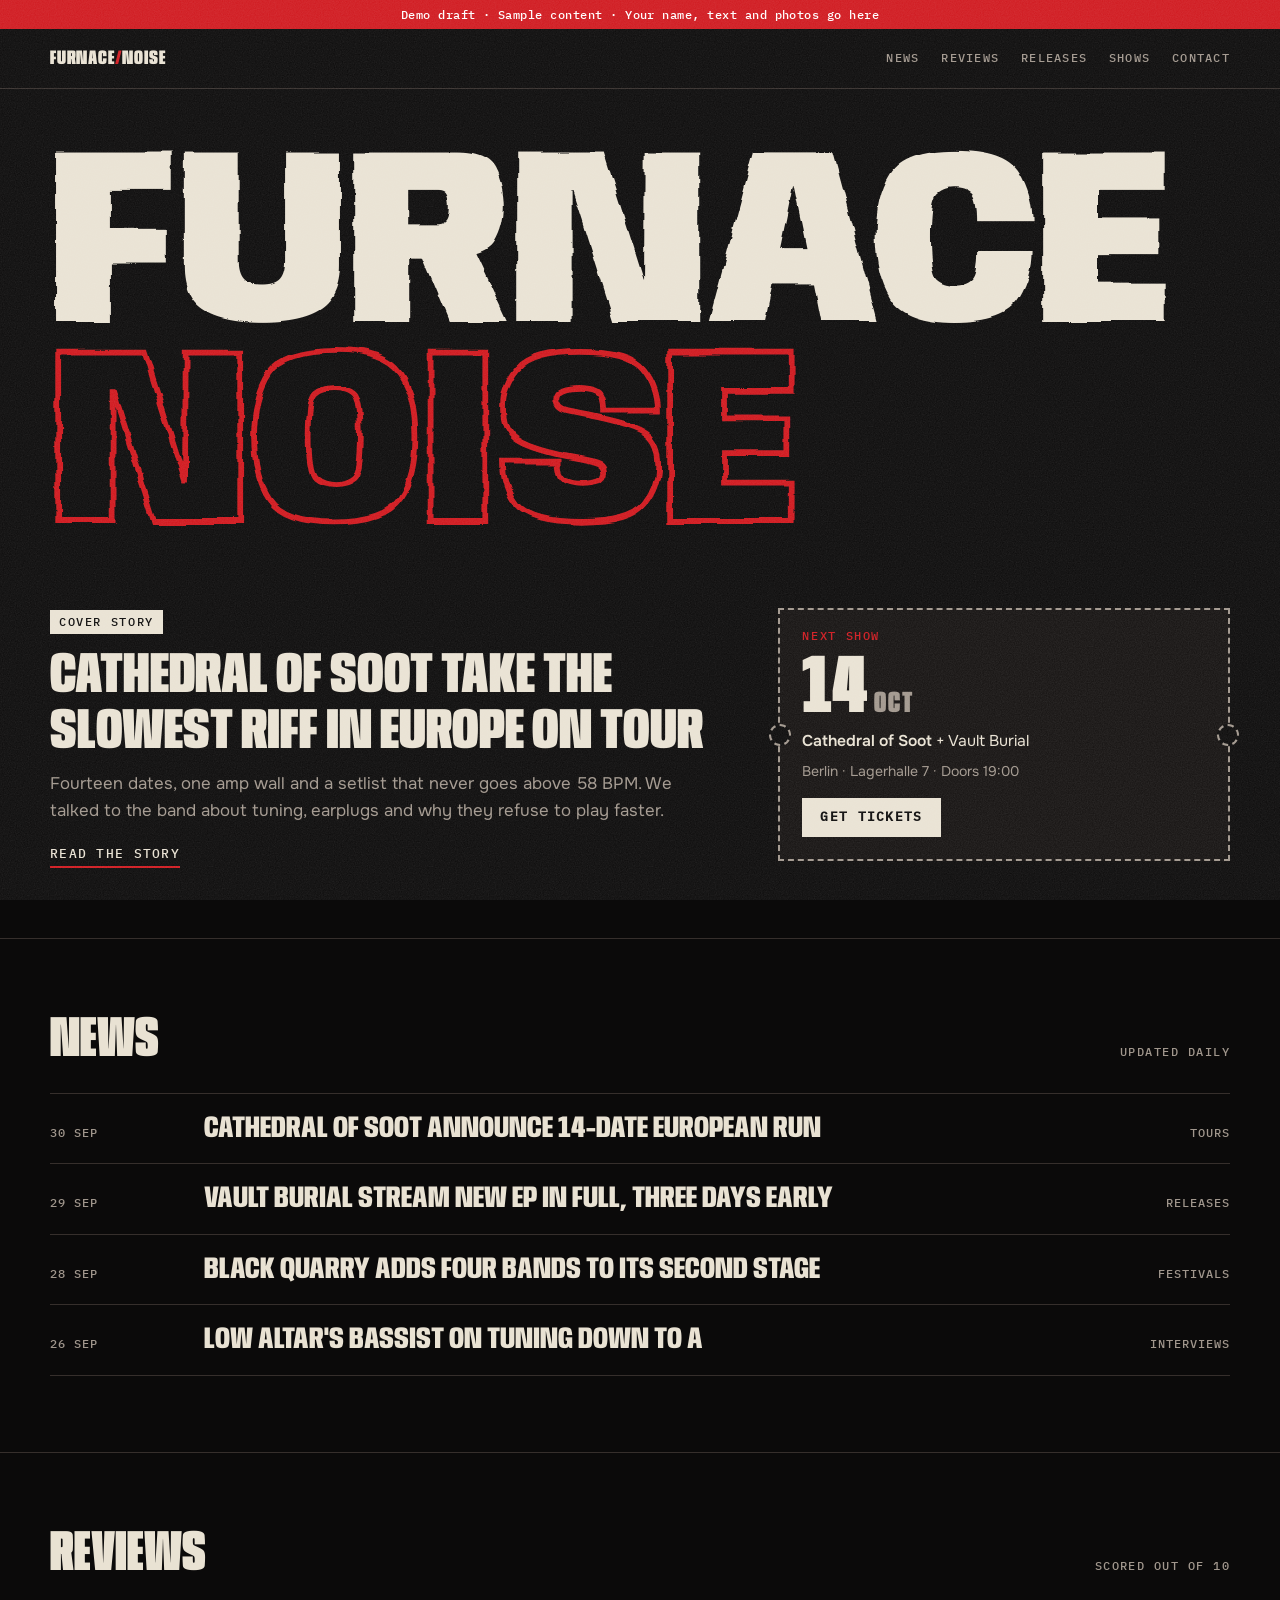
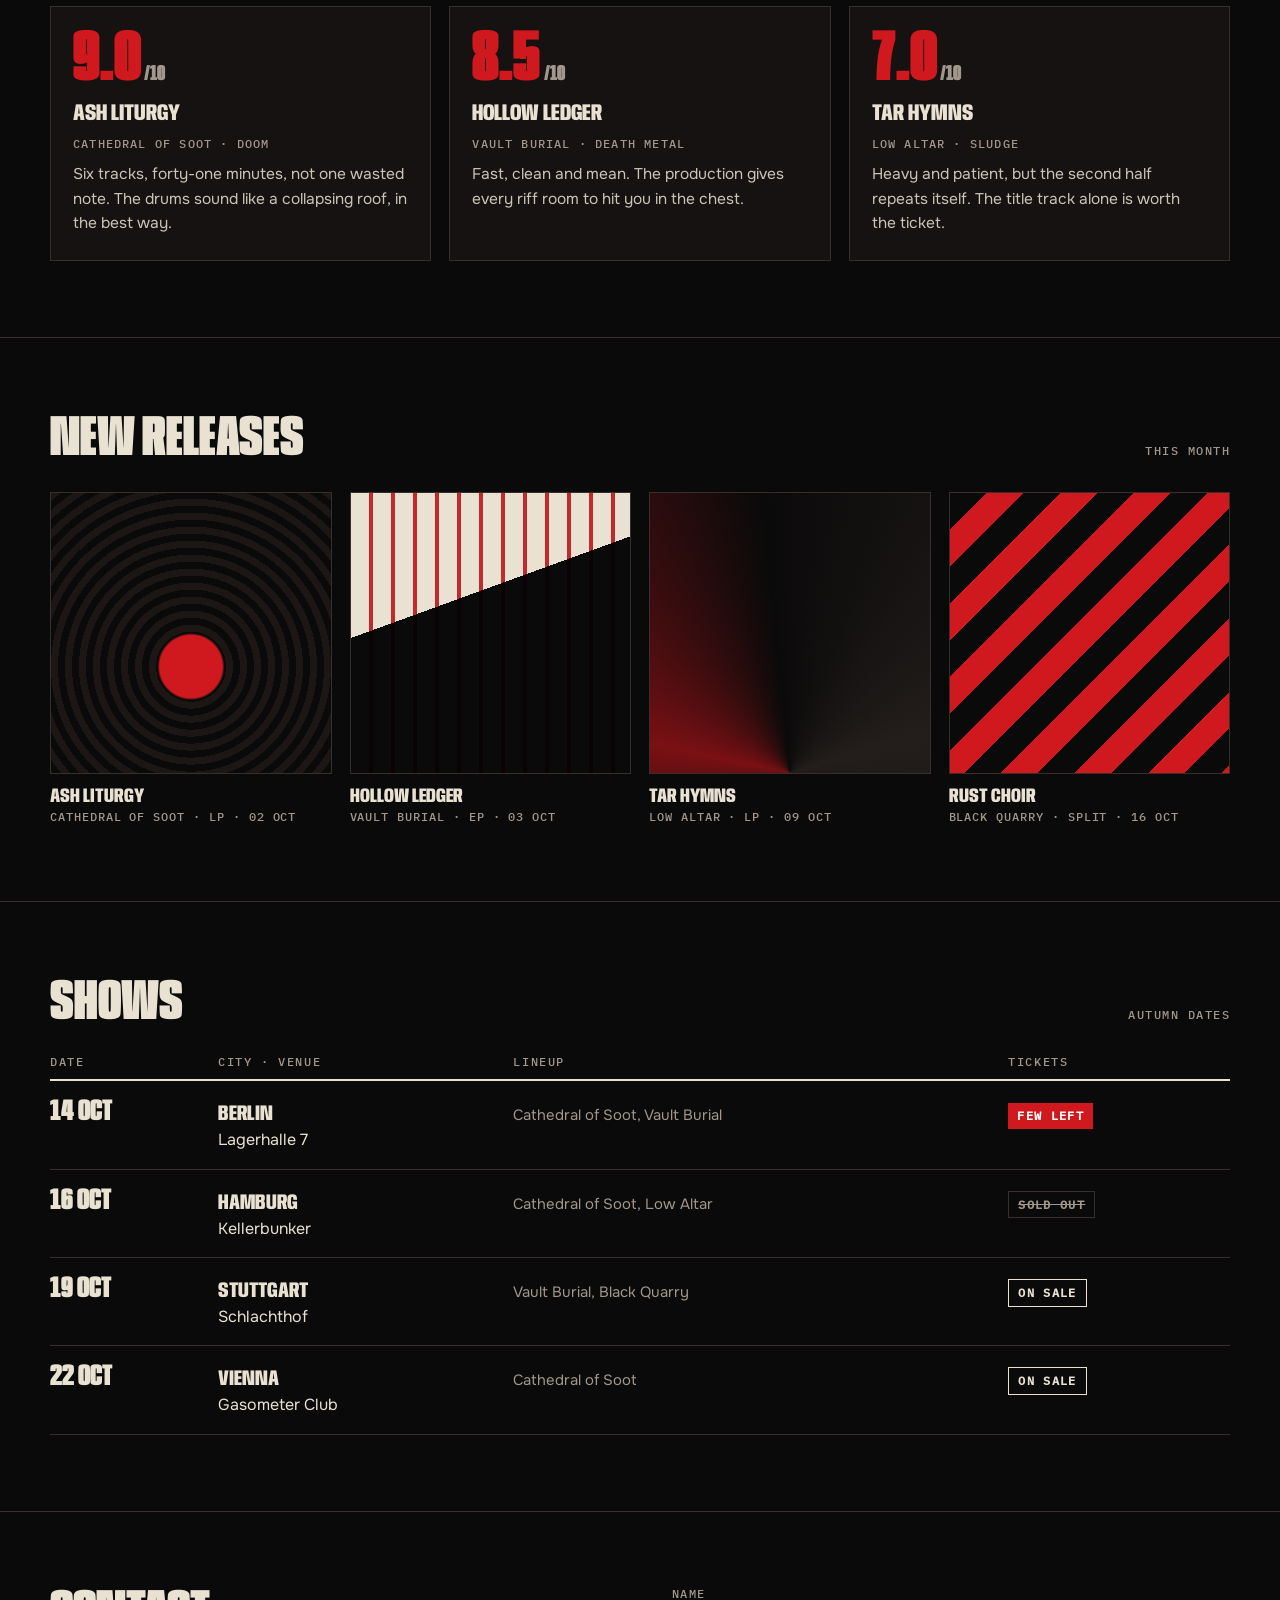
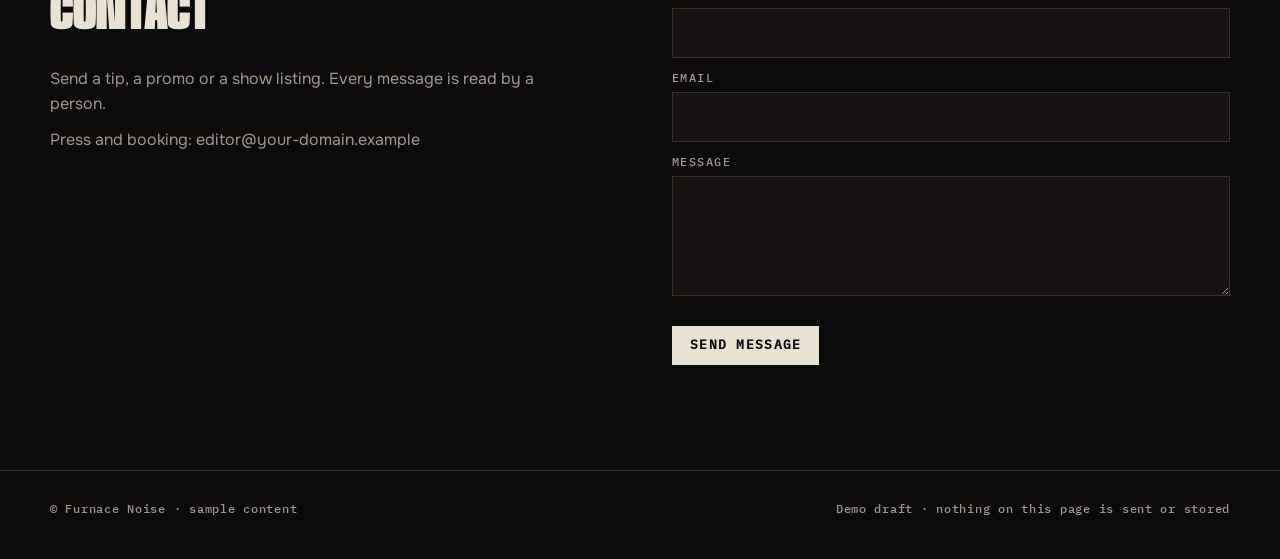
<file: metal/index.html>
<!doctype html>
<html lang="en">
<head>
<meta charset="utf-8">
<meta name="viewport" content="width=device-width, initial-scale=1">
<meta name="robots" content="noindex, nofollow">
<title>Furnace Noise – heavy metal news, reviews and shows (demo draft)</title>
<meta name="description" content="Homepage draft for a heavy metal site. Sample content only.">
<link rel="stylesheet" href="../fonts/fonts.css">
<style>
  :root {
    --soot:#0b0a0a; --coal:#151211; --ash:#231e1c; --line:#362f2c;
    --bone:#e9e2d3; --smoke:#a1978d; --blood:#d0191f; --blood-deep:#7a1014;
    --display:'Anybody','Arial Narrow',Impact,sans-serif;
    --body:'Onest',system-ui,sans-serif;
    --mono:'IBM Plex Mono',ui-monospace,monospace;
  }
  * { box-sizing:border-box; }
  html { scroll-behavior:smooth; }
  @media (prefers-reduced-motion: reduce) { html { scroll-behavior:auto; } }
  body { margin:0; background:var(--soot); color:var(--bone); font:400 1rem/1.6 var(--body); -webkit-font-smoothing:antialiased; }
  body::after { content:""; position:fixed; inset:0; pointer-events:none; z-index:50; opacity:.11; mix-blend-mode:screen;
    background-image:url("data:image/svg+xml;utf8,<svg xmlns='http://www.w3.org/2000/svg' width='220' height='220'><filter id='n'><feTurbulence type='fractalNoise' baseFrequency='.85' numOctaves='2' stitchTiles='stitch'/><feColorMatrix values='0 0 0 0 1  0 0 0 0 1  0 0 0 0 1  0 0 0 .9 0'/></filter><rect width='100%' height='100%' filter='url(%23n)'/></svg>"); }
  a { color:inherit; }
  :focus-visible { outline:2px solid var(--bone); outline-offset:3px; }
  .skip { position:absolute; left:-999px; top:0; background:var(--bone); color:var(--soot); padding:8px 14px; z-index:100; }
  .skip:focus { left:0; }
  .wrap { width:min(1180px,100% - 32px); margin-inline:auto; }

  .demo { background:var(--blood); color:#fff; font:500 .74rem/1.3 var(--mono); letter-spacing:.04em; text-align:center; padding:7px 16px; }

  header.top { border-bottom:1px solid var(--line); }
  header.top .wrap { display:flex; align-items:center; justify-content:space-between; gap:16px; flex-wrap:wrap; padding:14px 0; }
  .logo { font:900 1.25rem/1 var(--display); font-stretch:60%; letter-spacing:.04em; text-transform:uppercase; text-decoration:none; }
  .logo b { color:var(--blood); font-weight:900; }
  nav ul { display:flex; gap:4px 22px; flex-wrap:wrap; list-style:none; margin:0; padding:0; }
  nav a { font:500 .78rem/1 var(--mono); letter-spacing:.1em; text-transform:uppercase; text-decoration:none; color:var(--smoke); padding:8px 0; display:inline-block; border-bottom:2px solid transparent; }
  nav a:hover { color:var(--bone); border-color:var(--blood); }

  .hero { padding:clamp(28px,6vw,64px) 0 clamp(36px,6vw,72px); overflow:hidden; }
  .mark { margin:0; font:900 clamp(4rem,19.5vw,16.2rem)/.8 var(--display); font-stretch:92%; text-transform:uppercase; letter-spacing:-.01em; filter:url(#rip); }
  .mark span { display:block; }
  .mark .hollow { color:transparent; -webkit-text-stroke:clamp(2px,.45vw,6px) var(--blood); }
  .hero-grid { display:grid; grid-template-columns:1.5fr 1fr; gap:clamp(20px,4vw,56px); margin-top:clamp(28px,5vw,56px); align-items:start; }
  .tag { display:inline-block; font:500 .72rem/1 var(--mono); letter-spacing:.14em; text-transform:uppercase; color:var(--soot); background:var(--bone); padding:6px 9px; }
  .lead h2 { margin:14px 0 10px; font:900 clamp(2rem,4.6vw,3.6rem)/.98 var(--display); font-stretch:62%; text-transform:uppercase; }
  .lead p { margin:0 0 16px; color:var(--smoke); max-width:58ch; font-size:1.05rem; }
  .more { font:500 .8rem/1 var(--mono); letter-spacing:.1em; text-transform:uppercase; text-decoration:none; border-bottom:2px solid var(--blood); padding-bottom:4px; }
  .more:hover { color:var(--blood); }

  .stub { border:2px dashed var(--smoke); padding:20px 22px 22px; position:relative; background:var(--coal); }
  .stub::before, .stub::after { content:""; position:absolute; top:50%; width:18px; height:18px; border-radius:50%; background:var(--soot); border:2px dashed var(--smoke); }
  .stub::before { left:-11px; transform:translateY(-50%); }
  .stub::after { right:-11px; transform:translateY(-50%); }
  .stub .k { font:500 .72rem/1 var(--mono); letter-spacing:.14em; text-transform:uppercase; color:var(--blood); }
  .stub .d { font:900 clamp(3.2rem,7vw,5.2rem)/.9 var(--display); font-stretch:55%; margin:10px 0 2px; text-transform:uppercase; }
  .stub .d small { font-size:.36em; letter-spacing:.06em; color:var(--smoke); margin-left:.2em; }
  .stub p { margin:0; font-size:.98rem; }
  .stub p.b { color:var(--smoke); font-size:.88rem; margin-top:6px; }
  .btn { display:inline-block; margin-top:16px; background:var(--bone); color:var(--soot); font:700 .8rem/1 var(--mono); letter-spacing:.1em; text-transform:uppercase; padding:13px 18px; text-decoration:none; border:0; cursor:pointer; border-radius:0; }
  .btn:hover { background:var(--blood); color:#fff; }

  section.block { padding:clamp(40px,6vw,76px) 0; border-top:1px solid var(--line); }
  .sh { display:flex; align-items:baseline; justify-content:space-between; gap:16px; flex-wrap:wrap; margin-bottom:26px; }
  .sh h2 { margin:0; font:900 clamp(2.2rem,5vw,3.6rem)/.9 var(--display); font-stretch:55%; text-transform:uppercase; }
  .sh span { font:500 .76rem/1 var(--mono); letter-spacing:.12em; text-transform:uppercase; color:var(--smoke); }

  .news { list-style:none; margin:0; padding:0; }
  .news li { display:grid; grid-template-columns:132px 1fr auto; gap:6px 22px; align-items:baseline; padding:18px 0; border-top:1px solid var(--line); }
  .news li:last-child { border-bottom:1px solid var(--line); }
  .news time, .news .cat { font:500 .76rem/1.4 var(--mono); letter-spacing:.08em; text-transform:uppercase; color:var(--smoke); }
  .news a { font:800 clamp(1.25rem,2.6vw,1.9rem)/1.1 var(--display); font-stretch:70%; text-transform:uppercase; text-decoration:none; }
  .news a:hover { color:var(--blood); }

  .reviews { display:grid; grid-template-columns:repeat(3,1fr); gap:18px; }
  .rev { border:1px solid var(--line); background:var(--coal); padding:22px 22px 24px; display:flex; flex-direction:column; gap:10px; }
  .rev .score { font:900 4.6rem/.85 var(--display); font-stretch:50%; color:var(--blood); }
  .rev .score small { font-size:.3em; color:var(--smoke); margin-left:.15em; }
  .rev h3 { margin:0; font:800 1.45rem/1.05 var(--display); font-stretch:70%; text-transform:uppercase; }
  .rev .by { font:500 .74rem/1.3 var(--mono); letter-spacing:.1em; text-transform:uppercase; color:var(--smoke); }
  .rev p { margin:0; color:var(--bone); opacity:.86; font-size:.97rem; }

  .releases { display:grid; grid-template-columns:repeat(4,1fr); gap:18px; }
  .rel .cover { aspect-ratio:1; position:relative; overflow:hidden; border:1px solid var(--line); }
  .rel .cover i { position:absolute; inset:0; }
  .c1 { background:radial-gradient(circle at 50% 62%,#d0191f 0 14%,transparent 15%), repeating-radial-gradient(circle at 50% 62%,#0b0a0a 0 7px,#1c1615 7px 14px); }
  .c2 { background:linear-gradient(160deg,#e9e2d3 0 38%,#0b0a0a 38% 100%); }
  .c2 i { background:repeating-linear-gradient(90deg,transparent 0 18px,rgba(208,25,31,.9) 18px 22px); mix-blend-mode:multiply; }
  .c3 { background:conic-gradient(from 210deg at 50% 100%,#0b0a0a,#7a1014,#0b0a0a 40%,#231e1c 62%,#0b0a0a); }
  .c4 { background:#d0191f; }
  .c4 i { background:repeating-linear-gradient(135deg,#0b0a0a 0 26px,transparent 26px 52px); }
  .rel h3 { margin:12px 0 0; font:800 1.25rem/1.05 var(--display); font-stretch:70%; text-transform:uppercase; }
  .rel p { margin:2px 0 0; font:500 .74rem/1.4 var(--mono); letter-spacing:.08em; text-transform:uppercase; color:var(--smoke); }

  .shows { width:100%; border-collapse:collapse; }
  .shows th { text-align:left; font:500 .72rem/1 var(--mono); letter-spacing:.14em; text-transform:uppercase; color:var(--smoke); padding:0 12px 12px 0; border-bottom:2px solid var(--bone); }
  .shows td { padding:16px 12px 16px 0; border-bottom:1px solid var(--line); vertical-align:baseline; }
  .shows .dt { font:900 1.9rem/1 var(--display); font-stretch:55%; white-space:nowrap; }
  .shows .city { font:800 1.35rem/1.1 var(--display); font-stretch:70%; text-transform:uppercase; }
  .shows .bands { color:var(--smoke); font-size:.93rem; }
  .st { font:700 .72rem/1 var(--mono); letter-spacing:.12em; text-transform:uppercase; padding:7px 9px; display:inline-block; white-space:nowrap; }
  .st.sold { color:var(--smoke); border:1px solid var(--line); text-decoration:line-through; }
  .st.few { background:var(--blood); color:#fff; }
  .st.open { border:1px solid var(--bone); }

  .contact { display:grid; grid-template-columns:1fr 1fr; gap:clamp(24px,5vw,72px); }
  .contact p { color:var(--smoke); max-width:44ch; margin:0 0 10px; }
  form { display:grid; gap:14px; }
  label { font:500 .74rem/1 var(--mono); letter-spacing:.12em; text-transform:uppercase; color:var(--smoke); display:grid; gap:8px; }
  input, textarea { font:400 1rem/1.4 var(--body); color:var(--bone); background:var(--coal); border:1px solid var(--line); border-radius:0; padding:13px 14px; width:100%; }
  input:focus-visible, textarea:focus-visible { outline:2px solid var(--blood); outline-offset:0; border-color:var(--blood); }
  textarea { min-height:120px; resize:vertical; }
  #note { font:500 .8rem/1.4 var(--mono); color:var(--blood); min-height:1.2em; margin:0; }

  footer { border-top:1px solid var(--line); padding:28px 0 40px; color:var(--smoke); font:500 .76rem/1.6 var(--mono); letter-spacing:.06em; }
  footer .wrap { display:flex; justify-content:space-between; gap:12px 24px; flex-wrap:wrap; }

  @media (max-width:900px) {
    .hero-grid { grid-template-columns:1fr; }
    .reviews { grid-template-columns:1fr; }
    .releases { grid-template-columns:repeat(2,1fr); }
    .contact { grid-template-columns:1fr; }
  }
  @media (max-width:640px) {
    .news li { grid-template-columns:1fr; }
    .news .cat { display:none; }
    .shows thead { display:none; }
    .shows, .shows tbody, .shows tr, .shows td { display:block; }
    .shows tr { padding:16px 0; border-bottom:1px solid var(--line); }
    .shows td { border:0; padding:2px 0; }
    .shows td.tk { padding-top:8px; }
  }
</style>
</head>
<body>
<a class="skip" href="#main">Skip to content</a>

<svg width="0" height="0" style="position:absolute" aria-hidden="true" focusable="false">
  <filter id="rip" x="-5%" y="-10%" width="110%" height="120%">
    <feTurbulence id="rip-noise" type="fractalNoise" baseFrequency="0.011 0.045" numOctaves="2" seed="7" result="n"/>
    <feDisplacementMap id="rip-map" in="SourceGraphic" in2="n" scale="16" xChannelSelector="R" yChannelSelector="G"/>
  </filter>
</svg>

<div class="demo">Demo draft · Sample content · Your name, text and photos go here</div>

<header class="top">
  <div class="wrap">
    <a class="logo" href="#top">Furnace<b>/</b>Noise</a>
    <nav aria-label="Main">
      <ul>
        <li><a href="#news">News</a></li>
        <li><a href="#reviews">Reviews</a></li>
        <li><a href="#releases">Releases</a></li>
        <li><a href="#shows">Shows</a></li>
        <li><a href="#contact">Contact</a></li>
      </ul>
    </nav>
  </div>
</header>

<main id="main">
  <section class="hero" id="top">
    <div class="wrap">
      <h1 class="mark" id="mark" aria-label="Furnace Noise"><span>Furnace</span><span class="hollow">Noise</span></h1>
      <div class="hero-grid">
        <article class="lead">
          <span class="tag">Cover story</span>
          <h2>Cathedral of Soot take the slowest riff in Europe on tour</h2>
          <p>Fourteen dates, one amp wall and a setlist that never goes above 58 BPM. We talked to the band about tuning, earplugs and why they refuse to play faster.</p>
          <a class="more" href="#news">Read the story</a>
        </article>
        <aside class="stub" aria-label="Next show">
          <div class="k">Next show</div>
          <div class="d">14<small>OCT</small></div>
          <p><strong>Cathedral of Soot</strong> + Vault Burial</p>
          <p class="b">Berlin · Lagerhalle 7 · Doors 19:00</p>
          <a class="btn" href="#shows">Get tickets</a>
        </aside>
      </div>
    </div>
  </section>

  <section class="block" id="news">
    <div class="wrap">
      <div class="sh"><h2>News</h2><span>Updated daily</span></div>
      <ul class="news">
        <li><time datetime="2026-09-30">30 Sep</time><a href="#">Cathedral of Soot announce 14-date European run</a><span class="cat">Tours</span></li>
        <li><time datetime="2026-09-29">29 Sep</time><a href="#">Vault Burial stream new EP in full, three days early</a><span class="cat">Releases</span></li>
        <li><time datetime="2026-09-28">28 Sep</time><a href="#">Black Quarry adds four bands to its second stage</a><span class="cat">Festivals</span></li>
        <li><time datetime="2026-09-26">26 Sep</time><a href="#">Low Altar's bassist on tuning down to A</a><span class="cat">Interviews</span></li>
      </ul>
    </div>
  </section>

  <section class="block" id="reviews">
    <div class="wrap">
      <div class="sh"><h2>Reviews</h2><span>Scored out of 10</span></div>
      <div class="reviews">
        <article class="rev"><div class="score">9.0<small>/10</small></div><h3>Ash Liturgy</h3><div class="by">Cathedral of Soot · Doom</div><p>Six tracks, forty-one minutes, not one wasted note. The drums sound like a collapsing roof, in the best way.</p></article>
        <article class="rev"><div class="score">8.5<small>/10</small></div><h3>Hollow Ledger</h3><div class="by">Vault Burial · Death metal</div><p>Fast, clean and mean. The production gives every riff room to hit you in the chest.</p></article>
        <article class="rev"><div class="score">7.0<small>/10</small></div><h3>Tar Hymns</h3><div class="by">Low Altar · Sludge</div><p>Heavy and patient, but the second half repeats itself. The title track alone is worth the ticket.</p></article>
      </div>
    </div>
  </section>

  <section class="block" id="releases">
    <div class="wrap">
      <div class="sh"><h2>New releases</h2><span>This month</span></div>
      <div class="releases">
        <article class="rel"><div class="cover c1"><i></i></div><h3>Ash Liturgy</h3><p>Cathedral of Soot · LP · 02 Oct</p></article>
        <article class="rel"><div class="cover c2"><i></i></div><h3>Hollow Ledger</h3><p>Vault Burial · EP · 03 Oct</p></article>
        <article class="rel"><div class="cover c3"><i></i></div><h3>Tar Hymns</h3><p>Low Altar · LP · 09 Oct</p></article>
        <article class="rel"><div class="cover c4"><i></i></div><h3>Rust Choir</h3><p>Black Quarry · Split · 16 Oct</p></article>
      </div>
    </div>
  </section>

  <section class="block" id="shows">
    <div class="wrap">
      <div class="sh"><h2>Shows</h2><span>Autumn dates</span></div>
      <table class="shows">
        <thead><tr><th scope="col">Date</th><th scope="col">City · Venue</th><th scope="col">Lineup</th><th scope="col">Tickets</th></tr></thead>
        <tbody>
          <tr><td class="dt">14 OCT</td><td><div class="city">Berlin</div>Lagerhalle 7</td><td class="bands">Cathedral of Soot, Vault Burial</td><td class="tk"><span class="st few">Few left</span></td></tr>
          <tr><td class="dt">16 OCT</td><td><div class="city">Hamburg</div>Kellerbunker</td><td class="bands">Cathedral of Soot, Low Altar</td><td class="tk"><span class="st sold">Sold out</span></td></tr>
          <tr><td class="dt">19 OCT</td><td><div class="city">Stuttgart</div>Schlachthof</td><td class="bands">Vault Burial, Black Quarry</td><td class="tk"><span class="st open">On sale</span></td></tr>
          <tr><td class="dt">22 OCT</td><td><div class="city">Vienna</div>Gasometer Club</td><td class="bands">Cathedral of Soot</td><td class="tk"><span class="st open">On sale</span></td></tr>
        </tbody>
      </table>
    </div>
  </section>

  <section class="block" id="contact">
    <div class="wrap contact">
      <div>
        <div class="sh"><h2>Contact</h2></div>
        <p>Send a tip, a promo or a show listing. Every message is read by a person.</p>
        <p>Press and booking: editor@your-domain.example</p>
      </div>
      <form id="form" novalidate>
        <label>Name<input name="name" autocomplete="name"></label>
        <label>Email<input name="email" type="email" autocomplete="email"></label>
        <label>Message<textarea name="msg"></textarea></label>
        <div><button class="btn" type="submit">Send message</button></div>
        <p id="note" role="status"></p>
      </form>
    </div>
  </section>
</main>

<footer>
  <div class="wrap"><span>© Furnace Noise · sample content</span><span>Demo draft · nothing on this page is sent or stored</span></div>
</footer>

<script>
(function () {
  var mark = document.getElementById('mark');
  var noise = document.getElementById('rip-noise'), map = document.getElementById('rip-map');
  var calm = window.matchMedia('(prefers-reduced-motion: reduce)').matches;
  var base = 6;
  function fit() {
    var fs = parseFloat(getComputedStyle(mark).fontSize);
    base = fs * 0.03;
    noise.setAttribute('baseFrequency', (0.011 * 272 / fs).toFixed(4) + ' ' + (0.045 * 272 / fs).toFixed(4));
    map.setAttribute('scale', base.toFixed(2));
  }
  function burst(ms) {
    if (calm) return;
    var t0 = performance.now(), seeds = [3, 11, 19, 27, 7];
    (function step(now) {
      var p = (now - t0) / ms;
      if (p >= 1) { noise.setAttribute('seed', 7); map.setAttribute('scale', base.toFixed(2)); return; }
      noise.setAttribute('seed', seeds[Math.floor(p * seeds.length)]);
      map.setAttribute('scale', (base * (1 + 1.6 * (1 - p))).toFixed(2));
      setTimeout(function () { requestAnimationFrame(step); }, 70);
    })(t0);
  }
  fit();
  window.addEventListener('resize', fit);
  burst(700);
  mark.addEventListener('mouseenter', function () { burst(450); });
  document.getElementById('form').addEventListener('submit', function (e) {
    e.preventDefault();
    document.getElementById('note').textContent = 'Demo only: nothing was sent.';
  });
})();
</script>
</body>
</html>
</file>
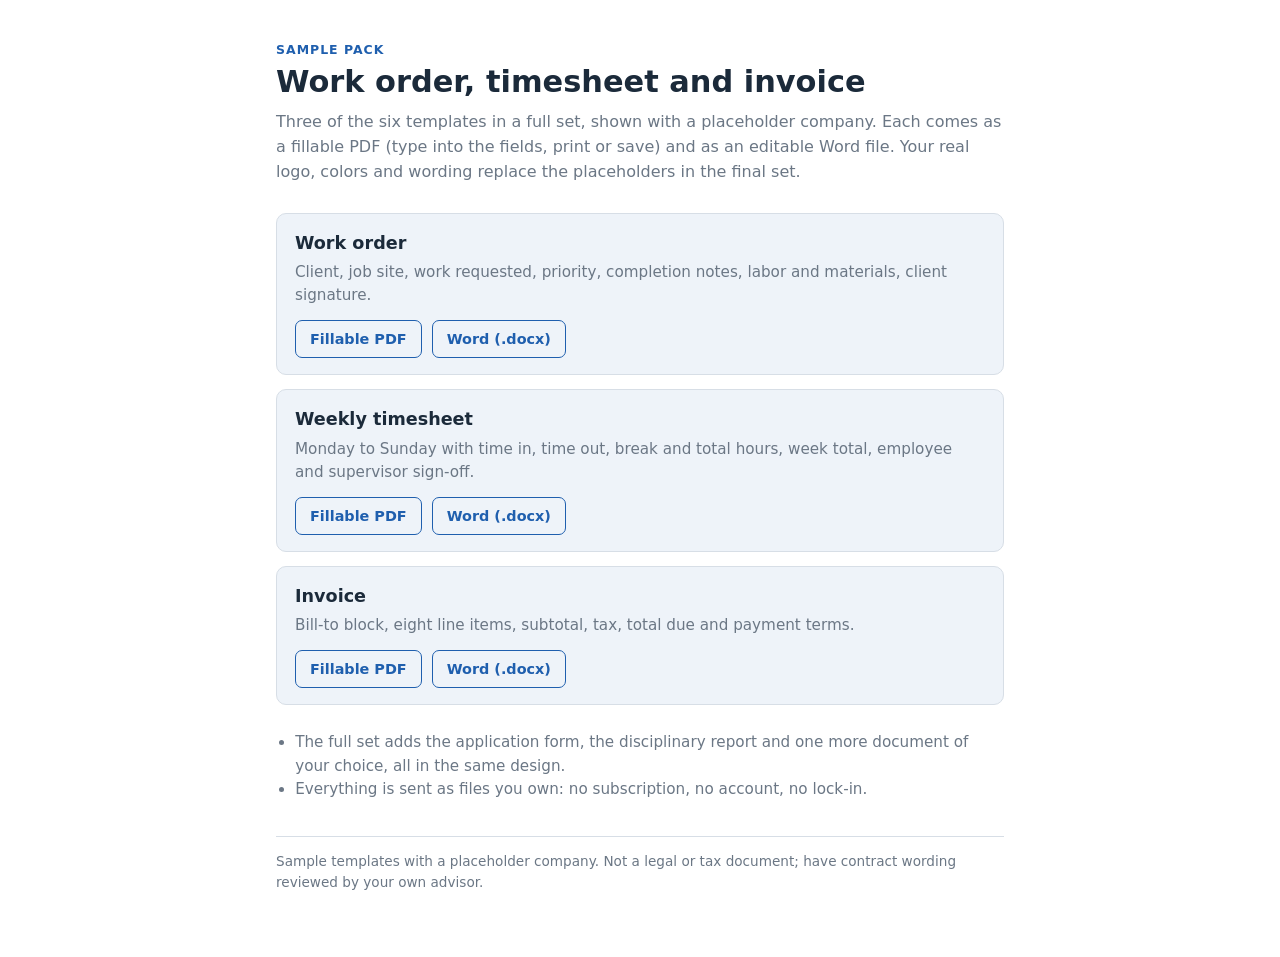
<file: vorlagen/index.html>
<!doctype html>
<html lang="en">
<head>
<meta charset="utf-8">
<meta name="viewport" content="width=device-width, initial-scale=1">
<meta name="robots" content="noindex, nofollow">
<title>Business document templates – sample pack</title>
<style>
  :root { --ink:#1b2a3a; --mute:#6b7785; --line:#d7dee6; --acc:#1f5fae; --band:#eef3f9; --bg:#ffffff; }
  @media (prefers-color-scheme: dark) {
    :root { --ink:#e8eef5; --mute:#9aa7b5; --line:#2c3947; --acc:#6aa6ee; --band:#18222e; --bg:#0f1720; }
  }
  * { box-sizing: border-box; }
  body { margin:0; background:var(--bg); color:var(--ink); font:16px/1.55 system-ui,-apple-system,"Segoe UI",Roboto,sans-serif; }
  main { max-width: 760px; margin: 0 auto; padding: 40px 16px 64px; }
  .eyebrow { color:var(--acc); font-weight:700; font-size:.78rem; letter-spacing:.08em; text-transform:uppercase; }
  h1 { font-size:1.9rem; line-height:1.2; margin:.3rem 0 .6rem; }
  p.lead { color:var(--mute); margin:0 0 28px; }
  .grid { display:grid; gap:14px; }
  .card { border:1px solid var(--line); border-radius:10px; padding:16px 18px; background:var(--band); }
  .card h2 { margin:0 0 4px; font-size:1.1rem; }
  .card p { margin:0 0 12px; color:var(--mute); font-size:.95rem; }
  .links a { display:inline-block; margin-right:10px; padding:7px 14px; border-radius:7px; border:1px solid var(--acc); color:var(--acc); text-decoration:none; font-weight:600; font-size:.9rem; }
  .links a:hover, .links a:focus-visible { background:var(--acc); color:var(--bg); outline:none; }
  ul { margin:26px 0 0; padding-left:1.2rem; color:var(--mute); font-size:.95rem; }
  footer { margin-top:34px; color:var(--mute); font-size:.85rem; border-top:1px solid var(--line); padding-top:14px; }
</style>
</head>
<body>
<main>
  <div class="eyebrow">Sample pack</div>
  <h1>Work order, timesheet and invoice</h1>
  <p class="lead">Three of the six templates in a full set, shown with a placeholder company. Each comes as a fillable PDF (type into the fields, print or save) and as an editable Word file. Your real logo, colors and wording replace the placeholders in the final set.</p>

  <div class="grid">
    <section class="card">
      <h2>Work order</h2>
      <p>Client, job site, work requested, priority, completion notes, labor and materials, client signature.</p>
      <div class="links"><a href="work-order.pdf">Fillable PDF</a><a href="work-order.docx">Word (.docx)</a></div>
    </section>
    <section class="card">
      <h2>Weekly timesheet</h2>
      <p>Monday to Sunday with time in, time out, break and total hours, week total, employee and supervisor sign-off.</p>
      <div class="links"><a href="timesheet.pdf">Fillable PDF</a><a href="timesheet.docx">Word (.docx)</a></div>
    </section>
    <section class="card">
      <h2>Invoice</h2>
      <p>Bill-to block, eight line items, subtotal, tax, total due and payment terms.</p>
      <div class="links"><a href="invoice.pdf">Fillable PDF</a><a href="invoice.docx">Word (.docx)</a></div>
    </section>
  </div>

  <ul>
    <li>The full set adds the application form, the disciplinary report and one more document of your choice, all in the same design.</li>
    <li>Everything is sent as files you own: no subscription, no account, no lock-in.</li>
  </ul>

  <footer>Sample templates with a placeholder company. Not a legal or tax document; have contract wording reviewed by your own advisor.</footer>
</main>
</body>
</html>
</file>
<file: fonts/fonts.css>
/* latin-ext */
@font-face {
  font-family: 'Anybody';
  font-style: normal;
  font-weight: 300 900;
  font-stretch: 50% 150%;
  font-display: swap;
  src: url(Anybody-300-900-latin-ext.woff2) format('woff2');
  unicode-range: U+0100-02BA, U+02BD-02C5, U+02C7-02CC, U+02CE-02D7, U+02DD-02FF, U+0304, U+0308, U+0329, U+1D00-1DBF, U+1E00-1E9F, U+1EF2-1EFF, U+2020, U+20A0-20AB, U+20AD-20C0, U+2113, U+2C60-2C7F, U+A720-A7FF;
}
/* latin */
@font-face {
  font-family: 'Anybody';
  font-style: normal;
  font-weight: 300 900;
  font-stretch: 50% 150%;
  font-display: swap;
  src: url(Anybody-300-900-latin.woff2) format('woff2');
  unicode-range: U+0000-00FF, U+0131, U+0152-0153, U+02BB-02BC, U+02C6, U+02DA, U+02DC, U+0304, U+0308, U+0329, U+2000-206F, U+20AC, U+2122, U+2191, U+2193, U+2212, U+2215, U+FEFF, U+FFFD;
}
/* latin-ext */
@font-face {
  font-family: 'IBM Plex Mono';
  font-style: normal;
  font-weight: 400;
  font-display: swap;
  src: url(IBMPlexMono-400-latin-ext.woff2) format('woff2');
  unicode-range: U+0100-02BA, U+02BD-02C5, U+02C7-02CC, U+02CE-02D7, U+02DD-02FF, U+0304, U+0308, U+0329, U+1D00-1DBF, U+1E00-1E9F, U+1EF2-1EFF, U+2020, U+20A0-20AB, U+20AD-20C0, U+2113, U+2C60-2C7F, U+A720-A7FF;
}
/* latin */
@font-face {
  font-family: 'IBM Plex Mono';
  font-style: normal;
  font-weight: 400;
  font-display: swap;
  src: url(IBMPlexMono-400-latin.woff2) format('woff2');
  unicode-range: U+0000-00FF, U+0131, U+0152-0153, U+02BB-02BC, U+02C6, U+02DA, U+02DC, U+0304, U+0308, U+0329, U+2000-206F, U+20AC, U+2122, U+2191, U+2193, U+2212, U+2215, U+FEFF, U+FFFD;
}
/* latin-ext */
@font-face {
  font-family: 'IBM Plex Mono';
  font-style: normal;
  font-weight: 500;
  font-display: swap;
  src: url(IBMPlexMono-500-latin-ext.woff2) format('woff2');
  unicode-range: U+0100-02BA, U+02BD-02C5, U+02C7-02CC, U+02CE-02D7, U+02DD-02FF, U+0304, U+0308, U+0329, U+1D00-1DBF, U+1E00-1E9F, U+1EF2-1EFF, U+2020, U+20A0-20AB, U+20AD-20C0, U+2113, U+2C60-2C7F, U+A720-A7FF;
}
/* latin */
@font-face {
  font-family: 'IBM Plex Mono';
  font-style: normal;
  font-weight: 500;
  font-display: swap;
  src: url(IBMPlexMono-500-latin.woff2) format('woff2');
  unicode-range: U+0000-00FF, U+0131, U+0152-0153, U+02BB-02BC, U+02C6, U+02DA, U+02DC, U+0304, U+0308, U+0329, U+2000-206F, U+20AC, U+2122, U+2191, U+2193, U+2212, U+2215, U+FEFF, U+FFFD;
}
/* latin-ext */
@font-face {
  font-family: 'Onest';
  font-style: normal;
  font-weight: 400;
  font-display: swap;
  src: url(Onest-400-latin-ext.woff2) format('woff2');
  unicode-range: U+0100-02BA, U+02BD-02C5, U+02C7-02CC, U+02CE-02D7, U+02DD-02FF, U+0304, U+0308, U+0329, U+1D00-1DBF, U+1E00-1E9F, U+1EF2-1EFF, U+2020, U+20A0-20AB, U+20AD-20C0, U+2113, U+2C60-2C7F, U+A720-A7FF;
}
/* latin */
@font-face {
  font-family: 'Onest';
  font-style: normal;
  font-weight: 400;
  font-display: swap;
  src: url(Onest-400-latin.woff2) format('woff2');
  unicode-range: U+0000-00FF, U+0131, U+0152-0153, U+02BB-02BC, U+02C6, U+02DA, U+02DC, U+0304, U+0308, U+0329, U+2000-206F, U+20AC, U+2122, U+2191, U+2193, U+2212, U+2215, U+FEFF, U+FFFD;
}
/* latin-ext */
@font-face {
  font-family: 'Onest';
  font-style: normal;
  font-weight: 500;
  font-display: swap;
  src: url(Onest-500-latin-ext.woff2) format('woff2');
  unicode-range: U+0100-02BA, U+02BD-02C5, U+02C7-02CC, U+02CE-02D7, U+02DD-02FF, U+0304, U+0308, U+0329, U+1D00-1DBF, U+1E00-1E9F, U+1EF2-1EFF, U+2020, U+20A0-20AB, U+20AD-20C0, U+2113, U+2C60-2C7F, U+A720-A7FF;
}
/* latin */
@font-face {
  font-family: 'Onest';
  font-style: normal;
  font-weight: 500;
  font-display: swap;
  src: url(Onest-500-latin.woff2) format('woff2');
  unicode-range: U+0000-00FF, U+0131, U+0152-0153, U+02BB-02BC, U+02C6, U+02DA, U+02DC, U+0304, U+0308, U+0329, U+2000-206F, U+20AC, U+2122, U+2191, U+2193, U+2212, U+2215, U+FEFF, U+FFFD;
}
/* latin-ext */
@font-face {
  font-family: 'Onest';
  font-style: normal;
  font-weight: 600;
  font-display: swap;
  src: url(Onest-600-latin-ext.woff2) format('woff2');
  unicode-range: U+0100-02BA, U+02BD-02C5, U+02C7-02CC, U+02CE-02D7, U+02DD-02FF, U+0304, U+0308, U+0329, U+1D00-1DBF, U+1E00-1E9F, U+1EF2-1EFF, U+2020, U+20A0-20AB, U+20AD-20C0, U+2113, U+2C60-2C7F, U+A720-A7FF;
}
/* latin */
@font-face {
  font-family: 'Onest';
  font-style: normal;
  font-weight: 600;
  font-display: swap;
  src: url(Onest-600-latin.woff2) format('woff2');
  unicode-range: U+0000-00FF, U+0131, U+0152-0153, U+02BB-02BC, U+02C6, U+02DA, U+02DC, U+0304, U+0308, U+0329, U+2000-206F, U+20AC, U+2122, U+2191, U+2193, U+2212, U+2215, U+FEFF, U+FFFD;
}
</file>
